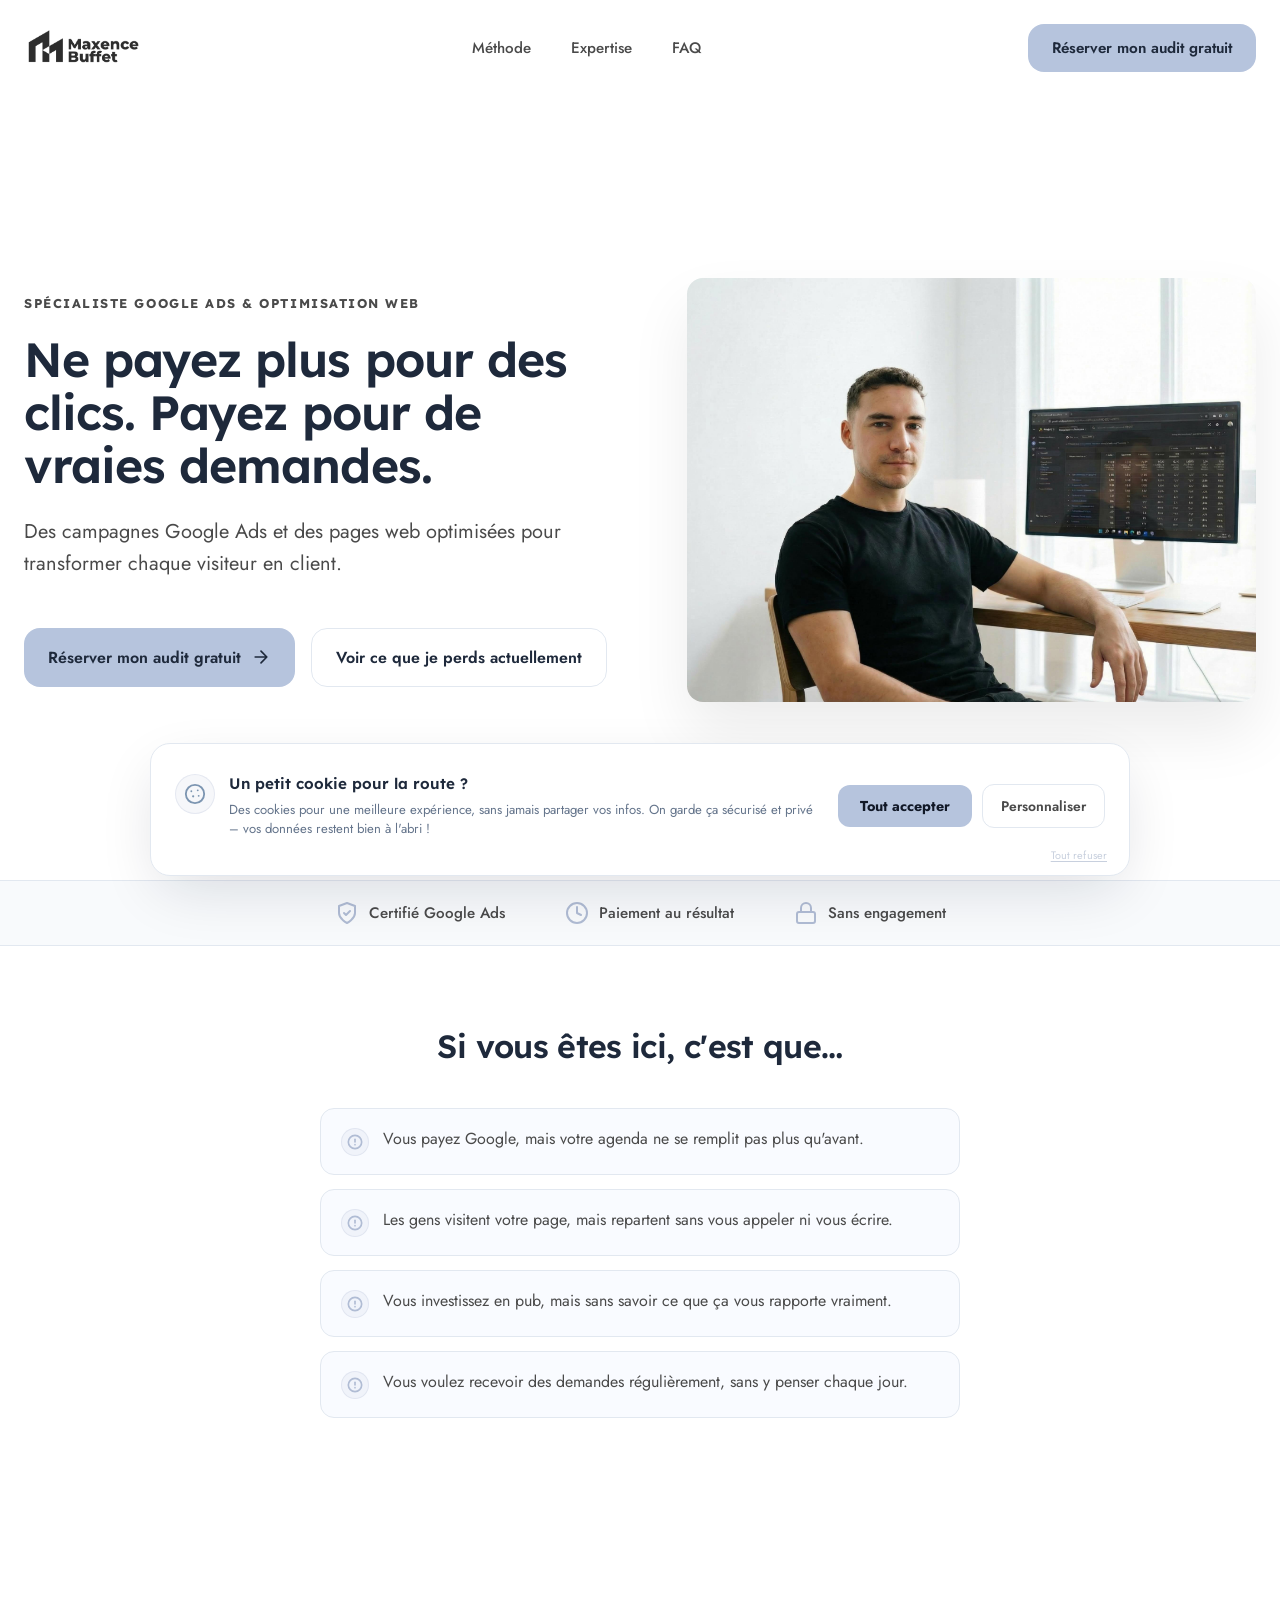
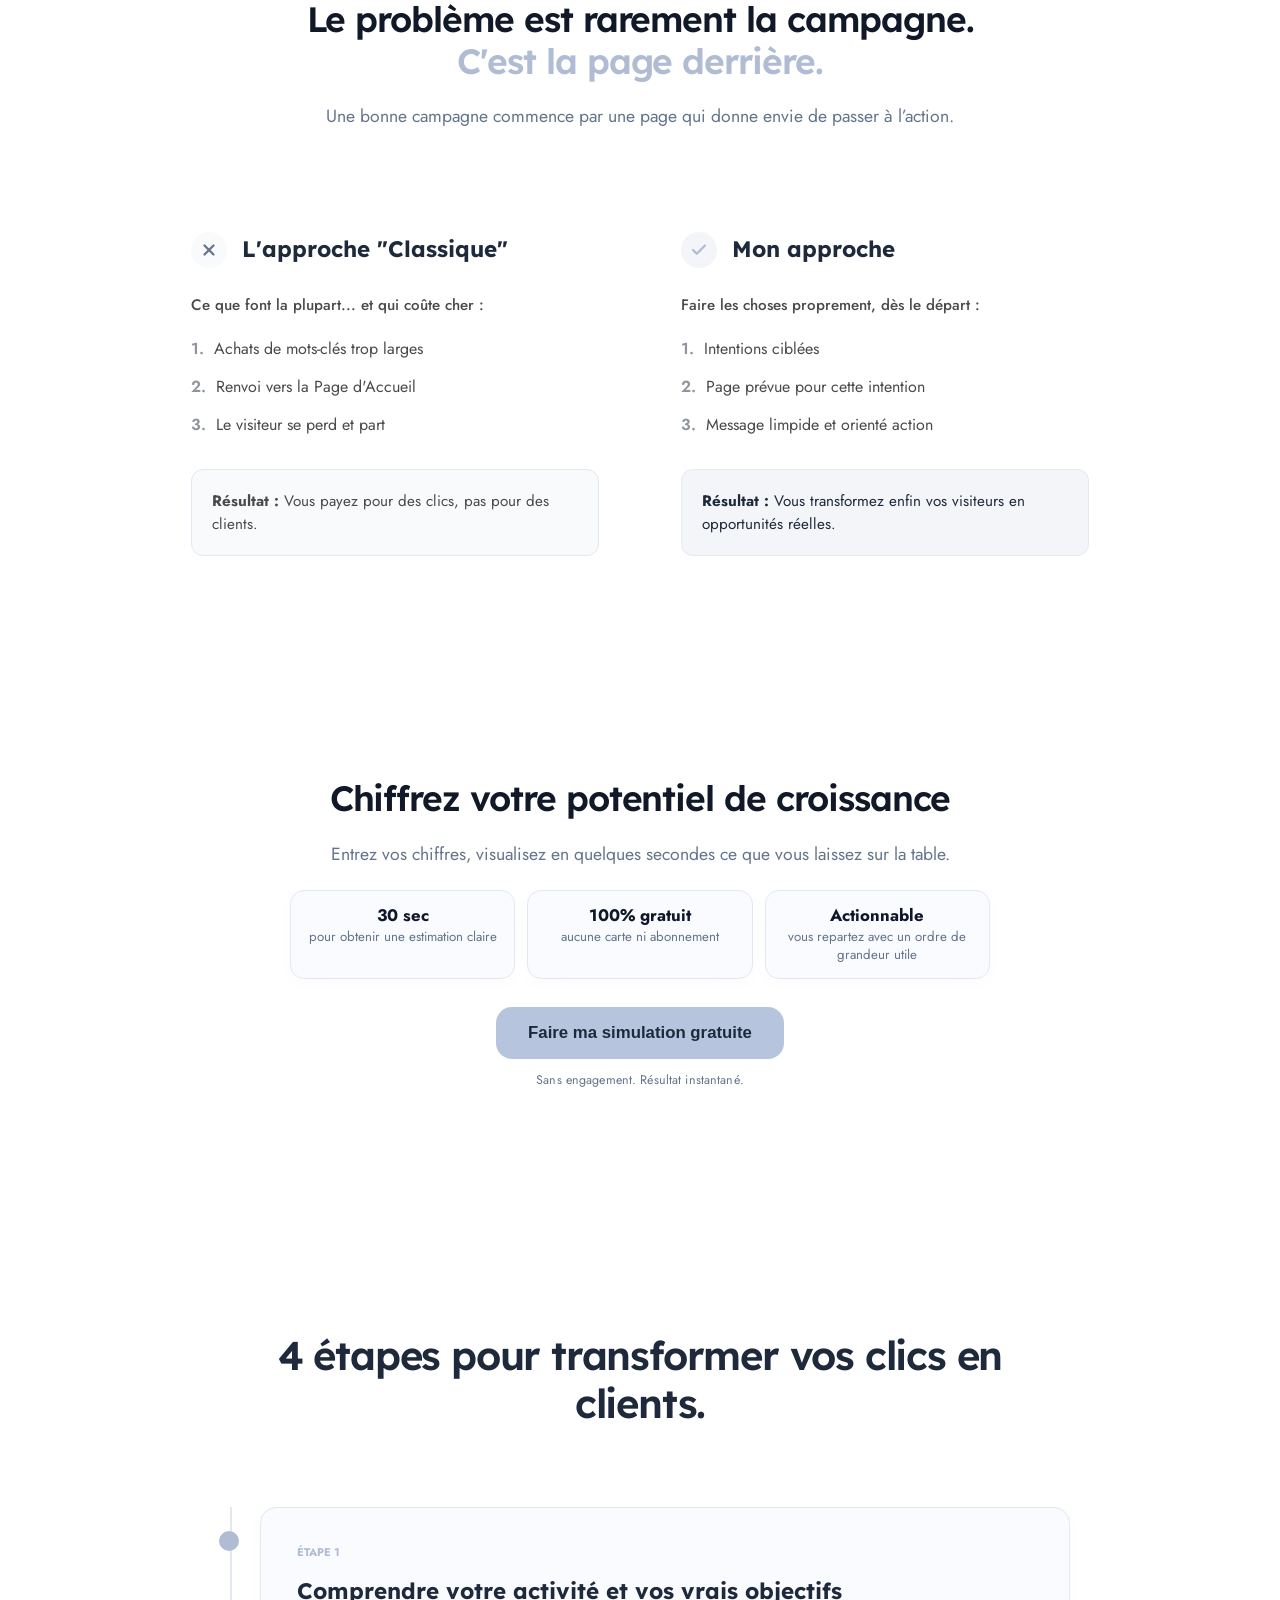
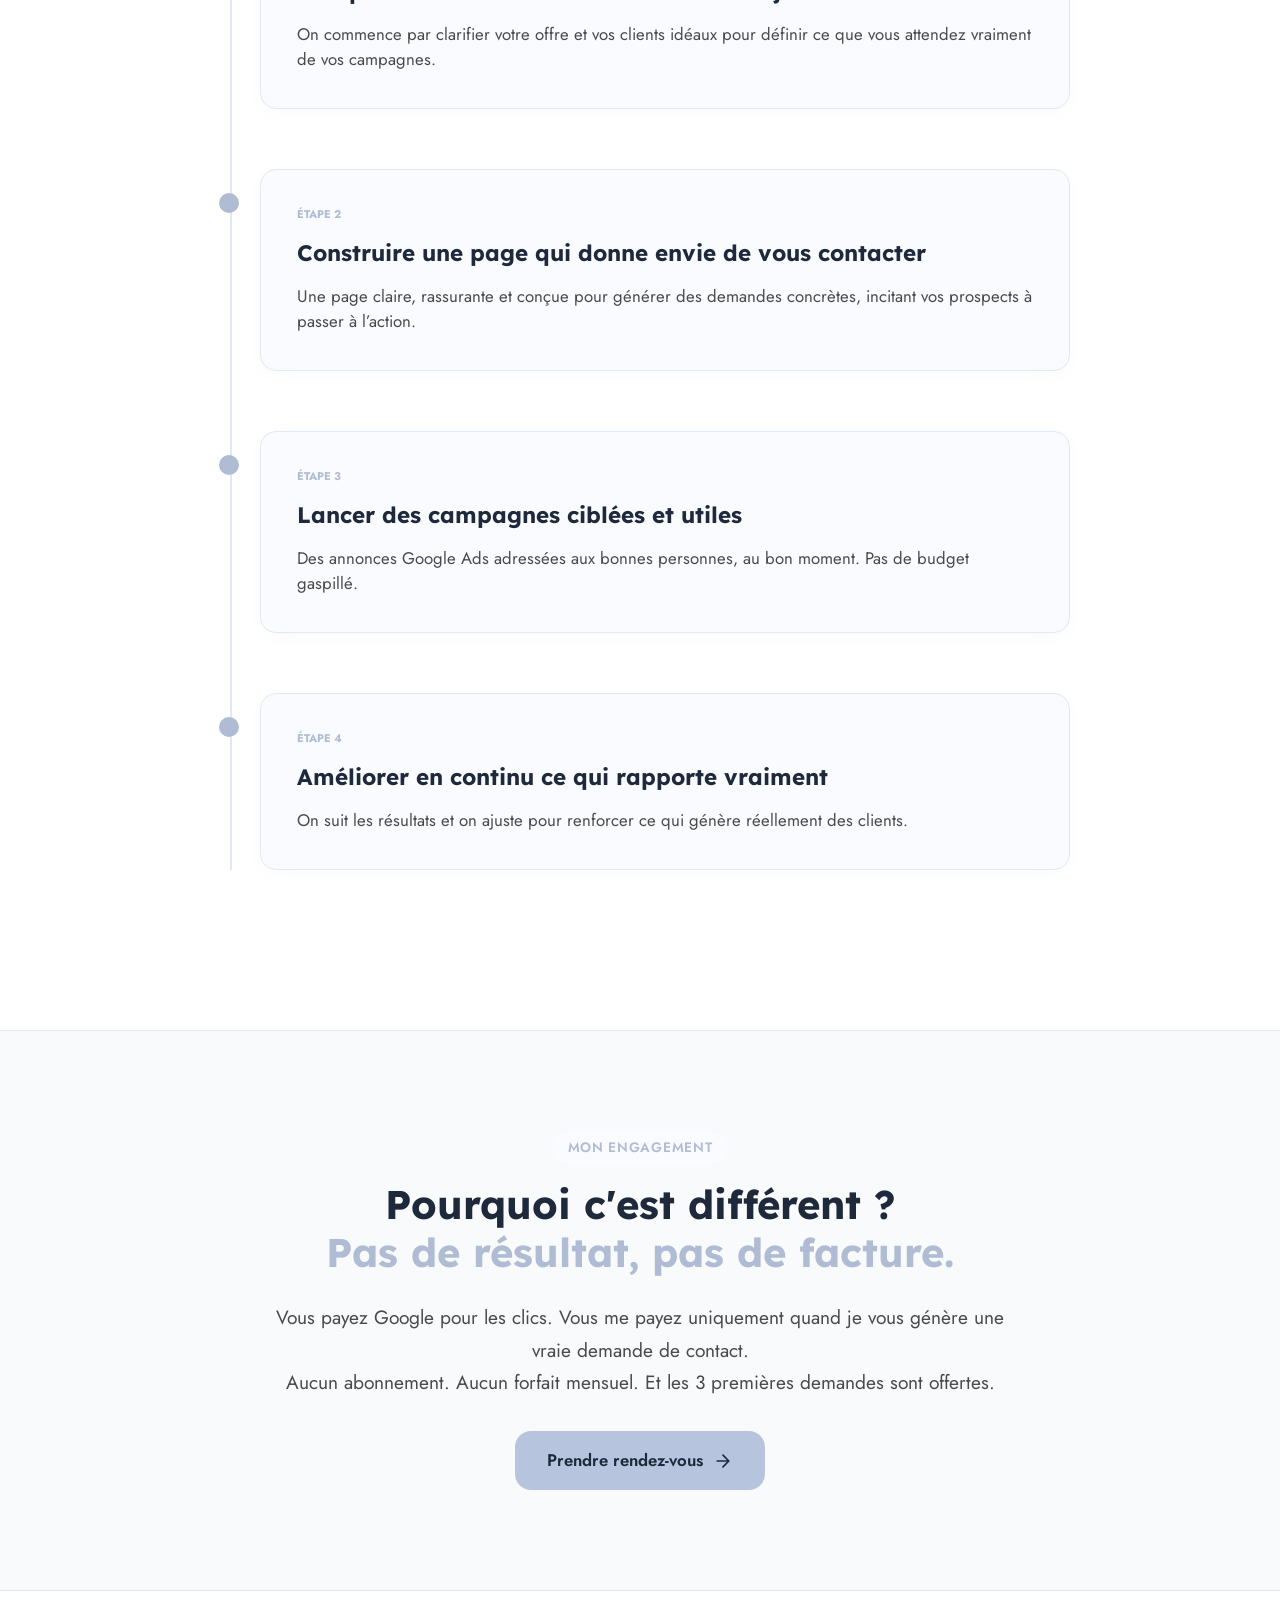
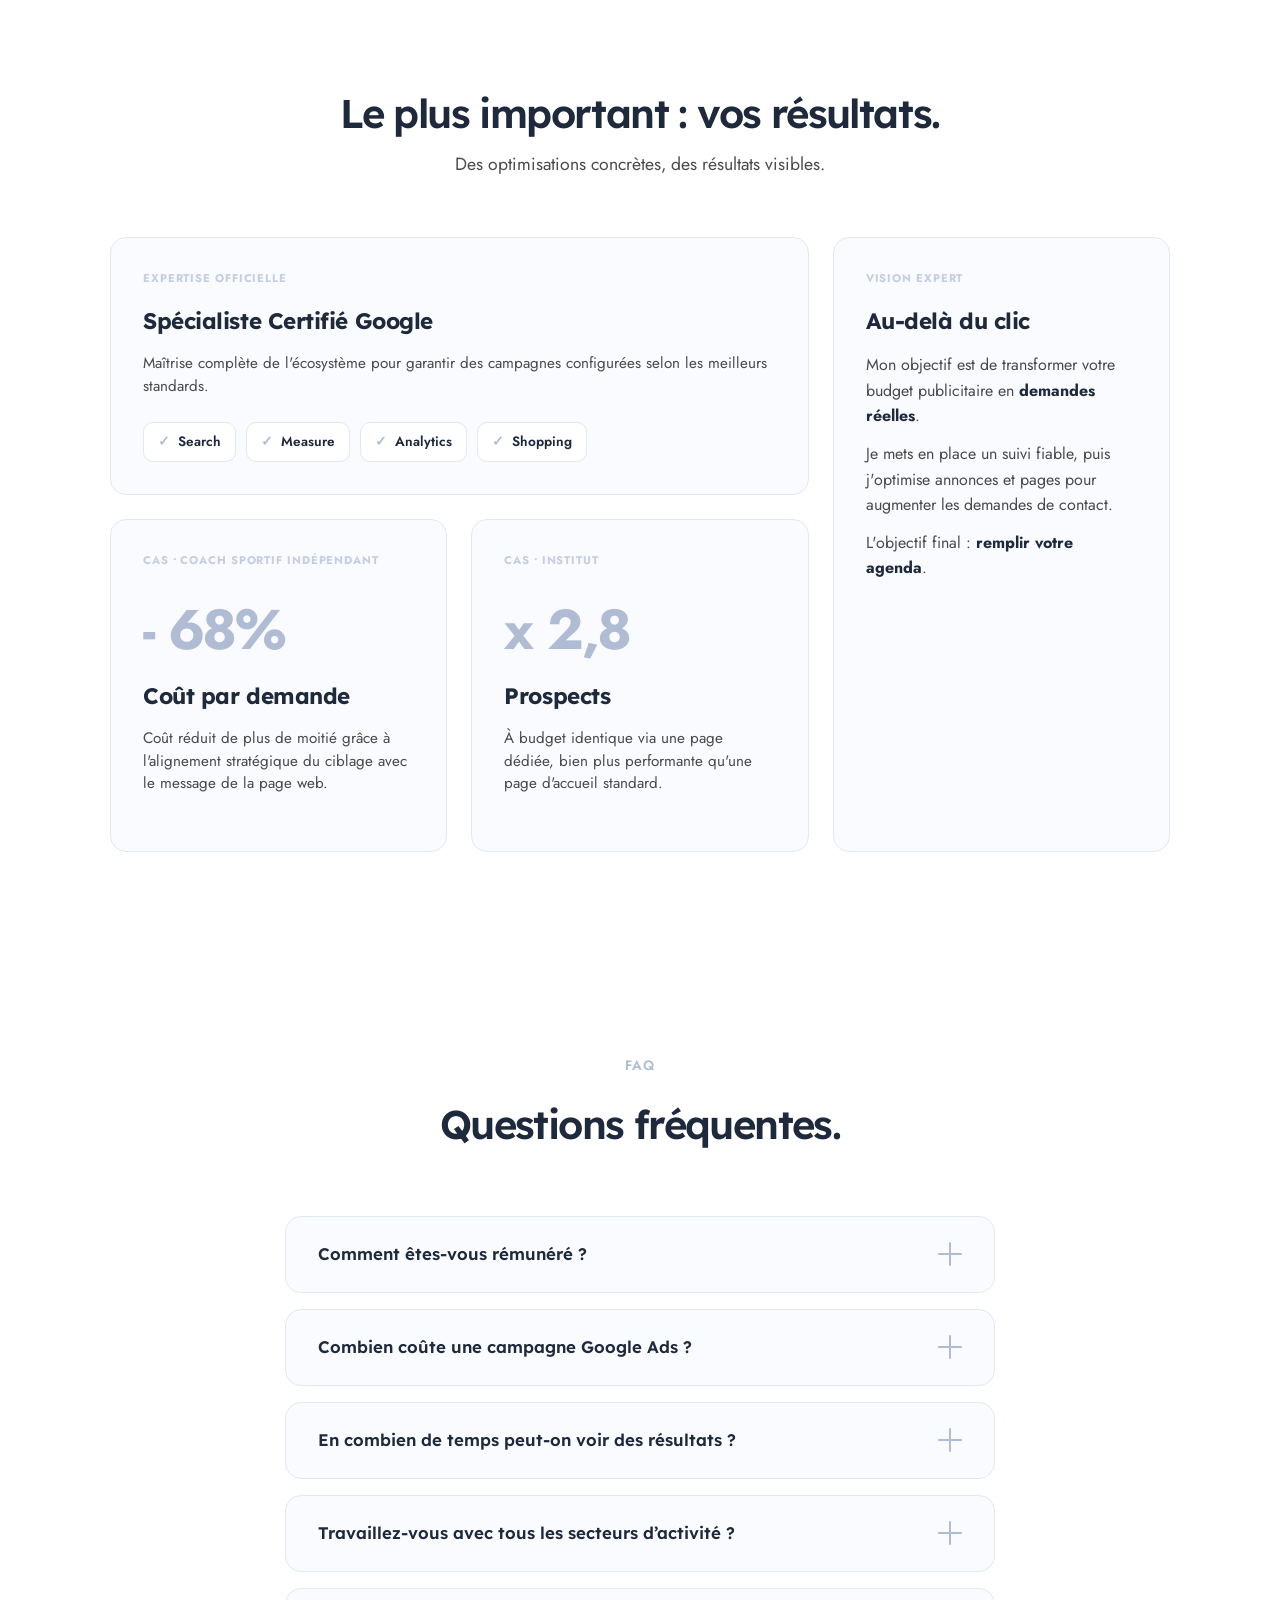
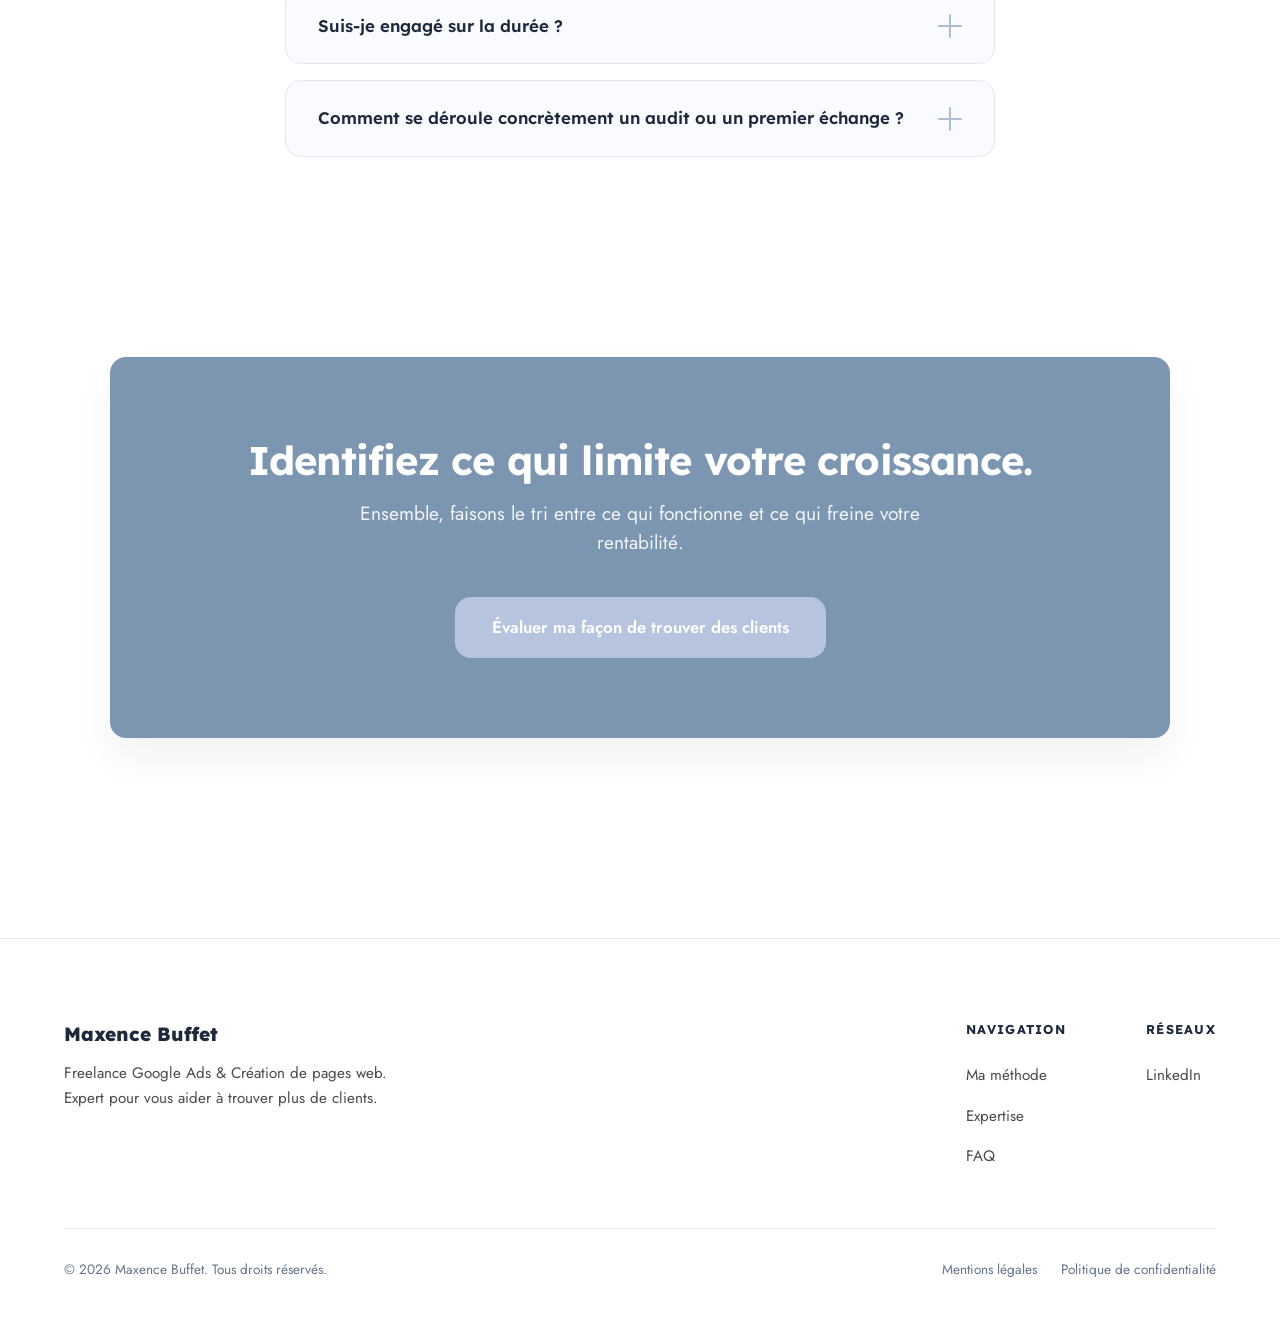
<file: index.html>
﻿<!DOCTYPE html>
<html lang="fr">

<head>
    <!-- Google Tag Manager -->
    <script>(function(w,d,s,l,i){w[l]=w[l]||[];w[l].push({'gtm.start':
    new Date().getTime(),event:'gtm.js'});var f=d.getElementsByTagName(s)[0],
    j=d.createElement(s),dl=l!='dataLayer'?'&l='+l:'';j.async=true;j.src=
    'https://www.googletagmanager.com/gtm.js?id='+i+dl;f.parentNode.insertBefore(j,f);
    })(window,document,'script','dataLayer','GTM-TQXKWZW6');</script>
    <!-- End Google Tag Manager -->
    <meta charset="UTF-8">
    <meta name="viewport" content="width=device-width, initial-scale=1.0">
    <title>Maxence Buffet - Spécialiste Google Ads & Site web</title>
    <link rel="preconnect" href="https://fonts.googleapis.com">
    <link rel="preconnect" href="https://fonts.gstatic.com" crossorigin>
    <link
        href="https://fonts.googleapis.com/css2?family=Jost:wght@400;500;600;700&family=Lexend+Deca:wght@400;500;600;700;800&display=swap"
        rel="stylesheet">
    <link rel="stylesheet" href="style.css">
    <style>
        :root {
            --primary-blue: #b0bcd4;
            /* Ton bleu signature */
            --primary-blue-light: rgba(176, 188, 212, 0.15);
            --text-main: #111111;
            --text-soft: #4a4a4a;
            --text-muted: #94a3b8;
            --bg-page: #ffffff;
            --bg-card: #f9fbff;
            --border-color: #eef2f8;
            --neutral-bg: #f8fafc;
            --radius-card: 16px;
        }

        .comparison-section {
            padding: clamp(45px, 10vw, 100px) 20px;
            max-width: 1000px;
            margin: 0 auto;
            font-family: var(--font-body);
        }

        .section-header {
            text-align: center;
            margin-bottom: clamp(40px, 8vw, 60px);
            /* FIX: Assure le centrage du bloc lui-même s'il est contraint */
            width: 100%;
            margin-left: auto;
            margin-right: auto;
        }

        .section-header h2 {
            font-size: clamp(1.8rem, 5vw, 2.5rem);
            font-weight: 600;
            letter-spacing: -0.03em;
            line-height: 1.2;
            margin-bottom: 20px;
            /* FIX: Force le centrage du texte */
            text-align: center;
            margin-left: auto;
            margin-right: auto;
        }

        /* FIX MOBILE 360px: Ajustement plus subtil */
        @media (max-width: 360px) {
            .section-header h2 .highlight-blue {
                font-size: 1.75rem;
                /* Réduction moins drastique (plus subtile) */
                white-space: nowrap;
                /* Maintient sur une ligne */
                letter-spacing: -0.02em;
                /* Aide légère à l'intégration */
            }
        }

        .highlight-blue {
            color: var(--primary-blue);
            position: relative;
            display: inline-block;
        }

        .section-intro {
            color: var(--text-soft);
            font-size: clamp(1rem, 2.5vw, 1.1rem);
            max-width: 700px;
            /* FIX: Maintient le centrage du bloc paragraphe */
            margin: 0 auto;
            line-height: 1.5;
            /* FIX: Force le centrage du texte à l'intérieur */
            text-align: center;
        }

        .comparison-container {
            display: flex;
            position: relative;
            gap: 20px;
            flex-direction: column;
            /* Mobile par défaut */
        }

        /* --- COLONNES STYLE MOBILE --- */
        .comparison-column {
            flex: 1;
            padding: 30px 20px;
            border-radius: var(--radius-card);
            border: 1px solid var(--border-color);
            position: relative;
            z-index: 2;
            transition: all 0.4s cubic-bezier(0.2, 0.8, 0.2, 1);
            background-color: var(--bg-card);
        }

        /* Mise en avant automatique du Premium sur Mobile */
        @media (max-width: 991px) {
            .comparison-column.premium {
                background-color: #ffffff;
                border-color: var(--primary-blue);
                box-shadow: 0 10px 30px rgba(176, 188, 212, 0.1);
                opacity: 1;
            }

            .comparison-column.classic {
                opacity: 0.8;
            }
        }

        /* --- LOGIQUE DESKTOP (DÈS 992px) --- */
        @media (min-width: 992px) {
            .comparison-container {
                flex-direction: row;
            }

            .comparison-divider {
                position: absolute;
                left: 50%;
                top: 40px;
                bottom: 40px;
                width: 1px;
                background-color: var(--border-color);
                transform: translateX(-50%);
                z-index: 1;
                display: block;
            }

            .comparison-column {
                background-color: transparent;
                border-color: transparent;
                opacity: 0.7;
                /* État neutre/éteint */
                padding: 40px 30px;
            }

            /* On annule le forçage premium du mobile pour le desktop */
            .comparison-column.premium {
                background-color: transparent;
                border-color: transparent;
                box-shadow: none;
            }

            /* L'effet Hover réactive le style premium au survol */
            .comparison-column:hover {
                opacity: 1;
                border-color: var(--primary-blue);
                background-color: var(--bg-page);
                transform: translateY(-8px);
                box-shadow: 0 20px 40px rgba(176, 188, 212, 0.15);
            }
        }

        /* --- ÉLÉMENTS INTERNES --- */
        .col-header {
            display: flex;
            align-items: center;
            gap: 15px;
            margin-bottom: 25px;
        }

        .icon-wrapper {
            width: 36px;
            height: 36px;
            border-radius: 50%;
            display: flex;
            align-items: center;
            justify-content: center;
            flex-shrink: 0;
        }

        .icon-bad {
            background-color: var(--neutral-bg);
            color: var(--text-muted);
        }

        .icon-good {
            background-color: var(--primary-blue-light);
            color: var(--primary-blue);
        }

        .col-title {
            font-size: clamp(1.2rem, 3vw, 1.4rem);
            font-weight: 700;
            margin: 0;
        }

        .col-subtitle {
            font-size: 0.95rem;
            color: var(--text-soft);
            margin-bottom: 20px;
            font-weight: 500;
        }

        .comparison-list {
            list-style: none;
            padding: 0;
            margin: 0 0 32px 0;
        }

        .comparison-list li {
            margin-bottom: 14px;
            color: var(--text-soft);
            display: flex;
            gap: 10px;
            font-size: 1rem;
            line-height: 1.5;
        }

        .list-number {
            font-weight: 600;
            color: var(--text-main);
            opacity: 0.5;
        }

        .result-box {
            padding: 20px;
            border-radius: 12px;
            font-size: 0.95rem;
            line-height: 1.5;
            border: 1px solid transparent;
        }

        .result-bad {
            background-color: var(--neutral-bg);
            color: var(--text-soft);
            border-color: var(--border-color);
        }

        .result-good {
            background-color: var(--primary-blue-light);
            color: var(--text-main);
            border-color: rgba(176, 188, 212, 0.2);
        }

        .animate-on-scroll {
            opacity: 0;
            transform: translateY(20px);
            transition: all 0.6s ease-out;
        }

        .is-visible {
            opacity: 1;
            transform: translateY(0);
        }
    </style>

    <style>
        /* --- VARIABLES & THÈME --- */
        :root {
            --accent-blue-brand: #a3b0c2;
            --accent-blue-vibrant: #7c95b1;
            --accent-blue-dark: #5a738f;
            --brand-cta-light: #B6C4DD;
            /* Votre couleur spécifique */
            --brand-cta-hover: #c8d4e8;
            --wa-green: #25D366;
            --text-main: #1e293b;
            --text-muted: #64748b;
            --bg-light: #f1f5f9;
            --border-color: #e2e8f0;
        }

        #section-simulation {
            background-color: transparent;
            padding: clamp(40px, 8vw, 80px) 20px;
            color: var(--text-main);
        }

        .sim-container {
            max-width: 1100px;
            margin: 0 auto;
            display: flex;
            flex-direction: column;
            align-items: center;
        }

        .sim-intro-card {
            width: 100%;
            max-width: 820px;
            background: linear-gradient(180deg, #ffffff 0%, #f8fbff 100%);
            border: 1px solid var(--border-color);
            border-radius: 24px;
            padding: clamp(24px, 4vw, 38px);
            box-shadow: 0 20px 50px -25px rgba(30, 41, 59, 0.2);
            text-align: center;
        }

        .sim-kicker {
            display: inline-block;
            font-size: 0.78rem;
            letter-spacing: 0.08em;
            text-transform: uppercase;
            color: var(--accent-blue-dark);
            background: rgba(124, 149, 177, 0.12);
            border: 1px solid rgba(124, 149, 177, 0.18);
            border-radius: 999px;
            padding: 6px 12px;
            margin-bottom: 14px;
            font-weight: 700;
        }

        .sim-proof-grid {
            display: grid;
            grid-template-columns: repeat(3, minmax(0, 1fr));
            gap: 12px;
            margin-top: 22px;
        }

        .sim-proof-item {
            background: var(--bg-card);
            border: 1px solid var(--border-color);
            border-radius: 14px;
            padding: 14px 14px;
            box-shadow: 0 4px 20px rgba(0, 0, 0, 0.02);
            transition: transform 0.25s ease, box-shadow 0.25s ease, border-color 0.25s ease;
        }

        .sim-proof-item:hover {
            transform: translateY(-2px);
            box-shadow: 0 8px 22px -6px rgba(124, 149, 177, 0.22);
            border-color: rgba(124, 149, 177, 0.5);
        }

        .sim-proof-item strong {
            display: block;
            font-size: 1.05rem;
            color: #0f172a;
            line-height: 1.2;
        }

        .sim-proof-item span {
            display: block;
            margin-top: 3px;
            font-size: 0.83rem;
            color: var(--text-muted);
            line-height: 1.35;
        }

        .sim-cta-wrap {
            margin-top: 28px;
            text-align: center;
        }

        .section-header .sim-note {
            margin-top: 12px;
            font-size: 0.78rem;
            color: var(--text-muted);
            letter-spacing: 0.01em;
        }

        /* --- EN-TÊTE --- */
        .section-header {
            text-align: center;
            max-width: 700px;
            margin-left: auto;
            margin-right: auto;
            margin-bottom: clamp(40px, 6vw, 60px);
        }

        .section-header h2 {
            font-size: clamp(1.8rem, 5vw, 2.2rem);
            font-weight: 600;
            color: #111827;
            margin-bottom: 20px;
            line-height: 1.2;
            margin-top: 0;
        }

        .section-header p {
            font-size: clamp(1rem, 3vw, 1.1rem);
            color: var(--text-muted);
            line-height: 1.6;
            margin: 0;
        }

        /* --- CARTE PRINCIPALE --- */
        .widget-wrapper {
            width: 100%;
            max-width: 680px;
            position: relative;
        }

        .calculator-card {
            background-color: #ffffff;
            border-radius: 24px;
            box-shadow: 0 20px 60px -15px rgba(0, 0, 0, 0.1);
            padding: 40px;
            border: 1px solid var(--border-color);
            overflow: hidden;
            /* Effet "Slow Motion" conservé */
            transition: transform 0.8s cubic-bezier(0.25, 0.8, 0.25, 1), box-shadow 0.8s ease;
        }

        @media (max-width: 480px) {
            .calculator-card {
                padding: 25px 20px;
            }
        }

        .calculator-card:hover {
            transform: translateY(-8px);
            box-shadow: 0 30px 80px -10px rgba(0, 0, 0, 0.15);
            border-color: #cbd5e1;
        }

        /* --- TYPO --- */
        .calc-h1 {
            font-size: clamp(1.3rem, 4vw, 1.5rem);
            font-weight: 600;
            text-align: center;
            margin-bottom: 15px;
            margin-top: 0;
        }

        .calc-sub {
            text-align: center;
            color: var(--text-muted);
            margin-bottom: 30px;
            font-size: 0.95rem;
            line-height: 1.6;
            margin-top: 0;
        }

        /* --- SLIDERS & INPUTS --- */
        .inp-group {
            margin-bottom: 20px;
            text-align: left;
        }

        .inp-label {
            display: block;
            font-size: 0.9rem;
            color: var(--text-main);
            margin-bottom: 8px;
            font-weight: 600;
        }

        .inp-field {
            width: 100%;
            padding: 14px;
            border-radius: 12px;
            border: 1px solid var(--border-color);
            font-size: 1rem;
            box-sizing: border-box;
            transition: all 0.3s ease;
        }

        .inp-field:focus {
            outline: none;
            border-color: var(--brand-cta-light);
            box-shadow: 0 0 0 4px rgba(182, 196, 221, 0.3);
        }

        .slider-box {
            background: #f8fafc;
            padding: 25px;
            border-radius: 15px;
            border: 1px solid var(--border-color);
            margin-bottom: 20px;
        }

        .flex-v-center {
            display: flex;
            align-items: center;
            gap: 15px;
        }

        @media (max-width: 400px) {
            .flex-v-center {
                flex-direction: column;
            }
        }

        input[type="range"] {
            flex-grow: 1;
            accent-color: var(--accent-blue-vibrant);
            cursor: pointer;
        }

        .adv-toggle {
            text-align: center;
            margin: 25px 0;
            cursor: pointer;
            background-color: #ffffff;
            border: 2px solid var(--border-color);
            color: #334155;
            padding: 14px 20px;
            border-radius: 12px;
            font-size: 0.95rem;
            font-weight: 600;
            display: flex;
            align-items: center;
            justify-content: center;
            gap: 10px;
            transition: all 0.2s ease;
        }

        .adv-toggle:hover {
            border-color: var(--accent-blue-vibrant);
            background-color: #f8fafc;
            transform: translateY(-2px);
        }

        .adv-content {
            display: none;
            background: #f1f5f9;
            padding: 20px;
            border-radius: 12px;
            margin-bottom: 20px;
            border: 1px solid var(--border-color);
        }

        .adv-content.open {
            display: block;
            animation: slideDown 0.3s ease;
        }

        .adv-grid {
            display: grid;
            grid-template-columns: 1fr 1fr;
            gap: 15px;
        }

        @media (max-width: 500px) {
            .adv-grid {
                grid-template-columns: 1fr;
            }

            .sim-proof-grid {
                display: flex;
                flex-wrap: wrap;
                justify-content: center;
                gap: 8px;
            }

            .sim-proof-item {
                background: rgba(124, 149, 177, 0.09);
                border: none;
                border-radius: 999px;
                padding: 7px 14px;
                display: flex;
                align-items: center;
                flex: 0 1 auto;
                text-align: left;
            }

            .sim-proof-item strong {
                display: inline;
                font-size: 0.85rem;
            }

            .sim-proof-item span {
                display: none;
            }
        }

        /* --- VISUALISATION --- */
        .visu-area {
            margin-top: 15px;
            padding: 20px 0;
            border-top: 1px solid var(--border-color);
        }

        .bar-row {
            display: flex;
            align-items: center;
            margin-bottom: 12px;
        }

        .bar-lbl {
            width: 100px;
            font-size: 0.8rem;
            color: var(--text-muted);
        }

        .bar-trk {
            flex-grow: 1;
            height: 8px;
            background: #e2e8f0;
            border-radius: 4px;
            overflow: hidden;
            margin-right: 15px;
        }

        .bar-fill {
            height: 100%;
            transition: width 0.8s ease;
        }

        .fil-cur {
            background-color: #cbd5e1;
        }

        .fil-pot {
            background-color: var(--accent-blue-vibrant);
        }

        .res-box {
            text-align: center;
            padding: 10px 0 30px 0;
            border-bottom: 2px solid var(--border-color);
        }

        .res-val {
            color: #111827;
            font-size: clamp(2rem, 8vw, 2.8rem);
            font-weight: 900;
            line-height: 1.2;
        }

        .persuasion {
            font-size: 1rem;
            line-height: 1.6;
            color: var(--text-main);
            margin: 30px 0;
            text-align: center;
        }

        /* --- CHOIX FINAUX --- */
        .choice-grid {
            display: grid;
            grid-template-columns: 1fr;
            gap: 20px;
            margin-top: 30px;
        }

        @media (min-width: 600px) {
            .choice-grid {
                grid-template-columns: 1fr 1fr;
            }
        }

        .choice-card {
            background: #fff;
            border: 1px solid var(--border-color);
            border-radius: 16px;
            padding: 25px 20px;
            text-align: center;
            display: flex;
            flex-direction: column;
            justify-content: space-between;
            transition: all 0.4s ease;
        }

        /* CONFIGURATION RESPONSIVE HOVER (Mis à jour à 430px) */

        /* Desktop (> 430px) : On garde l'animation au survol */
        @media (min-width: 431px) {
            .choice-card:hover {
                border-color: var(--accent-blue-vibrant);
                transform: translateY(-5px);
            }
        }

        /* Mobile (<= 430px) : État "activé" par défaut, sans mouvement */
        @media (max-width: 430px) {
            .choice-card {
                border-color: var(--accent-blue-vibrant);
                /* Bordure bleue active par défaut */
                box-shadow: 0 4px 15px rgba(0, 0, 0, 0.03);
                /* Légère ombre fixe */
                transform: none !important;
                /* Pas de mouvement */
            }
        }

        .btn-c-prm {
            background: var(--accent-blue-vibrant);
            color: white;
            border: none;
            padding: 14px;
            border-radius: 16px;
            font-weight: 700;
            cursor: pointer;
            display: block;
            transition: all 0.2s;
            font-size: 0.95rem;
            box-shadow: 0 4px 12px rgba(124, 149, 177, 0.3);
        }

        .btn-c-prm:hover {
            background: var(--accent-blue-dark);
            transform: scale(1.02);
        }

        .btn-c-wa {
            background: transparent;
            color: #475569;
            border: 2px solid var(--border-color);
            padding: 12px;
            border-radius: 16px;
            font-weight: 700;
            cursor: pointer;
            display: block;
            transition: all 0.2s;
            font-size: 0.9rem;
            text-decoration: none;
        }

        .btn-c-wa:hover {
            border-color: var(--wa-green);
            color: var(--wa-green);
            background: rgba(37, 211, 102, 0.05);
            transform: translateY(-1px);
        }

        /* --- MODALE DE CAPTURE --- */

        .modal-card {
            background: #fff;
            width: 100%;
            max-width: 480px;
            margin: 20px;
            border-radius: 24px;
            padding: 40px;
            position: relative;
            box-shadow: 0 25px 50px -12px rgba(0, 0, 0, 0.25);
            transform: translateY(20px);
            transition: transform 0.3s ease;
        }

        #calculator-modal {
            align-items: flex-start;
            padding: 20px 10px;
            overflow-y: auto;
        }

        #calculator-modal .calculator-modal-card {
            max-width: 620px;
            width: min(620px, 96vw);
            max-height: calc(100vh - 40px);
            overflow-y: auto;
            margin: 0 auto;
            padding: 28px 18px;
        }

        #calculator-modal .calculator-card:hover {
            transform: none;
            box-shadow: none;
            border-color: transparent;
        }

        #calculator-modal .close-modal {
            z-index: 2;
            background: #fff;
            border-radius: 999px;
            width: 36px;
            height: 36px;
            line-height: 1;
        }

        .modal-overlay.active .modal-card {
            transform: translateY(0);
        }

        .close-modal {
            position: absolute;
            top: 20px;
            right: 20px;
            background: none;
            border: none;
            font-size: 24px;
            color: var(--text-muted);
            cursor: pointer;
        }

        .btn-submit-final {
            background-color: var(--brand-cta-light);
            /* Ta couleur #B6C4DD */
            color: #111827;
            border: none;
            width: 100%;
            padding: 16px;
            border-radius: 16px;
            font-weight: 700;
            font-size: 1rem;
            cursor: pointer;
            transition: all 0.2s;
            margin-top: 10px;
        }

        .btn-submit-final:hover {
            background-color: var(--brand-cta-hover);
            transform: translateY(-2px);
        }

        /* --- ANIMATIONS --- */
        @keyframes slideDown {
            from {
                opacity: 0;
                transform: translateY(-5px);
            }

            to {
                opacity: 1;
                transform: translateY(0);
            }
        }

        /* --- TRUST BANNER --- */
        .trust-banner {
            background-color: var(--neutral-bg);
            border-top: 1px solid var(--border-color);
            border-bottom: 1px solid var(--border-color);
            padding: 20px 0;
            margin-top: -20px; /* Remonte légèrement sous le hero */
            overflow: hidden;
        }
        
        .trust-track {
            display: flex;
            justify-content: center;
            align-items: center;
            flex-wrap: wrap;
            gap: 60px; /* Augmenté de 30px à 60px pour plus d'espace sur desktop */
            max-width: 1200px;
            margin: 0 auto;
            padding: 0 20px;
        }

        .trust-item {
            display: flex;
            align-items: center;
            gap: 10px;
            font-size: 0.95rem;
            color: var(--text-soft);
            font-weight: 500;
            white-space: nowrap; /* Empêche le texte de se casser sur plusieurs lignes */
        }

        .trust-item svg {
            color: var(--primary-blue);
            flex-shrink: 0;
        }

        .duplicate-item {
            display: none; /* Cachés sur Desktop */
        }

        @keyframes marquee {
            0% { transform: translateX(0); }
            100% { transform: translateX(-50%); } /* Déplace la largeur exacte des 3 premiers éléments + gap */
        }

        @media (max-width: 768px) {
            .trust-banner {
                margin-top: 0;
                padding: 15px 0;
            }
            
            .trust-track {
                flex-wrap: nowrap;
                justify-content: flex-start;
                max-width: none;
                width: max-content; /* Permet à la piste de prendre la taille de son contenu défilant */
                margin: 0;
                padding: 0;
                gap: 40px; /* Conserve un bon espace régulier dans le défilement */
                animation: marquee 15s linear infinite;
            }
            
            .duplicate-item {
                display: flex; /* Active les doublons pour le défilement fluide */
            }

            #calculator-modal {
                padding: 12px 8px;
            }

            #calculator-modal .calculator-modal-card {
                max-height: calc(100vh - 24px);
                padding: 22px 14px;
            }
        }
    </style>
</head>

<body>
    <!-- Google Tag Manager (noscript) -->
    <noscript><iframe src="https://www.googletagmanager.com/ns.html?id=GTM-TQXKWZW6"
    height="0" width="0" style="display:none;visibility:hidden"></iframe></noscript>
    <!-- End Google Tag Manager (noscript) -->

    <!-- Navigation -->
    <header class="navbar">
        <div class="container nav-container">
            <a href="#" class="logo">
                <img src="assets/logo-maxence.png" alt="Logo Maxence Buffet" style="height: 48px; object-fit: contain;">
            </a>

            <nav class="nav-links">
                <a href="#methode">Méthode</a>
                <a href="#expertise">Expertise</a>
                <a href="#faq" class="nav-link-faq">FAQ</a>
            </nav>

            <div class="nav-actions">
                <a href="#" data-trigger="contact-modal" class="btn btn-primary btn-sm">Réserver mon audit gratuit</a>
            </div>

            <a href="#" data-trigger="contact-modal" class="btn btn-primary btn-sm mobile-cta">Mon audit gratuit</a>

            <button class="mobile-menu-btn">
                <svg width="24" height="24" viewBox="0 0 24 24" fill="none" stroke="currentColor" stroke-width="2">
                    <path d="M4 6h16M4 12h16M4 18h16" stroke-linecap="round" stroke-linejoin="round" />
                </svg>
            </button>
        </div>
    </header>

    <!-- Hero Section -->
    <section class="hero">
        <div class="container hero-container">
            <div class="hero-content">
                <span class="hero-tag">
                    <span class="desktop-only">SPÉCIALISTE GOOGLE ADS & OPTIMISATION WEB</span>
                    <span class="mobile-only">SPÉCIALISTE ADS & OPTIMISATION</span>
                </span>

                <h1 class="hero-title">
                    Ne payez plus pour des clics. Payez pour de vraies demandes.
                </h1>

                <p class="hero-description">
                    Des campagnes Google Ads et des pages web optimisées pour transformer chaque visiteur en client.
                </p>

                <div class="hero-buttons">
                    <a href="#" data-trigger="contact-modal" class="btn btn-primary">
                        Réserver mon audit gratuit
                        <svg width="20" height="20" viewBox="0 0 24 24" fill="none" stroke="currentColor"
                            stroke-width="2">
                            <path d="M5 12h14M12 5l7 7-7 7" stroke-linecap="round" stroke-linejoin="round" />
                        </svg>
                    </a>
                    <a href="#section-simulation" class="btn btn-outline">Voir ce que je perds actuellement</a>
                </div>
            </div>

            <div class="hero-image-wrapper">
                <img src="assets/hero-maxence.png" alt="Maxence à son bureau" class="main-image">
            </div>
        </div>
    </section>

    <!-- Trust Banner -->
    <div class="trust-banner">
        <div class="trust-track">
            <div class="trust-item">
                <svg width="24" height="24" viewBox="0 0 24 24" fill="none" stroke="currentColor" stroke-width="2" stroke-linecap="round" stroke-linejoin="round">
                    <path d="M12 22s8-4 8-10V5l-8-3-8 3v7c0 6 8 10 8 10z"></path>
                    <path d="M9 12l2 2 4-4"></path>
                </svg>
                <span>Certifié Google Ads</span>
            </div>
            <div class="trust-item">
                <svg width="24" height="24" viewBox="0 0 24 24" fill="none" stroke="currentColor" stroke-width="2" stroke-linecap="round" stroke-linejoin="round">
                    <circle cx="12" cy="12" r="10"></circle>
                    <polyline points="12 6 12 12 16 14"></polyline>
                </svg>
                <span>Paiement au résultat</span>
            </div>
            <div class="trust-item">
                <svg width="24" height="24" viewBox="0 0 24 24" fill="none" stroke="currentColor" stroke-width="2" stroke-linecap="round" stroke-linejoin="round">
                    <rect x="3" y="11" width="18" height="11" rx="2" ry="2"></rect>
                    <path d="M7 11V7a5 5 0 0 1 10 0v4"></path>
                </svg>
                <span>Sans engagement</span>
            </div>
            
            <!-- Copies pour le défilement infini sur mobile -->
            <div class="trust-item duplicate-item" aria-hidden="true">
                <svg width="24" height="24" viewBox="0 0 24 24" fill="none" stroke="currentColor" stroke-width="2" stroke-linecap="round" stroke-linejoin="round">
                    <path d="M12 22s8-4 8-10V5l-8-3-8 3v7c0 6 8 10 8 10z"></path>
                    <path d="M9 12l2 2 4-4"></path>
                </svg>
                <span>Certifié Google Ads</span>
            </div>
            <div class="trust-item duplicate-item" aria-hidden="true">
                <svg width="24" height="24" viewBox="0 0 24 24" fill="none" stroke="currentColor" stroke-width="2" stroke-linecap="round" stroke-linejoin="round">
                    <circle cx="12" cy="12" r="10"></circle>
                    <polyline points="12 6 12 12 16 14"></polyline>
                </svg>
                <span>Paiement au résultat</span>
            </div>
            <div class="trust-item duplicate-item" aria-hidden="true">
                <svg width="24" height="24" viewBox="0 0 24 24" fill="none" stroke="currentColor" stroke-width="2" stroke-linecap="round" stroke-linejoin="round">
                    <rect x="3" y="11" width="18" height="11" rx="2" ry="2"></rect>
                    <path d="M7 11V7a5 5 0 0 1 10 0v4"></path>
                </svg>
                <span>Sans engagement</span>
            </div>
        </div>
    </div>

    <!-- Section Problème -->
    <section class="problem-section animate-on-scroll">
        <div class="problem-container">
            <h2 class="problem-title">Si vous êtes ici, c'est que…</h2>
            <ul class="problem-list">
                <li class="problem-item">
                    <span class="problem-icon">
                        <svg width="16" height="16" viewBox="0 0 24 24" fill="none" stroke="currentColor" stroke-width="2.5" stroke-linecap="round" stroke-linejoin="round"><path d="M12 2C6.48 2 2 6.48 2 12s4.48 10 10 10 10-4.48 10-10S17.52 2 12 2z"/><line x1="12" y1="8" x2="12" y2="12"/><line x1="12" y1="16" x2="12.01" y2="16"/></svg>
                    </span>
                    <span>Vous payez Google, mais votre agenda ne se remplit pas plus qu'avant.</span>
                </li>
                <li class="problem-item">
                    <span class="problem-icon">
                        <svg width="16" height="16" viewBox="0 0 24 24" fill="none" stroke="currentColor" stroke-width="2.5" stroke-linecap="round" stroke-linejoin="round"><path d="M12 2C6.48 2 2 6.48 2 12s4.48 10 10 10 10-4.48 10-10S17.52 2 12 2z"/><line x1="12" y1="8" x2="12" y2="12"/><line x1="12" y1="16" x2="12.01" y2="16"/></svg>
                    </span>
                    <span>Les gens visitent votre page, mais repartent sans vous appeler ni vous écrire.</span>
                </li>
                <li class="problem-item">
                    <span class="problem-icon">
                        <svg width="16" height="16" viewBox="0 0 24 24" fill="none" stroke="currentColor" stroke-width="2.5" stroke-linecap="round" stroke-linejoin="round"><path d="M12 2C6.48 2 2 6.48 2 12s4.48 10 10 10 10-4.48 10-10S17.52 2 12 2z"/><line x1="12" y1="8" x2="12" y2="12"/><line x1="12" y1="16" x2="12.01" y2="16"/></svg>
                    </span>
                    <span>Vous investissez en pub, mais sans savoir ce que ça vous rapporte vraiment.</span>
                </li>
                <li class="problem-item">
                    <span class="problem-icon">
                        <svg width="16" height="16" viewBox="0 0 24 24" fill="none" stroke="currentColor" stroke-width="2.5" stroke-linecap="round" stroke-linejoin="round"><path d="M12 2C6.48 2 2 6.48 2 12s4.48 10 10 10 10-4.48 10-10S17.52 2 12 2z"/><line x1="12" y1="8" x2="12" y2="12"/><line x1="12" y1="16" x2="12.01" y2="16"/></svg>
                    </span>
                    <span class="problem-text-desktop">Vous voulez recevoir des demandes régulièrement, sans y penser chaque jour.</span><span class="problem-text-mobile">Vous voulez recevoir des demandes régulièrement, sans devoir y penser chaque jour.</span>
                </li>
            </ul>
        </div>
    </section>

    <section class="comparison-section">
        <div class="section-header animate-on-scroll">
            <h2>Le problème est rarement la campagne.<br />
                <span class="highlight-blue">C'est la page derrière.</span>
            </h2>
            <p class="section-intro">
                Une bonne campagne commence par une page qui donne envie de passer à l’action.
            </p>
        </div>

        <div class="comparison-container">
            <div class="comparison-column classic animate-on-scroll">
                <div class="col-header">
                    <div class="icon-wrapper icon-bad">
                        <svg xmlns="http://www.w3.org/2000/svg" width="18" height="18" viewBox="0 0 24 24" fill="none"
                            stroke="currentColor" stroke-width="3" stroke-linecap="round" stroke-linejoin="round">
                            <line x1="18" y1="6" x2="6" y2="18"></line>
                            <line x1="6" y1="6" x2="18" y2="18"></line>
                        </svg>
                    </div>
                    <h3 class="col-title">L'approche "Classique"</h3>
                </div>
                <p class="col-subtitle">Ce que font la plupart... et qui coûte cher :</p>
                <ul class="comparison-list">
                    <li><span class="list-number">1.</span> Achats de mots-clés trop larges</li>
                    <li><span class="list-number">2.</span> Renvoi vers la Page d'Accueil</li>
                    <li><span class="list-number">3.</span> Le visiteur se perd et part</li>
                </ul>
                <div class="result-box result-bad">
                    <strong>Résultat :</strong> Vous payez pour des clics, pas pour des clients.
                </div>
            </div>

            <div class="comparison-column premium animate-on-scroll" style="transition-delay: 0.1s;">
                <div class="col-header">
                    <div class="icon-wrapper icon-good">
                        <svg xmlns="http://www.w3.org/2000/svg" width="18" height="18" viewBox="0 0 24 24" fill="none"
                            stroke="currentColor" stroke-width="3" stroke-linecap="round" stroke-linejoin="round">
                            <polyline points="20 6 9 17 4 12"></polyline>
                        </svg>
                    </div>
                    <h3 class="col-title">Mon approche</h3>
                </div>
                <p class="col-subtitle">Faire les choses proprement, dès le départ :</p>
                <ul class="comparison-list">
                    <li><span class="list-number">1.</span> Intentions ciblées</li>
                    <li><span class="list-number">2.</span> Page prévue pour cette intention</li>
                    <li><span class="list-number">3.</span> Message limpide et orienté action</li>
                </ul>
                <div class="result-box result-good">
                    <strong>Résultat :</strong> Vous transformez enfin vos visiteurs en opportunités réelles.
                </div>
            </div>
        </div>
    </section>

    <section id="section-simulation" class="animate-on-scroll">
        <div class="sim-container">
            <div class="section-header">
                <h2>Chiffrez votre potentiel de croissance</h2>
                <p>Entrez vos chiffres, visualisez en quelques secondes ce que vous laissez sur la table.</p>
                <div class="sim-proof-grid">
                    <div class="sim-proof-item">
                        <strong>30 sec</strong>
                        <span>pour obtenir une estimation claire</span>
                    </div>
                    <div class="sim-proof-item">
                        <strong>100% gratuit</strong>
                        <span>aucune carte ni abonnement</span>
                    </div>
                    <div class="sim-proof-item">
                        <strong>Actionnable</strong>
                        <span>vous repartez avec un ordre de grandeur utile</span>
                    </div>
                </div>
                <div class="sim-cta-wrap">
                    <button class="btn btn-primary" onclick="openCalculatorModal()">Faire ma simulation gratuite</button>
                    <p class="sim-note">Sans engagement. Résultat instantané.</p>
                </div>
            </div>
        </div>

        <!-- MODALE CALCULATEUR -->
        <div id="calculator-modal" class="modal-overlay">
            <div class="modal-card calculator-modal-card">
                <button class="close-modal" onclick="closeCalculatorModal()">×</button>
                <div class="section-header" style="margin-bottom: 20px;">
                    <h2 style="font-size: 1.5rem;">Votre estimation de manque à gagner</h2>
                    <p style="font-size: 0.92rem; color: var(--text-muted);">Renseignez vos valeurs pour comparer votre revenu actuel et votre revenu potentiel.</p>
                </div>
                
                <div id="step-calculator" class="calculator-card" style="border: none; box-shadow: none; padding: 0;">
                    <div class="slider-box">
                        <label class="inp-label" style="display: flex; align-items: center; gap: 8px;">
                            <svg xmlns="http://www.w3.org/2000/svg" width="22" height="22" viewBox="0 0 24 24"
                                fill="none" stroke="currentColor" stroke-width="1.5" stroke-linecap="round"
                                stroke-linejoin="round"
                                style="color: var(--accent-blue-vibrant); filter: drop-shadow(0 2px 4px rgba(124, 149, 177, 0.15));">
                                <path d="M6 2L3 6v14a2 2 0 0 0 2 2h14a2 2 0 0 0 2-2V6l-3-4z"></path>
                                <line x1="3" y1="6" x2="21" y2="6"></line>
                                <path d="M16 10a4 4 0 0 1-8 0"></path>
                            </svg>
                            Votre panier moyen (ou LTV)
                        </label>
                        <div class="flex-v-center">
                            <input type="range" id="slider" min="10" max="2000" step="10" value="200">
                            <div style="position: relative; width: 110px;">
                                <input type="number" id="customerValue" class="inp-field" value="200"
                                    style="font-weight:700;">
                                <span
                                    style="position:absolute; right:12px; top:50%; transform:translateY(-50%); color:var(--text-muted);">€</span>
                            </div>
                        </div>
                    </div>

                    <div id="advanced-options" style="margin-top: 20px;">
                        <div class="inp-group"><label class="inp-label">Visiteurs mensuels qualifiés</label><input type="number"
                                id="traffic" class="inp-field" value="500"></div>
                        <div class="adv-grid">
                            <div class="inp-group"><label class="inp-label">Taux de conversion actuel (%)</label><input type="number"
                                    id="conversionCurrent" class="inp-field" value="1.0" step="0.1"></div>
                                <div class="inp-group"><label class="inp-label">Taux de conversion visé (%)</label><input type="number"
                                    id="conversionTarget" class="inp-field" value="4.0" step="0.1"></div>
                        </div>
                    </div>

                    <div class="visu-area">
                        <div class="bar-row">
                            <div class="bar-lbl">Revenu actuel</div>
                            <div class="bar-trk">
                                <div class="bar-fill fil-cur" id="barCurrent"></div>
                            </div>
                            <div id="valCurrent" style="font-weight:700">0€</div>
                        </div>
                        <div class="bar-row">
                            <div class="bar-lbl" style="font-weight:700">Revenu potentiel</div>
                            <div class="bar-trk">
                                <div class="bar-fill fil-pot" id="barPotential"></div>
                            </div>
                            <div id="valPotential" style="font-weight:700; color:var(--accent-blue-vibrant)">0€</div>
                        </div>
                    </div>

                    <div class="res-box">
                        <p class="calc-sub" style="margin-bottom:8px;">Manque à gagner mensuel :</p>
                        <div class="res-val" id="lossValue">0 €</div>
                    </div>

                    <div class="action-block">
                        <p class="persuasion">
                            Le trafic est là, mais une partie de vos efforts s'évapore.
                            Ces <strong id="dynamicAmount">...</strong> sont le carburant qui manque à votre croissance.
                        </p>

                        <div class="choice-grid">
                            <!-- C'est ici que ça change : Le bouton ouvre la modale -->
                            <div class="choice-card">
                                <div>
                                    <span
                                        style="display:block; margin-bottom:15px; position:relative; width:48px; height:48px; margin-left:auto; margin-right:auto; border-radius:12px; background:linear-gradient(135deg, var(--bg-light), var(--bg-card)); border:1px solid var(--border-color); display:flex; align-items:center; justify-content:center; box-shadow:0 8px 16px -4px rgba(124,149,177,0.15); color: var(--accent-blue-vibrant);">
                                        <svg xmlns="http://www.w3.org/2000/svg" width="24" height="24"
                                            viewBox="0 0 24 24" fill="none" stroke="currentColor" stroke-width="2"
                                            stroke-linecap="round" stroke-linejoin="round">
                                            <path
                                                d="M15 10l4.553-2.276A1 1 0 0121 8.618v6.764a1 1 0 01-1.447.894L15 14v-4z"
                                                fill="var(--primary-blue-light)" stroke="none"></path>
                                            <rect x="3" y="6" width="12" height="12" rx="2" ry="2"
                                                fill="var(--primary-blue-light)" stroke="none"></rect>
                                            <polygon points="23 7 16 12 23 17 23 7" stroke-width="2"></polygon>
                                            <rect x="1" y="5" width="15" height="14" rx="2" ry="2" stroke-width="2">
                                            </rect>
                                        </svg>
                                    </span>
                                    <span
                                        style="font-weight:700; color:#111827; display:block; margin-bottom:5px;">Diagnostic
                                        Vidéo</span>
                                    <p style="font-size:0.8rem; color:var(--text-muted); margin-bottom:15px;">Recevez
                                        une analyse de votre site et mes pistes d'optimisation sous 48h.</p>
                                </div>
                                <button class="btn-c-prm" onclick="openCaptureModal()">Recevoir (Offert)</button>
                            </div>

                            <!-- WhatsApp reste direct (sans capture) -->
                            <div class="choice-card">
                                <div>
                                    <span
                                        style="display:block; margin-bottom:15px; position:relative; width:48px; height:48px; margin-left:auto; margin-right:auto; border-radius:12px; background:linear-gradient(135deg, rgba(37,211,102,0.05), rgba(37,211,102,0.15)); border:1px solid rgba(37,211,102,0.2); display:flex; align-items:center; justify-content:center; box-shadow:0 8px 16px -4px rgba(37,211,102,0.2); color: var(--wa-green);">
                                        <svg xmlns="http://www.w3.org/2000/svg" width="24" height="24"
                                            viewBox="0 0 24 24" fill="none" stroke="currentColor" stroke-width="2"
                                            stroke-linecap="round" stroke-linejoin="round">
                                            <path
                                                d="M21 11.5a8.38 8.38 0 0 1-.9 3.8 8.5 8.5 0 0 1-7.6 4.7 8.38 8.38 0 0 1-3.8-.9L3 21l1.9-5.7a8.38 8.38 0 0 1-.9-3.8 8.5 8.5 0 0 1 4.7-7.6 8.38 8.38 0 0 1 3.8-.9h.5a8.48 8.48 0 0 1 8 8v.5z"
                                                fill="var(--bg-card)" stroke="none"></path>
                                            <path
                                                d="M21 11.5a8.38 8.38 0 0 1-.9 3.8 8.5 8.5 0 0 1-7.6 4.7 8.38 8.38 0 0 1-3.8-.9L3 21l1.9-5.7a8.38 8.38 0 0 1-.9-3.8 8.5 8.5 0 0 1 4.7-7.6 8.38 8.38 0 0 1 3.8-.9h.5a8.48 8.48 0 0 1 8 8v.5z"
                                                stroke-width="2"></path>
                                        </svg>
                                    </span>
                                    <span
                                        style="font-weight:700; color:#111827; display:block; margin-bottom:5px;">Contact
                                        Rapide</span>
                                    <p style="font-size:0.8rem; color:var(--text-muted); margin-bottom:15px;">Projet
                                        urgent ? Discutons directement de vos enjeux sur WhatsApp.</p>
                                </div>
                                <button class="btn-c-wa" onclick="handleWhatsApp()">Me contacter sur WhatsApp</button>
                            </div>
                        </div>
                    </div>
                </div>
            </div>
        </div>

        <!-- MODALE DE CAPTURE (Masquée par défaut) -->
        <div id="capture-modal" class="modal-overlay">
            <div class="modal-card">
                <button class="close-modal" onclick="closeCaptureModal()">×</button>
                <h3 class="calc-h1">Recevez votre diagnostic vidéo personnalisé</h3>
                <p class="calc-sub" style="margin-bottom: 20px;">Je vous envoie une analyse vidéo claire de votre page,
                    avec des pistes concrètes pour améliorer vos résultats.</p>

                <form onsubmit="handleFinalSubmit(event)">
                    <div class="inp-group">
                        <label class="inp-label">Votre Prénom</label>
                        <input type="text" id="finalName" class="inp-field" placeholder="Thomas" required>
                    </div>
                    <div class="inp-group">
                        <label class="inp-label">URL de votre page de destination</label>
                        <input type="text" id="finalWebsite" class="inp-field" placeholder="Ex: www.monsite.com"
                            required>
                    </div>
                    <div class="inp-group">
                        <label class="inp-label">Email Professionnel</label>
                        <input type="email" id="finalEmail" class="inp-field" placeholder="thomas@entreprise.com"
                            required>
                    </div>

                    <button type="submit" id="btn-final-send" class="btn-submit-final">Recevoir mon diagnostic
                        vidéo</button>
                    <p style="font-size:0.75rem; text-align:center; color:var(--text-muted); margin-top:10px;">🔒 100%
                        Confidentiel.</p>
                </form>
            </div>
        </div>
    </section>

    <!-- Timeline Section -->
    <section class="timeline-section" id="methode">
        <div class="timeline-header">
            <h2>4 étapes pour transformer vos clics en clients.</h2>
        </div>

        <div class="timeline-container" id="timeline">
            <div class="timeline-line-bg"></div>
            <div class="timeline-line-progress" id="progress-line"></div>

            <div class="timeline-item">
                <div class="timeline-dot"></div>
                <div class="timeline-card">
                    <span class="step-label">Étape 1</span>
                    <h3>Comprendre votre activité et vos vrais objectifs</h3>
                    <p>On commence par clarifier votre offre et vos clients idéaux pour définir ce que vous attendez
                        vraiment de vos campagnes.</p>
                </div>
            </div>

            <div class="timeline-item">
                <div class="timeline-dot"></div>
                <div class="timeline-card">
                    <span class="step-label">Étape 2</span>
                    <h3>Construire une page qui donne envie de vous contacter</h3>
                    <p>Une page claire, rassurante et conçue pour générer des demandes concrètes, incitant vos prospects à passer à
                        l’action.</p>
                </div>
            </div>

            <div class="timeline-item">
                <div class="timeline-dot"></div>
                <div class="timeline-card">
                    <span class="step-label">Étape 3</span>
                    <h3>Lancer des campagnes ciblées et utiles</h3>
                    <p>Des annonces Google Ads adressées aux bonnes personnes, au bon moment. Pas de budget gaspillé.
                    </p>
                </div>
            </div>

            <div class="timeline-item">
                <div class="timeline-dot"></div>
                <div class="timeline-card">
                    <span class="step-label">Étape 4</span>
                    <h3>Améliorer en continu ce qui rapporte vraiment</h3>
                    <p>On suit les résultats et on ajuste pour renforcer ce qui génère réellement des clients.</p>
                </div>
            </div>
        </div>
    </section>

    <!-- Engagement Section -->
    <section class="engagement-section animate-on-scroll" style="padding: clamp(60px, 8vw, 100px) 20px; background-color: var(--neutral-bg); text-align: center; border-top: 1px solid var(--border-color); border-bottom: 1px solid var(--border-color);">
        <div class="container" style="max-width: 800px; margin: 0 auto;">
            <span class="tag" style="display: inline-block; color: var(--primary-blue); font-weight: 600; font-size: 0.85rem; text-transform: uppercase; letter-spacing: 0.05em; margin-bottom: 15px;">Mon engagement</span>
            <h2 style="font-size: clamp(1.8rem, 4.5vw, 2.5rem); color: var(--text-main); font-weight: 700; margin-bottom: 25px; line-height: 1.2;">
                Pourquoi c'est <span style="white-space: nowrap">différent ?</span><br>
                <span class="highlight-blue">Pas de résultat, pas de facture.</span>
            </h2>
            <p class="engagement-text-desktop" style="font-size: clamp(1.05rem, 2vw, 1.2rem); color: var(--text-soft); line-height: 1.7;">
                Vous payez Google pour les clics. Vous me payez uniquement quand je vous génère une vraie demande de contact.<br>
                Aucun abonnement. Aucun forfait mensuel. Et les 3 premières demandes sont offertes.
            </p>
            <p class="engagement-text-mobile" style="font-size: 0.95rem; color: var(--text-soft); line-height: 1.7;">
                Je suis rémunéré uniquement sur les contacts générés. Pas de forfait, pas d'abonnement. Les 3 premières demandes sont offertes.
            </p>
            <a href="#" data-trigger="contact-modal" class="btn btn-primary" style="margin-top: 32px; display: inline-flex;">Prendre rendez-vous
                <svg width="20" height="20" viewBox="0 0 24 24" fill="none" stroke="currentColor" stroke-width="2">
                    <path d="M5 12h14M12 5l7 7-7 7" stroke-linecap="round" stroke-linejoin="round" />
                </svg>
            </a>
        </div>
    </section>

    <!-- Bento Grid Data Section -->
    <section class="data-section" id="expertise">
        <div class="data-header" id="data-header">
            <h2>Le plus important : vos résultats.</h2>
            <p>Des optimisations concrètes, des résultats visibles.</p>
        </div>

        <div class="bento-grid">
            <div class="bento-card card-large">
                <span class="label">Expertise Officielle</span>
                <h3>Spécialiste Certifié Google</h3>
                <p class="description">Maîtrise complète de l'écosystème pour garantir des campagnes configurées selon
                    les meilleurs standards.</p>
                <div class="cert-list">
                    <div class="cert-item"><span class="check-icon">✓</span> Search</div>
                    <div class="cert-item"><span class="check-icon">✓</span> Measure</div>
                    <div class="cert-item"><span class="check-icon">✓</span> Analytics</div>
                    <div class="cert-item"><span class="check-icon">✓</span> Shopping</div>
                </div>
            </div>

            <div class="bento-card card-tall">
                <span class="label">Vision Expert</span>
                <h3>Au-delà du clic</h3>
                <div class="vision-text">
                    <p>Mon objectif est de transformer votre budget publicitaire en <strong>demandes réelles</strong>.
                    </p>
                    <p>Je mets en place un suivi fiable, puis j'optimise annonces et pages pour augmenter les
                        demandes de contact.</p>
                    <p>L'objectif final : <strong>remplir votre agenda</strong>.</p>
                </div>
            </div>

            <div class="bento-card">
                <span class="label">Cas • Coach Sportif Indépendant</span>
                <div class="stat-value">- 68%</div>
                <h3>Coût par demande</h3>
                <p class="description">Coût réduit de plus de moitié grâce à l'alignement stratégique du ciblage avec le message de la page web.
                </p>
            </div>

            <div class="bento-card">
                <span class="label">Cas • Institut</span>
                <div class="stat-value">x 2,8</div>
                <h3>Prospects</h3>
                <p class="description">À budget identique via une page dédiée, bien plus performante qu'une page
                    d'accueil standard.</p>
            </div>
        </div>
    </section>

    <!-- FAQ Section -->
    <section class="faq-section" id="faq">
        <div class="faq-header" id="faq-header">
            <span class="tag" style="display: inline-block; color: var(--primary-blue); font-weight: 600; font-size: 0.85rem; text-transform: uppercase; letter-spacing: 0.05em; margin-bottom: 15px; background: transparent; padding: 0;">FAQ</span>
            <h2>Questions fréquentes.</h2>
        </div>

        <div class="faq-container">
            <div class="faq-item">
                <div class="faq-question">
                    <h3>Comment êtes-vous rémunéré ?</h3>
                    <div class="faq-icon"></div>
                </div>
                <div class="faq-answer">
                    Vous ne prenez aucun risque.<br><br>
                    Votre budget pub va directement à Google. Je ne suis payé que si je vous apporte des contacts concrets.<br><br>
                    Pas de résultat = pas de facture.<br><br>
                    Ça garantit que je travaille vraiment pour votre succès.
                </div>
            </div>

            <div class="faq-item">
                <div class="faq-question">
                    <h3>Combien coûte une campagne Google Ads ?</h3>
                    <div class="faq-icon"></div>
                </div>
                <div class="faq-answer">
                    Il faut distinguer le budget versé à Google et l’accompagnement.<br><br>
                    Selon votre secteur et votre zone, on démarre souvent avec quelques centaines d’euros par
                    mois.<br><br>
                    Mon rôle n’est pas de vous faire dépenser plus, mais de faire en sorte que <strong>chaque euro serve
                        à générer de vrais contacts</strong>.
                </div>
            </div>

            <div class="faq-item">
                <div class="faq-question">
                    <h3>En combien de temps peut-on voir des résultats ?</h3>
                    <div class="faq-icon"></div>
                </div>
                <div class="faq-answer">
                    Google Ads peut apporter des contacts assez rapidement, parfois en quelques jours.<br><br>
                    En revanche, pour avoir quelque chose de stable et rentable, il faut généralement quelques semaines
                    d’ajustements : on teste, on mesure, on améliore ce qui fonctionne.<br><br>
                    L’objectif n’est pas juste d’avoir des clics vite, mais d’avoir des <strong>demandes sérieuses et
                        régulières</strong>.
                </div>
            </div>

            <div class="faq-item">
                <div class="faq-question">
                    <h3>Travaillez-vous avec tous les secteurs d’activité ?</h3>
                    <div class="faq-icon"></div>
                </div>
                <div class="faq-answer">
                    Je travaille principalement avec des indépendants, coachs et TPE.<br><br>
                    Ce sont des activités que je connais bien et où Google Ads est particulièrement efficace.<br><br>
                    L’important n’est pas le secteur en soi, mais d’avoir une offre claire.<br><br>
                    Si je pense que Google Ads n’est pas adapté à votre activité, je le dis franchement. Mon but est de
                    travailler sur des projets où ça a du sens.
                </div>
            </div>

            <div class="faq-item">
                <div class="faq-question">
                    <h3>Suis-je engagé sur la durée ?</h3>
                    <div class="faq-icon"></div>
                </div>
                <div class="faq-answer">
                    <strong>Non.</strong> Vous n’êtes pas prisonnier d’un contrat.<br><br>
                    Vous pouvez arrêter si vous estimez que ça ne vous apporte pas ce que vous attendez. Je préfère que
                    mes clients restent parce qu’ils voient des résultats, pas parce qu’ils sont bloqués par une clause.
                </div>
            </div>

            <div class="faq-item">
                <div class="faq-question">
                    <h3>Comment se déroule concrètement un audit ou un premier échange ?</h3>
                    <div class="faq-icon"></div>
                </div>
                <div class="faq-answer">
                    On commence par un échange simple, sans engagement. Je regarde vos campagnes actuelles, votre site,
                    et surtout votre objectif : appels, devis, rendez-vous.<br><br>
                    Ensuite, je vous explique clairement : ce qui fonctionne, ce qui bloque, et ce qui peut être
                    amélioré.<br><br>
                    Pas de discours compliqué, juste une vision claire et des <strong>pistes concrètes</strong>.
                </div>
            </div>
        </div>
    </section>

    <!-- Final CTA Section -->
    <section class="final-cta-section" id="lastcta">
        <div class="final-cta-card">
            <h2>Identifiez ce qui limite votre croissance.</h2>
            <p>Ensemble, faisons le tri entre ce qui fonctionne et ce qui freine votre rentabilité.</p>
            <a href="#" class="btn-final" data-trigger="contact-modal">Évaluer ma façon de trouver des clients</a>
        </div>
    </section>

    <!-- Footer -->
    <footer class="site-footer">
        <div class="footer-top">
            <div class="footer-brand">
                <h3>Maxence Buffet</h3>
                <p>Freelance Google Ads &amp; Création de pages web.<br>Expert pour vous aider à trouver plus de clients.</p>
            </div>

            <div class="footer-links-group">
                <div class="footer-col">
                    <h4>Navigation</h4>
                    <a href="#methode">Ma méthode</a>
                    <a href="#expertise">Expertise</a>
                    <a href="#faq">FAQ</a>
                </div>

                <div class="footer-col">
                    <h4>Réseaux</h4>
                    <a href="https://linkedin.com/in/maxence-buffet" target="_blank"
                        rel="noopener noreferrer">LinkedIn</a>
                </div>
            </div>
        </div>

        <div class="footer-bottom">
            <div class="footer-copyright">
                © 2026 Maxence Buffet. Tous droits réservés.
            </div>
            <div class="footer-legal-links">
                <a href="#">Mentions légales</a>
                <a href="#">Politique de confidentialité</a>
            </div>
        </div>
    </footer>

    <!-- Modal Vue -->
    <div id="contactModal" class="modal-overlay">
        <div class="modal-content">
            <h3
                style="margin-bottom: 24px; font-size: 1.5rem; font-family: var(--font-heading); color: var(--text-main);">
                Prendre rendez-vous</h3>
            <p style="margin-bottom: 32px; color: var(--text-soft); font-size: 1rem;">Choisissez la méthode qui vous
                convient le mieux pour échanger sur votre projet.</p>
            <a href="https://tidycal.com/maxencebft/appel-diagnostic" target="_blank" class="option-btn option-calendly"
                onclick="document.getElementById('contactModal').classList.remove('active')">
                <svg width="20" height="20" viewBox="0 0 24 24" fill="none" stroke="currentColor" stroke-width="2"
                    style="margin-right: 8px;">
                    <rect x="3" y="4" width="18" height="18" rx="2" ry="2" stroke-linecap="round"
                        stroke-linejoin="round" />
                    <line x1="16" y1="2" x2="16" y2="6" stroke-linecap="round" stroke-linejoin="round" />
                    <line x1="8" y1="2" x2="8" y2="6" stroke-linecap="round" stroke-linejoin="round" />
                    <line x1="3" y1="10" x2="21" y2="10" stroke-linecap="round" stroke-linejoin="round" />
                </svg>
                Réserver mon audit
            </a>
            <a href="#" class="option-btn option-whatsapp"
                onclick="event.preventDefault(); document.getElementById('contactModal').classList.remove('active'); handleWhatsApp();">
                <svg width="20" height="20" viewBox="0 0 24 24" fill="none" stroke="currentColor" stroke-width="2"
                    style="margin-right: 8px;">
                    <path
                        d="M21 11.5a8.38 8.38 0 0 1-.9 3.8 8.5 8.5 0 0 1-7.6 4.7 8.38 8.38 0 0 1-3.8-.9L3 21l1.9-5.7a8.38 8.38 0 0 1-.9-3.8 8.5 8.5 0 0 1 4.7-7.6 8.38 8.38 0 0 1 3.8-.9h.5a8.48 8.48 0 0 1 8 8v.5z"
                        stroke-linecap="round" stroke-linejoin="round" />
                </svg>
                Contact via WhatsApp
            </a>
            <button id="closeModal"
                style="margin-top: 24px; background: none; border: none; font-size: 0.95rem; cursor: pointer; color: var(--text-muted); text-decoration: underline;">Annuler</button>
        </div>
    </div>

    <script src="script.js"></script>
    <script>
        const observer = new IntersectionObserver((entries) => {
            entries.forEach(entry => {
                if (entry.isIntersecting) {
                    entry.target.classList.add('is-visible');
                }
            });
        }, { threshold: 0.15 });
        document.querySelectorAll('.animate-on-scroll').forEach(el => observer.observe(el));
    </script>
    <script>
        const WEBHOOK_URL = "https://hook.eu1.make.com/xqaa7kvnck94ex0ewl2s89ptzmi13icq";

        /* GESTION DE LA MODALE */
        function openCalculatorModal() {
            const modal = document.getElementById('calculator-modal');
            if (!modal) return;
            modal.classList.add('active');
        }

        function closeCalculatorModal() {
            const modal = document.getElementById('calculator-modal');
            if (!modal) return;
            modal.classList.remove('active');
        }

        function openCaptureModal() {
            closeCalculatorModal(); // On ferme le calculateur pour laisser la place
            document.getElementById('capture-modal').classList.add('active');
        }

        function closeCaptureModal() {
            document.getElementById('capture-modal').classList.remove('active');
        }

        /* ENVOI FORMULAIRE FINAL (Pour la vidéo) */
        async function handleFinalSubmit(e) {
            e.preventDefault();
            const btn = document.getElementById('btn-final-send');
            btn.innerText = "Envoi en cours...";
            btn.style.opacity = "0.7";

            // 1. Récupérer les infos du formulaire
            const contactData = {
                firstname: document.getElementById('finalName').value,
                website: document.getElementById('finalWebsite').value,
                email: document.getElementById('finalEmail').value,
                date: new Date().toLocaleString('fr-FR')
            };

            // 2. Récupérer les infos du calculateur (qui sont en arrière-plan)
            const calcData = getCalculatorData();

            // 3. Tout envoyer à Make
            const fullPayload = {
                ...contactData,
                ...calcData,
                action_finale: "Video",
                statut_etape: "Simulation-Complete" // Déclenche ton filtre Make
            };

            await sendToWebhook(fullPayload);

            // 4. Feedback utilisateur
            btn.innerText = "Envoyé !";
            setTimeout(() => {
                closeCaptureModal();
                alert("Merci " + contactData.firstname + " ! Votre demande est bien reçue.");
                btn.innerText = "Recevoir mon diagnostic vidéo";
                btn.style.opacity = "1";
            }, 500);
        }

        /* CLIC WHATSAPP DIRECT */
        function handleWhatsApp() {
            const phone = "33664891643";
            const loss = document.getElementById('lossValue').innerText;
            const msg = encodeURIComponent("Hello Maxence, je viens de faire la simulation (Perte estimée : " + loss + "). J'aimerais en discuter.");

            // On envoie quand même une "trace" à Make (optionnel, sans email)
            const calcData = getCalculatorData();
            sendToWebhook({
                ...calcData,
                action_finale: "WhatsApp",
                statut_etape: "Click-WhatsApp-Anonyme" // Tu peux filtrer ça dans Make si tu veux juste des stats
            });

            window.open(`https://wa.me/${phone}?text=${msg}`, '_blank');
        }

        /* FONCTIONS UTILITAIRES */
        function getCalculatorData() {
            return {
                panier_moyen: el('customerValue').value + "€",
                visiteurs_mensuels: el('traffic').value,
                taux_conversion_actuel: el('conversionCurrent').value + "%",
                taux_conversion_cible: el('conversionTarget').value + "%",
                perte_mensuelle_euros: el('lossValue').innerText
            };
        }

        async function sendToWebhook(data) {
            try {
                await fetch(WEBHOOK_URL, {
                    method: 'POST',
                    headers: { 'Content-Type': 'application/json' },
                    body: JSON.stringify(data)
                });
            } catch (err) { console.error("Webhook Error:", err); }
        }

        const el = (id) => document.getElementById(id);

        function updateCalculator() {
            const val = parseFloat(el('customerValue').value) || 0;
            const traffic = parseFloat(el('traffic').value) || 0;
            const cur = (parseFloat(el('conversionCurrent').value) || 0) / 100;
            const tar = (parseFloat(el('conversionTarget').value) || 0) / 100;
            const revCur = traffic * cur * val;
            const revPot = traffic * Math.max(cur, tar) * val;
            const loss = revPot - revCur;
            const fmt = (n) => new Intl.NumberFormat('fr-FR', { style: 'currency', currency: 'EUR', maximumFractionDigits: 0 }).format(n);
            el('valCurrent').innerText = fmt(revCur);
            el('valPotential').innerText = fmt(revPot);
            el('lossValue').innerText = fmt(loss);
            if (el('dynamicAmount')) el('dynamicAmount').innerText = fmt(loss);
            el('barPotential').style.width = "100%";
            el('barCurrent').style.width = revPot > 0 ? (revCur / revPot * 100) + "%" : "0%";
        }

        el('slider').oninput = () => { el('customerValue').value = el('slider').value; updateCalculator(); };
        el('customerValue').oninput = () => { el('slider').value = el('customerValue').value; updateCalculator(); };
        ['traffic', 'conversionCurrent', 'conversionTarget'].forEach(id => el(id).oninput = updateCalculator);

        window.addEventListener('click', (e) => {
            const calculatorModal = document.getElementById('calculator-modal');
            const captureModal = document.getElementById('capture-modal');
            if (calculatorModal && e.target === calculatorModal) closeCalculatorModal();
            if (captureModal && e.target === captureModal) closeCaptureModal();
        });

        document.addEventListener('keydown', (e) => {
            if (e.key === 'Escape') {
                closeCalculatorModal();
                closeCaptureModal();
            }
        });

        updateCalculator();
    </script>

    <!-- ===================== BANNIÈRE COOKIES ===================== -->
    <div id="cookie-banner" class="ck-banner" role="dialog" aria-label="Préférences de cookies">

        <!-- VUE PRINCIPALE -->
        <div id="ck-view-main" class="ck-view">
            <div class="ck-inner">
                <div class="ck-left">
                    <div class="ck-icon-wrap">
                        <svg width="22" height="22" viewBox="0 0 24 24" fill="none" stroke="currentColor" stroke-width="2" stroke-linecap="round" stroke-linejoin="round"><circle cx="12" cy="12" r="10"/><circle cx="8" cy="9" r="1" fill="currentColor" stroke="none"/><circle cx="15" cy="8" r="1" fill="currentColor" stroke="none"/><circle cx="16" cy="14" r="1" fill="currentColor" stroke="none"/><circle cx="10" cy="14.5" r="1.2" fill="currentColor" stroke="none"/></svg>
                    </div>
                    <div class="ck-text">
                        <p class="ck-title">Un petit cookie pour la route ?</p>
                        <p class="ck-desc"><span class="ck-desc-desktop">Des cookies pour une meilleure expérience, sans jamais partager vos infos. On garde ça sécurisé et privé – vos données restent bien à l'abri !</span><span class="ck-desc-mobile">Des cookies pour une meilleure expérience, sans jamais partager vos infos. On garde ça sécurisé et privé !</span></p>
                    </div>
                </div>
                <div class="ck-actions">
                    <button class="ck-btn-accept" onclick="ckAcceptAll()">Tout accepter</button>
                    <button class="ck-btn-secondary" onclick="ckOpenPrefs()">Personnaliser</button>
                </div>
            </div>
            <button class="ck-reject-corner" onclick="ckRejectAll()">Tout refuser</button>
        </div>

        <!-- VUE PRÉFÉRENCES (dans la même bannière) -->
        <div id="ck-view-prefs" class="ck-view" style="display:none;">
            <div class="ck-prefs-inline">
                <p class="ck-prefs-title">Personnaliser mes choix</p>
                <div class="ck-prefs-list">
                    <div class="ck-prefs-item">
                        <div class="ck-prefs-info">
                            <span class="ck-prefs-name">Essentiels</span>
                            <span class="ck-prefs-desc">Nécessaires au fonctionnement. Toujours actifs.</span>
                        </div>
                        <div class="ck-toggle ck-toggle-disabled"><span class="ck-toggle-knob"></span></div>
                    </div>
                    <div class="ck-prefs-item">
                        <div class="ck-prefs-info">
                            <span class="ck-prefs-name">Analytiques</span>
                            <span class="ck-prefs-desc">Mesure d'audience via Google Analytics.</span>
                        </div>
                        <label class="ck-toggle" aria-label="Activer les cookies analytiques">
                            <input type="checkbox" id="ck-analytics-toggle" checked />
                            <span class="ck-toggle-knob"></span>
                        </label>
                    </div>
                    <div class="ck-prefs-item">
                        <div class="ck-prefs-info">
                            <span class="ck-prefs-name">Marketing</span>
                            <span class="ck-prefs-desc">Publicités personnalisées (Google Ads).</span>
                        </div>
                        <label class="ck-toggle" aria-label="Activer les cookies marketing">
                            <input type="checkbox" id="ck-marketing-toggle" checked />
                            <span class="ck-toggle-knob"></span>
                        </label>
                    </div>
                </div>
                <div class="ck-prefs-actions">
                    <button class="ck-btn-accept" onclick="ckSavePrefs()">Enregistrer mes choix</button>
                </div>
            </div>
            <button class="ck-reject-corner" onclick="ckRejectAll()">Tout refuser</button>
        </div>

    </div>

    <style>
        .ck-banner {
            position: fixed;
            bottom: 24px;
            left: 50%;
            transform: translateX(-50%) translateY(120%);
            width: min(980px, calc(100vw - 32px));
            background: #ffffff;
            border: 1px solid var(--border-color);
            border-radius: 20px;
            box-shadow: 0 20px 60px -10px rgba(15, 23, 42, 0.14);
            padding: 28px 24px 36px;
            z-index: 9999;
            transition: transform 0.45s cubic-bezier(0.16, 1, 0.3, 1);
        }
        .ck-banner.ck-visible { transform: translateX(-50%) translateY(0); }
        .ck-view { width: 100%; }

        /* --- VUE PRINCIPALE --- */
        .ck-inner { display: flex; align-items: center; gap: 24px; flex-wrap: wrap; }
        .ck-left { display: flex; align-items: flex-start; gap: 14px; flex: 1 1 300px; }
        .ck-icon-wrap {
            flex-shrink: 0; width: 40px; height: 40px; border-radius: 50%;
            background: rgba(176, 188, 212, 0.12); border: 1px solid rgba(176, 188, 212, 0.25);
            display: flex; align-items: center; justify-content: center; color: #7c95b1; margin-top: 2px;
        }
        .ck-title { font-family: var(--font-heading); font-weight: 600; font-size: 0.95rem; color: var(--text-main); margin: 0 0 3px; }
        .ck-desc { font-size: 0.82rem; color: var(--text-muted); margin: 0; line-height: 1.5; }
        .ck-actions { display: flex; align-items: center; gap: 10px; flex-shrink: 0; flex-wrap: wrap; }

        /* Bouton principal */
        .ck-btn-accept {
            background: #B6C4DD; color: #111827; border: none; padding: 11px 22px;
            border-radius: 12px; font-weight: 700; font-size: 0.9rem; cursor: pointer;
            transition: background 0.2s, transform 0.2s; white-space: nowrap; font-family: var(--font-body);
        }
        .ck-btn-accept:hover { background: #c8d4e8; transform: translateY(-1px); }

        /* Bouton secondaire (Personnaliser) */
        .ck-btn-secondary {
            background: transparent; color: var(--text-soft);
            border: 1px solid var(--border-color);
            padding: 11px 18px; border-radius: 12px; font-weight: 600; font-size: 0.87rem;
            cursor: pointer; transition: border-color 0.2s, color 0.2s;
            white-space: nowrap; font-family: var(--font-body);
        }
        .ck-btn-secondary:hover { border-color: #94a3b8; color: var(--text-main); }

        /* Tout refuser — coin bas droite */
        .ck-reject-corner {
            position: absolute;
            bottom: 10px;
            right: 20px;
            background: none; border: none;
            color: #c8d0de;
            font-size: 0.68rem;
            cursor: pointer;
            text-decoration: underline;
            text-underline-offset: 2px;
            padding: 2px;
            font-family: var(--font-body);
            white-space: nowrap;
            letter-spacing: 0.01em;
        }
        .ck-reject-corner:hover { color: var(--text-muted); }

        .ck-desc-mobile { display: none; }
        @media (max-width: 600px) {
            .ck-desc-desktop { display: none; }
            .ck-desc-mobile { display: inline; }
        }

        /* --- VUE PRÉFÉRENCES INLINE --- */
        .ck-prefs-inline { width: 100%; }
        .ck-prefs-title { font-family: var(--font-heading); font-size: 0.95rem; font-weight: 700; color: var(--text-main); margin: 0 0 14px; }
        .ck-prefs-list { display: flex; gap: 10px; flex-wrap: wrap; margin-bottom: 16px; }
        .ck-prefs-item {
            display: flex; align-items: center; justify-content: space-between; gap: 12px;
            padding: 12px 14px; border: 1px solid var(--border-color);
            border-radius: 12px; background: var(--bg-card);
            flex: 1 1 180px;
        }
        .ck-prefs-name { display: block; font-weight: 600; font-size: 0.85rem; color: var(--text-main); margin-bottom: 2px; }
        .ck-prefs-desc { display: block; font-size: 0.75rem; color: var(--text-muted); line-height: 1.35; }
        .ck-prefs-actions { display: flex; align-items: center; gap: 12px; }

        /* Toggle */
        .ck-toggle {
            position: relative; display: inline-flex; align-items: center;
            width: 44px; height: 24px; flex-shrink: 0; cursor: pointer;
        }
        .ck-toggle input { opacity: 0; width: 0; height: 0; position: absolute; }
        .ck-toggle-knob {
            position: absolute; inset: 0; background: #e2e8f0;
            border-radius: 999px; transition: background 0.25s;
        }
        .ck-toggle-knob::after {
            content: ''; position: absolute; left: 3px; top: 3px;
            width: 18px; height: 18px; border-radius: 50%;
            background: #fff; box-shadow: 0 1px 4px rgba(0,0,0,0.15); transition: transform 0.25s;
        }
        .ck-toggle input:checked ~ .ck-toggle-knob { background: #7c95b1; }
        .ck-toggle input:checked ~ .ck-toggle-knob::after { transform: translateX(20px); }
        .ck-toggle-disabled .ck-toggle-knob { background: #B6C4DD; cursor: not-allowed; }
        .ck-toggle-disabled .ck-toggle-knob::after { transform: translateX(20px); }

        @media (max-width: 600px) {
            .ck-banner { bottom: 12px; padding: 16px 16px 34px; }
            .ck-inner { gap: 12px; }
            .ck-actions { width: 100%; flex-direction: column; align-items: stretch; }
            .ck-btn-accept, .ck-btn-secondary { text-align: center; }
            .ck-reject-corner { bottom: 8px; right: 14px; }
            .ck-prefs-list { flex-direction: column; }
            .ck-prefs-item { flex: 1 1 auto; }
        }
    </style>

    <script>
        (function () {
            var STORAGE_KEY = 'mb_cookie_consent';

            function ckGetConsent() {
                try { return JSON.parse(localStorage.getItem(STORAGE_KEY)); } catch (e) { return null; }
            }

            function ckSetConsent(analytics, marketing) {
                localStorage.setItem(STORAGE_KEY, JSON.stringify({ analytics: analytics, marketing: marketing, date: new Date().toISOString() }));
                ckApplyConsent(analytics, marketing);
                document.getElementById('cookie-banner').classList.remove('ck-visible');
            }

            function ckApplyConsent(analytics, marketing) {
                window.dataLayer = window.dataLayer || [];
                window.dataLayer.push({
                    event: 'cookie_consent_update',
                    analytics_storage: analytics ? 'granted' : 'denied',
                    ad_storage: marketing ? 'granted' : 'denied',
                    ad_user_data: marketing ? 'granted' : 'denied',
                    ad_personalization: marketing ? 'granted' : 'denied'
                });
            }

            window.ckAcceptAll = function () { ckSetConsent(true, true); };
            window.ckRejectAll = function () { ckSetConsent(false, false); };

            window.ckOpenPrefs = function () {
                document.getElementById('ck-view-main').style.display = 'none';
                document.getElementById('ck-view-prefs').style.display = 'block';
            };

            window.ckSavePrefs = function () {
                ckSetConsent(
                    document.getElementById('ck-analytics-toggle').checked,
                    document.getElementById('ck-marketing-toggle').checked
                );
            };

            var existing = ckGetConsent();
            if (existing) {
                ckApplyConsent(existing.analytics, existing.marketing);
            } else {
                window.dataLayer = window.dataLayer || [];
                window.dataLayer.push({
                    event: 'cookie_consent_update',
                    analytics_storage: 'denied',
                    ad_storage: 'denied',
                    ad_user_data: 'denied',
                    ad_personalization: 'denied'
                });
                setTimeout(function () {
                    document.getElementById('cookie-banner').classList.add('ck-visible');
                }, 800);
            }
        })();
    </script>
    <!-- ============================================================ -->
</body>

</html>
</file>
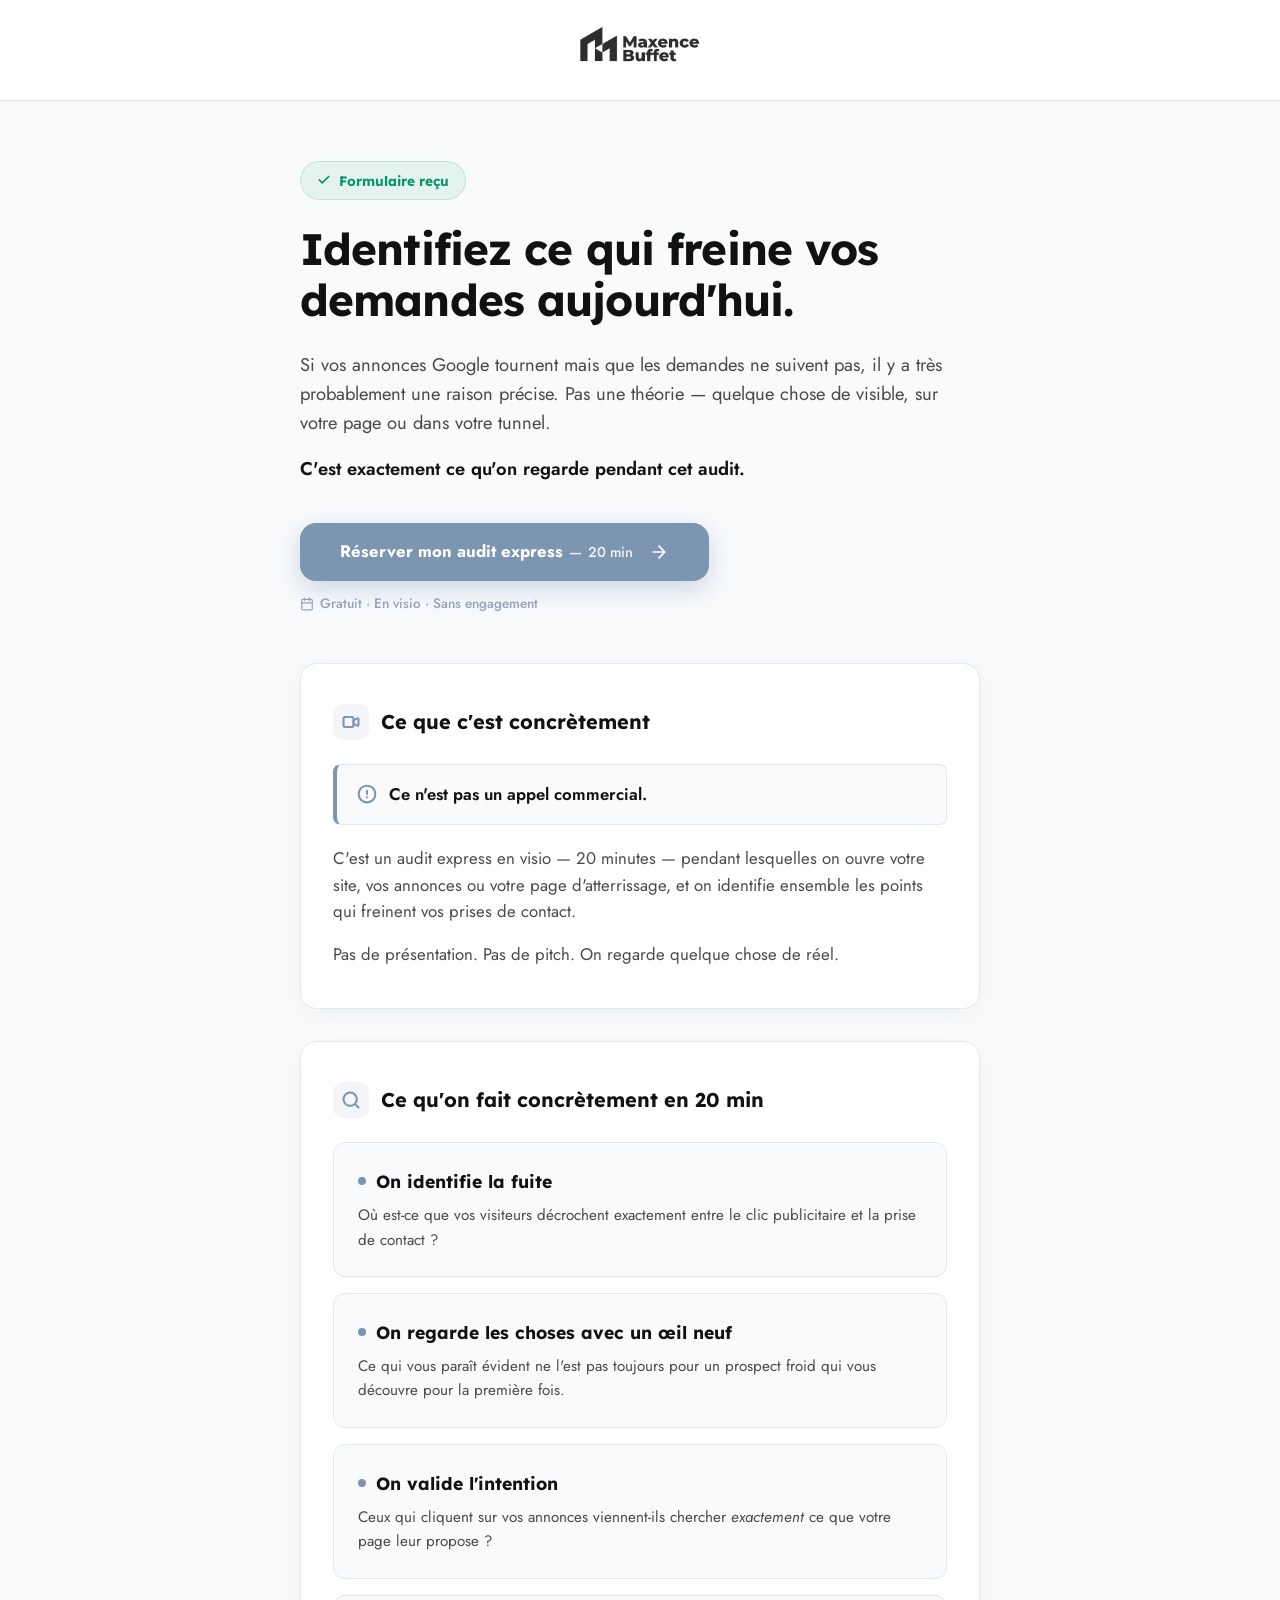
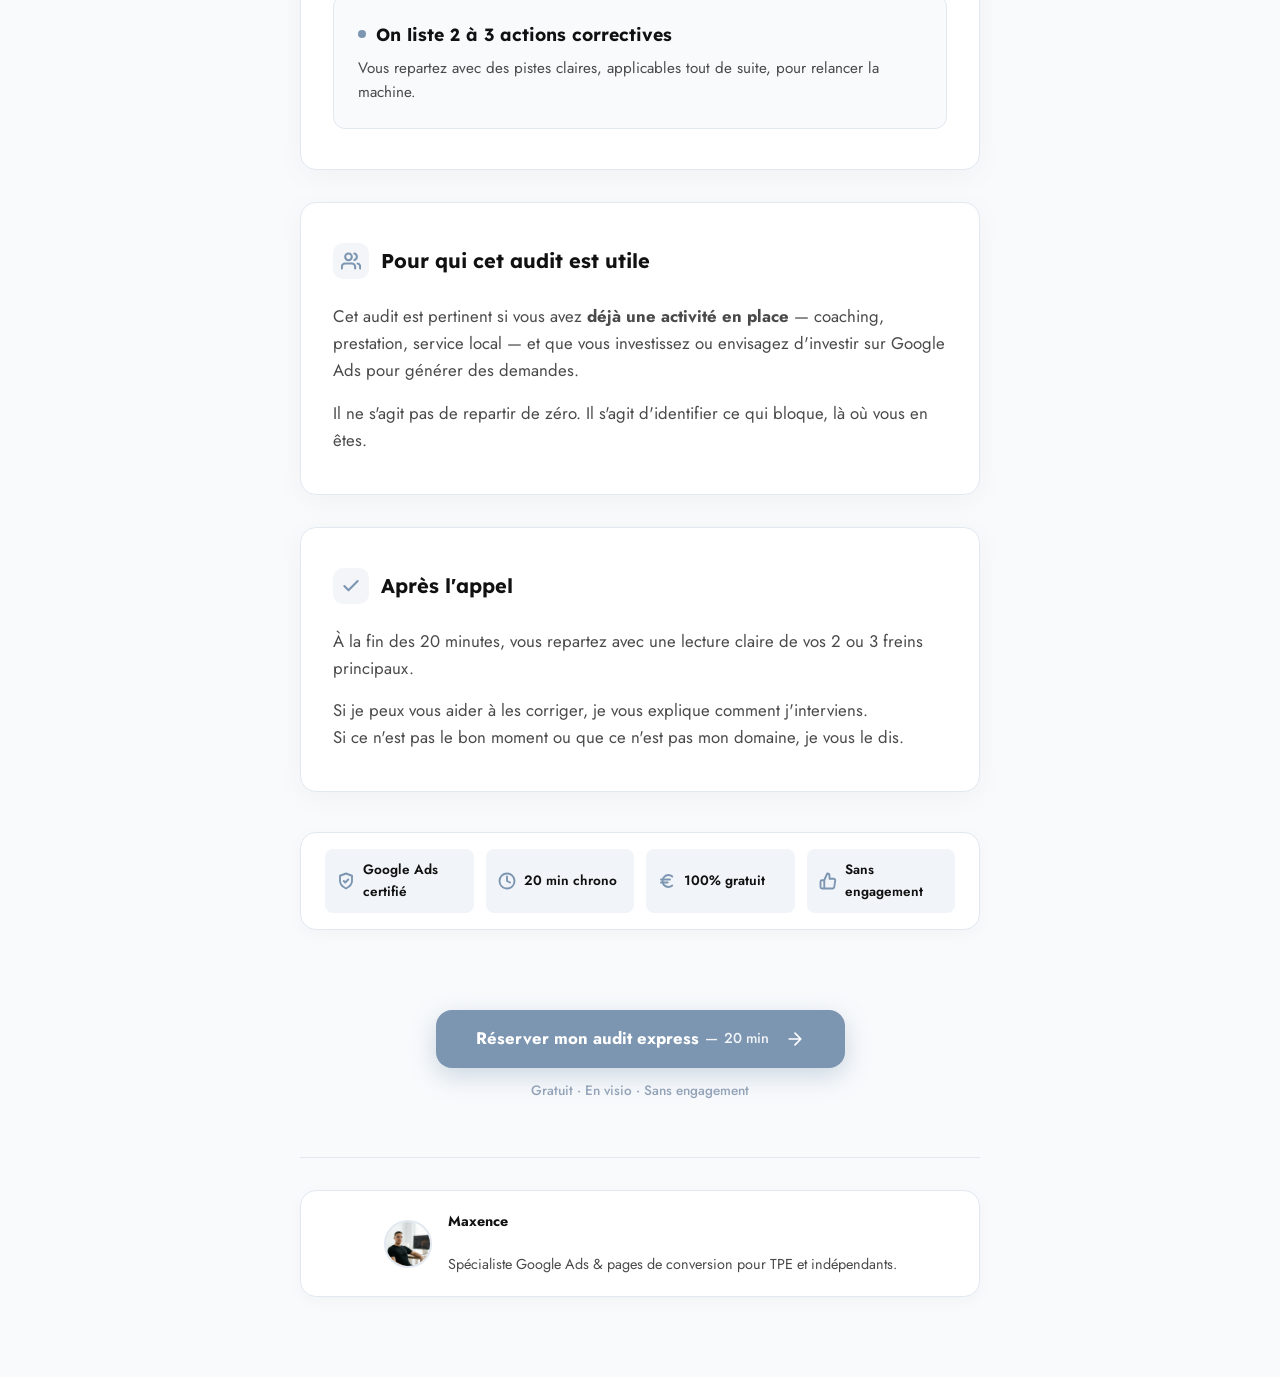
<file: audit/index.html>
<!DOCTYPE html>
<html lang="fr">

<head>
    <!-- Google Tag Manager -->
    <script>(function(w,d,s,l,i){w[l]=w[l]||[];w[l].push({'gtm.start':
    new Date().getTime(),event:'gtm.js'});var f=d.getElementsByTagName(s)[0],
    j=d.createElement(s),dl=l!='dataLayer'?'&l='+l:'';j.async=true;j.src=
    'https://www.googletagmanager.com/gtm.js?id='+i+dl;f.parentNode.insertBefore(j,f);
    })(window,document,'script','dataLayer','GTM-TQXKWZW6');</script>
    <!-- End Google Tag Manager -->
    <meta charset="UTF-8">
    <meta name="viewport" content="width=device-width, initial-scale=1.0">
    <title>Audit Express Google Ads — Maxence Buffet</title>
    <meta name="description" content="Réservez un audit express de 20 minutes en visio. Identifiez ce qui freine vos conversions Google Ads. Gratuit, sans engagement.">
    <link rel="preconnect" href="https://fonts.googleapis.com">
    <link rel="preconnect" href="https://fonts.gstatic.com" crossorigin>
    <link href="https://fonts.googleapis.com/css2?family=Jost:wght@400;500;600;700&family=Lexend+Deca:wght@400;500;600;700;800&display=swap" rel="stylesheet">
    <style>
        /* ========== RESET & VARIABLES ========== */
        :root {
            --primary-blue: #b0bcd4;
            --primary-blue-light: rgba(176, 188, 212, 0.15);
            --accent-blue-vibrant: #7c95b1;
            --accent-blue-dark: #5a738f;
            --brand-cta-light: #B6C4DD;
            --brand-cta-hover: #c8d4e8;
            --text-main: #111111;
            --text-soft: #4a4a4a;
            --text-muted: #94a3b8;
            --bg-page: #f8fafc; /* Rendu légèrement gris pour faire ressortir les cartes blanches */
            --bg-card: #ffffff; /* Cartes vraiment blanches pour le contraste */
            --border-color: #e2e8f0;
            --neutral-bg: #f1f5f9; /* Plus distinct pour les sous-cartes */
            --radius-card: 16px;
            --font-heading: 'Lexend Deca', sans-serif;
            --font-body: 'Jost', sans-serif;
        }

        * { margin: 0; padding: 0; box-sizing: border-box; }
        html { scroll-behavior: smooth; }

        body {
            font-family: var(--font-body);
            color: var(--text-main);
            background-color: var(--bg-page);
            line-height: 1.6;
            overflow-x: hidden;
            -webkit-font-smoothing: antialiased;
        }

        h1, h2, h3, h4, h5, h6 {
            font-family: var(--font-heading);
        }

        /* ========== LOGO HEADER ========== */
        .audit-header {
            padding: 20px 24px;
            display: flex;
            align-items: center;
            justify-content: center;
            background-color: #ffffff;
            border-bottom: 1px solid var(--border-color);
            box-shadow: 0 2px 10px rgba(0,0,0,0.02);
        }

        .audit-header img {
            height: 52px; /* Logo agrandi d'environ +30% */
            object-fit: contain;
        }

        /* ========== PAGE LAYOUT ========== */
        .audit-page {
            padding: 40px 20px 120px 20px; /* padding footer pour le CTA fixe */
        }

        .audit-container {
            max-width: 680px;
            width: 100%;
            margin: 0 auto;
        }

        /* ========== BADGE ========== */
        .audit-badge {
            display: inline-flex;
            align-items: center;
            gap: 8px;
            font-family: var(--font-heading);
            font-size: 0.85rem;
            font-weight: 700;
            color: #059669;
            background-color: rgba(5, 150, 105, 0.08);
            padding: 8px 16px;
            border-radius: 100px;
            margin-bottom: 24px;
            animation: fadeUp 0.5s ease forwards;
            border: 1px solid rgba(5, 150, 105, 0.15);
        }

        .audit-badge svg {
            flex-shrink: 0;
        }

        /* ========== TITLE ========== */
        .audit-title {
            font-size: clamp(1.8rem, 5vw, 2.75rem);
            font-weight: 700;
            line-height: 1.15;
            margin-bottom: 24px;
            letter-spacing: -0.02em;
            color: var(--text-main);
            animation: fadeUp 0.5s 0.05s ease both;
        }

        /* ========== SUBTITLE ========== */
        .audit-subtitle {
            font-size: clamp(1.05rem, 2.5vw, 1.15rem);
            color: var(--text-soft);
            margin-bottom: 40px;
            line-height: 1.6;
            animation: fadeUp 0.5s 0.1s ease both;
        }

        .audit-subtitle p {
            margin-bottom: 16px;
        }

        .audit-subtitle p:last-child {
            margin-bottom: 0;
            font-weight: 600;
            color: var(--text-main);
        }

        /* ========== CTA ELEMENTS ========== */
        .audit-cta-inline {
            margin-bottom: 48px;
            animation: fadeUp 0.5s 0.15s ease both;
        }

        .btn-cta-main {
            display: flex;
            align-items: center;
            justify-content: center;
            gap: 16px;
            width: 100%;
            padding: 16px 20px;
            background-color: var(--accent-blue-vibrant);
            color: #ffffff;
            font-family: var(--font-body);
            font-weight: 700;
            border: none;
            border-radius: var(--radius-card);
            text-decoration: none;
            cursor: pointer;
            transition: all 0.3s cubic-bezier(0.4, 0, 0.2, 1);
            box-shadow: 0 8px 24px rgba(124, 149, 177, 0.35);
        }

        .btn-cta-main:hover {
            background-color: var(--accent-blue-dark);
            transform: translateY(-2px);
            box-shadow: 0 12px 32px rgba(124, 149, 177, 0.45);
        }

        /* Flex wrap CTA Text to avoid clumsy line breaks on small devices */
        .cta-txt {
            display: flex;
            flex-direction: column;
            align-items: center; /* En mobile, toujours centré */
            line-height: 1.3;
        }

        .cta-txt .main-txt {
            font-size: 1.05rem;
            white-space: nowrap;
        }

        .cta-txt .sub-txt {
            font-size: 0.9rem;
            opacity: 0.9;
            font-weight: 500;
            white-space: nowrap;
        }

        .btn-cta-main svg {
            flex-shrink: 0;
            transition: transform 0.3s ease;
        }

        .btn-cta-main:hover svg {
            transform: translateX(4px);
        }

        .cta-sub-text {
            text-align: center;
            font-size: 0.85rem;
            color: var(--text-muted);
            margin-top: 12px;
            font-weight: 500;
            display: flex;
            align-items: center;
            justify-content: center;
            gap: 6px;
        }

        /* ========== CONTENT SECTIONS & CONTRAST ========== */
        .audit-section {
            background: var(--bg-card); /* Vraiment blanc */
            border: 1px solid var(--border-color);
            border-radius: var(--radius-card);
            padding: clamp(28px, 5vw, 40px) clamp(20px, 4vw, 32px);
            margin-bottom: 32px;
            box-shadow: 0 6px 30px rgba(0, 0, 0, 0.04); /* Ombre douce permanente */
            transition: all 0.3s ease;
        }

        .audit-section:hover {
            border-color: var(--accent-blue-vibrant);
            box-shadow: 0 10px 40px rgba(124, 149, 177, 0.15);
        }

        .audit-section h3 {
            font-size: 1.25rem;
            font-weight: 700;
            margin-bottom: 24px;
            color: var(--text-main);
            display: flex;
            align-items: center;
            gap: 12px;
            line-height: 1.3;
        }

        .section-icon {
            width: 36px;
            height: 36px;
            border-radius: 10px;
            display: flex;
            align-items: center;
            justify-content: center;
            flex-shrink: 0;
            background: var(--primary-blue-light);
            color: var(--accent-blue-vibrant);
        }

        .audit-section p {
            color: var(--text-soft);
            margin-bottom: 16px;
            line-height: 1.6;
            font-size: 1.05rem;
        }

        .audit-section p:last-child {
            margin-bottom: 0;
        }

        /* Un bloc visible pour casser la densité */
        .alert-box {
            background-color: var(--bg-page);
            border: 1px solid var(--border-color);
            border-left: 4px solid var(--accent-blue-vibrant);
            padding: 16px 20px;
            border-radius: 8px;
            margin-bottom: 20px;
            color: var(--text-main);
            font-weight: 600;
            font-size: 1.05rem;
            display: flex;
            align-items: center;
            gap: 12px;
        }

        .alert-box svg {
            color: var(--accent-blue-vibrant);
            flex-shrink: 0;
        }

        /* ========== AUDIT ANALYSIS LIST ========== */
        .audit-list {
            list-style: none;
            padding: 0;
            display: flex;
            flex-direction: column;
            gap: 16px; /* Plus d'espace entre les éléments */
        }

        .audit-list li {
            background-color: var(--bg-page); /* Gris très léger pour contraster dans le conteneur blanc */
            padding: 24px;
            border-radius: 12px;
            border: 1px solid var(--border-color);
            transition: all 0.2s ease;
        }

        .audit-list li:hover {
            border-color: var(--primary-blue);
            background-color: #ffffff;
        }

        .audit-list h4 {
            font-family: var(--font-heading);
            font-size: 1.1rem;
            font-weight: 700;
            color: var(--text-main);
            margin-bottom: 8px;
            display: flex;
            align-items: center;
            gap: 10px;
        }

        .audit-list h4::before {
            content: '';
            display: block;
            width: 8px;
            height: 8px;
            border-radius: 50%;
            background-color: var(--accent-blue-vibrant);
            flex-shrink: 0;
        }

        .audit-list p {
            color: var(--text-soft);
            margin: 0;
            font-size: 0.95rem;
            line-height: 1.6;
        }

        /* ========== TRUST STRIP ========== */
        .trust-strip {
            margin: 40px 0;
            padding: 24px;
            background: #ffffff;
            border-radius: var(--radius-card);
            border: 1px solid var(--border-color);
            box-shadow: 0 4px 16px rgba(0,0,0,0.03);
            display: grid;
            grid-template-columns: 1fr 1fr;
            gap: 16px 12px; /* Espacement ajusté vertical/horizontal en mobile */
        }

        .trust-item {
            display: flex;
            align-items: center;
            gap: 8px;
            font-size: 0.85rem;
            color: var(--text-main);
            font-weight: 600;
            background: var(--neutral-bg);
            padding: 10px 12px;
            border-radius: 8px;
        }

        .trust-item svg {
            flex-shrink: 0;
            color: var(--accent-blue-vibrant);
        }

        /* ========== BOTTOM CTA BOX ========== */
        .audit-cta-bottom {
            text-align: center;
            padding: 40px 0;
            margin-top: 16px;
        }

        .audit-cta-bottom .btn-cta-main {
            max-width: 420px;
            margin: 0 auto;
        }

        /* ========== SIGNATURE / FOOTER ========== */
        .audit-footer {
            padding-top: 32px;
            border-top: 1px solid var(--border-color);
            margin-top: 16px;
        }

        .audit-footer-inner {
            display: flex;
            align-items: center;
            justify-content: center;
            gap: 16px;
            padding: 20px;
            background: #ffffff;
            border-radius: var(--radius-card);
            box-shadow: 0 4px 16px rgba(0,0,0,0.03);
            border: 1px solid var(--border-color);
        }

        .audit-footer img {
            width: 48px;
            height: 48px;
            border-radius: 50%;
            object-fit: cover;
            border: 2px solid var(--border-color);
            flex-shrink: 0;
        }

        .audit-footer p {
            color: var(--text-soft);
            font-size: 0.9rem;
            line-height: 1.5;
            text-align: left;
            margin: 0;
        }

        .audit-footer strong {
            color: var(--text-main);
            display: block;
        }

        /* ========== STICKY CTA (MOBILE) ========== */
        .sticky-cta {
            display: none;
        }

        @media (max-width: 768px) {
            .sticky-cta {
                position: fixed;
                bottom: 0;
                left: 0;
                right: 0;
                z-index: 999;
                display: block;
                padding: 16px 20px;
                background: rgba(255, 255, 255, 0.95);
                backdrop-filter: blur(12px);
                -webkit-backdrop-filter: blur(12px);
                border-top: 1px solid var(--border-color);
                box-shadow: 0 -4px 20px rgba(0, 0, 0, 0.08);
            }

            .sticky-cta .btn-cta-main {
                padding: 16px;
                gap: 12px;
            }
            .sticky-cta .cta-txt {
                flex-direction: row;
                gap: 8px;
                align-items: center;
            }
        }

        @media (max-width: 400px) {
            /* Très petits écrans: le texte sub est ramené en dessous pour éviter d'écraser */
            .sticky-cta .cta-txt {
                flex-direction: column;
                gap: 2px;
                align-items: center;
            }
        }

        /* ========== ANIMATIONS ========== */
        @keyframes fadeUp {
            from { opacity: 0; transform: translateY(16px); }
            to { opacity: 1; transform: translateY(0); }
        }

        .fade-in {
            opacity: 0;
            transform: translateY(16px);
            transition: all 0.5s ease;
        }

        .fade-in.visible {
            opacity: 1;
            transform: translateY(0);
        }

        /* ========== RESPONSIVE TWEAKS FOR DESKTOP ========== */
        @media (min-width: 600px) {
            .audit-page {
                padding: 60px 24px 80px;
            }

            .btn-cta-main {
                width: auto;
                padding: 18px 40px;
                display: inline-flex;
            }

            .cta-txt {
                flex-direction: row;
                align-items: center;
                gap: 6px;
            }

            .cta-txt .sub-txt::before {
                content: "—";
                margin-right: 6px;
                display: inline-block;
            }
            .cta-txt .sub-txt {
                margin-top: 0;
            }

            .audit-cta-inline {
                display: flex;
                flex-direction: column;
                align-items: flex-start; /* Aligné à gauche sur grand écran */
            }

            .trust-strip {
                grid-template-columns: 1fr 1fr 1fr 1fr;
                padding: 16px 24px;
            }
        }
    </style>
</head>

<body>
    <!-- Google Tag Manager (noscript) -->
    <noscript><iframe src="https://www.googletagmanager.com/ns.html?id=GTM-TQXKWZW6"
    height="0" width="0" style="display:none;visibility:hidden"></iframe></noscript>

    <!-- Logo Header -->
    <header class="audit-header">
        <a href="/">
            <img src="../assets/logo-maxence.png" alt="Maxence Buffet — Spécialiste Google Ads">
        </a>
    </header>

    <main class="audit-page">
        <div class="audit-container">

            <!-- Badge -->
            <div class="audit-badge">
                <svg width="14" height="14" viewBox="0 0 24 24" fill="none" stroke="currentColor" stroke-width="3" stroke-linecap="round" stroke-linejoin="round"><polyline points="20 6 9 17 4 12"></polyline></svg>
                Formulaire reçu
            </div>

            <!-- Title -->
            <h1 class="audit-title">Identifiez ce qui freine vos demandes aujourd'hui.</h1>

            <!-- Subtitle -->
            <div class="audit-subtitle">
                <p>Si vos annonces Google tournent mais que les demandes ne suivent pas, il y a très probablement une raison précise. Pas une théorie — quelque chose de visible, sur votre page ou dans votre tunnel.</p>
                <p>C'est exactement ce qu'on regarde pendant cet audit.</p>
            </div>

            <!-- Primary CTA (inline) -->
            <div class="audit-cta-inline">
                <a href="https://tidycal.com/maxencebft/audit-express" target="_blank" class="btn-cta-main" id="cta-top">
                    <span class="cta-txt">
                        <span class="main-txt">Réserver mon audit express</span>
                        <span class="sub-txt">20 min</span>
                    </span>
                    <svg width="20" height="20" viewBox="0 0 24 24" fill="none" stroke="currentColor" stroke-width="2"><path d="M5 12h14M12 5l7 7-7 7" stroke-linecap="round" stroke-linejoin="round"/></svg>
                </a>
                <div class="cta-sub-text">
                    <svg width="14" height="14" viewBox="0 0 24 24" fill="none" stroke="currentColor" stroke-width="2"><rect x="3" y="4" width="18" height="18" rx="2" ry="2" stroke-linecap="round" stroke-linejoin="round"/><line x1="16" y1="2" x2="16" y2="6" stroke-linecap="round" stroke-linejoin="round"/><line x1="8" y1="2" x2="8" y2="6" stroke-linecap="round" stroke-linejoin="round"/><line x1="3" y1="10" x2="21" y2="10" stroke-linecap="round" stroke-linejoin="round"/></svg>
                    Gratuit · En visio · Sans engagement
                </div>
            </div>

            <!-- Section: Ce que c'est concrètement -->
            <div class="audit-section fade-in">
                <h3>
                    <span class="section-icon">
                        <svg width="20" height="20" viewBox="0 0 24 24" fill="none" stroke="currentColor" stroke-width="2.5" stroke-linecap="round" stroke-linejoin="round"><path d="M15 10l4.553-2.276A1 1 0 0121 8.618v6.764a1 1 0 01-1.447.894L15 14v-4z"/><rect x="3" y="6" width="12" height="12" rx="2" ry="2"/></svg>
                    </span>
                    Ce que c'est concrètement
                </h3>
                
                <div class="alert-box">
                    <svg width="20" height="20" viewBox="0 0 24 24" fill="none" stroke="currentColor" stroke-width="2.5" stroke-linecap="round" stroke-linejoin="round"><circle cx="12" cy="12" r="10"/><line x1="12" y1="8" x2="12" y2="12"/><line x1="12" y1="16" x2="12.01" y2="16"/></svg>
                    Ce n'est pas un appel commercial.
                </div>
                
                <p>C'est un audit express en visio — 20 minutes — pendant lesquelles on ouvre votre site, vos annonces ou votre page d'atterrissage, et on identifie ensemble les points qui freinent vos prises de contact.</p>
                <p>Pas de présentation. Pas de pitch. On regarde quelque chose de réel.</p>
            </div>

            <!-- Section: Ce qu'on fait -->
            <div class="audit-section fade-in">
                <h3>
                    <span class="section-icon">
                        <svg width="20" height="20" viewBox="0 0 24 24" fill="none" stroke="currentColor" stroke-width="2.5" stroke-linecap="round" stroke-linejoin="round"><circle cx="11" cy="11" r="8"/><line x1="21" y1="21" x2="16.65" y2="16.65"/></svg>
                    </span>
                    Ce qu'on fait concrètement en 20 min
                </h3>
                <ul class="audit-list">
                    <li>
                        <h4>On identifie la fuite</h4>
                        <p>Où est-ce que vos visiteurs décrochent exactement entre le clic publicitaire et la prise de contact ?</p>
                    </li>
                    <li>
                        <h4>On regarde les choses avec un œil neuf</h4>
                        <p>Ce qui vous paraît évident ne l'est pas toujours pour un prospect froid qui vous découvre pour la première fois.</p>
                    </li>
                    <li>
                        <h4>On valide l'intention</h4>
                        <p>Ceux qui cliquent sur vos annonces viennent-ils chercher <em>exactement</em> ce que votre page leur propose ?</p>
                    </li>
                    <li>
                        <h4>On liste 2 à 3 actions correctives</h4>
                        <p>Vous repartez avec des pistes claires, applicables tout de suite, pour relancer la machine.</p>
                    </li>
                </ul>
            </div>

            <!-- Section: Pour qui -->
            <div class="audit-section fade-in">
                <h3>
                    <span class="section-icon">
                        <svg width="20" height="20" viewBox="0 0 24 24" fill="none" stroke="currentColor" stroke-width="2.5" stroke-linecap="round" stroke-linejoin="round"><path d="M17 21v-2a4 4 0 00-4-4H5a4 4 0 00-4 4v2"/><circle cx="9" cy="7" r="4"/><path d="M23 21v-2a4 4 0 00-3-3.87"/><path d="M16 3.13a4 4 0 010 7.75"/></svg>
                    </span>
                    Pour qui cet audit est utile
                </h3>
                <p>Cet audit est pertinent si vous avez <strong>déjà une activité en place</strong> — coaching, prestation, service local — et que vous investissez ou envisagez d'investir sur Google Ads pour générer des demandes.</p>
                <p>Il ne s'agit pas de repartir de zéro. Il s'agit d'identifier ce qui bloque, là où vous en êtes.</p>
            </div>

            <!-- Section: Après l'appel -->
            <div class="audit-section fade-in">
                <h3>
                    <span class="section-icon">
                        <svg width="20" height="20" viewBox="0 0 24 24" fill="none" stroke="currentColor" stroke-width="2.5" stroke-linecap="round" stroke-linejoin="round"><polyline points="20 6 9 17 4 12"/></svg>
                    </span>
                    Après l'appel
                </h3>
                <p>À la fin des 20 minutes, vous repartez avec une lecture claire de vos 2 ou 3 freins principaux.</p>
                <p>Si je peux vous aider à les corriger, je vous explique comment j'interviens.<br>Si ce n'est pas le bon moment ou que ce n'est pas mon domaine, je vous le dis.</p>
            </div>

            <!-- Trust Strip -->
            <div class="trust-strip fade-in">
                <div class="trust-item">
                    <svg width="18" height="18" viewBox="0 0 24 24" fill="none" stroke="currentColor" stroke-width="2.5" stroke-linecap="round" stroke-linejoin="round"><path d="M12 22s8-4 8-10V5l-8-3-8 3v7c0 6 8 10 8 10z"/><polyline points="9 12 11 14 15 10"/></svg>
                    Google Ads certifié
                </div>
                <div class="trust-item">
                    <svg width="18" height="18" viewBox="0 0 24 24" fill="none" stroke="currentColor" stroke-width="2.5" stroke-linecap="round" stroke-linejoin="round"><circle cx="12" cy="12" r="10"/><polyline points="12 6 12 12 16 14"/></svg>
                    20 min chrono
                </div>
                <div class="trust-item">
                    <!-- Euro Icon -->
                    <svg width="18" height="18" viewBox="0 0 24 24" fill="none" stroke="currentColor" stroke-width="2.5" stroke-linecap="round" stroke-linejoin="round"><path d="M4 10h12"/><path d="M4 14h9"/><path d="M19 6a7.7 7.7 0 0 0-5.2-2A7.9 7.9 0 0 0 6 12c0 4.4 3.5 8 7.8 8 2 0 3.8-.8 5.2-2"/></svg>
                    100% gratuit
                </div>
                <div class="trust-item">
                    <svg width="18" height="18" viewBox="0 0 24 24" fill="none" stroke="currentColor" stroke-width="2.5" stroke-linecap="round" stroke-linejoin="round"><path d="M14 9V5a3 3 0 0 0-3-3l-4 9v11h11.28a2 2 0 0 0 2-1.7l1.38-9a2 2 0 0 0-2-2.3zM7 22H4a2 2 0 0 1-2-2v-7a2 2 0 0 1 2-2h3"/></svg>
                    Sans engagement
                </div>
            </div>

            <!-- Bottom CTA -->
            <div class="audit-cta-bottom fade-in">
                <a href="https://tidycal.com/maxencebft/audit-express" target="_blank" class="btn-cta-main" id="cta-bottom">
                    <span class="cta-txt">
                        <span class="main-txt">Réserver mon audit express</span>
                        <span class="sub-txt">20 min</span>
                    </span>
                    <svg width="20" height="20" viewBox="0 0 24 24" fill="none" stroke="currentColor" stroke-width="2"><path d="M5 12h14M12 5l7 7-7 7" stroke-linecap="round" stroke-linejoin="round"/></svg>
                </a>
                <div class="cta-sub-text" style="margin-top: 12px;">
                    Gratuit · En visio · Sans engagement
                </div>
            </div>

            <!-- Signature -->
            <div class="audit-footer fade-in">
                <div class="audit-footer-inner">
                    <img src="../assets/hero-maxence.png" alt="Maxence Buffet">
                    <p><strong>Maxence</strong><br>Spécialiste Google Ads &amp; pages de conversion pour TPE et indépendants.</p>
                </div>
            </div>
        </div>
    </main>

    <!-- Sticky CTA Mobile -->
    <div class="sticky-cta" id="sticky-cta">
        <a href="https://tidycal.com/maxencebft/audit-express" target="_blank" class="btn-cta-main">
            <span class="cta-txt">
                <span class="main-txt">Réserver mon audit</span>
                <span class="sub-txt">20 min</span>
            </span>
            <svg width="20" height="20" viewBox="0 0 24 24" fill="none" stroke="currentColor" stroke-width="2.5"><path d="M5 12h14M12 5l7 7-7 7" stroke-linecap="round" stroke-linejoin="round"/></svg>
        </a>
    </div>

    <script>
        // Scroll reveal for sections
        const observer = new IntersectionObserver((entries) => {
            entries.forEach(entry => {
                if (entry.isIntersecting) {
                    entry.target.classList.add('visible');
                }
            });
        }, { threshold: 0.1 });

        document.querySelectorAll('.fade-in').forEach(el => observer.observe(el));

        // Show sticky CTA after scrolling past the inline CTA and hide it when reaching the bottom CTA
        const ctaTop = document.getElementById('cta-top');
        const ctaBottom = document.getElementById('cta-bottom');
        const stickyCta = document.getElementById('sticky-cta');

        if (ctaTop && ctaBottom && stickyCta) {
            let isTopVisible = true;
            let isBottomVisible = false;

            const updateStickyVisibility = () => {
                if (!isTopVisible && !isBottomVisible) {
                    stickyCta.style.transform = 'translateY(0)';
                    stickyCta.style.opacity = '1';
                } else {
                    stickyCta.style.transform = 'translateY(100%)';
                    stickyCta.style.opacity = '0';
                }
            };

            const stickyObserver = new IntersectionObserver((entries) => {
                entries.forEach(entry => {
                    if (entry.target.id === 'cta-top') {
                        isTopVisible = entry.isIntersecting;
                    } else if (entry.target.id === 'cta-bottom') {
                        isBottomVisible = entry.isIntersecting;
                    }
                });
                updateStickyVisibility();
            }, { threshold: 0 });

            stickyObserver.observe(ctaTop);
            stickyObserver.observe(ctaBottom);

            // Initialize hidden
            stickyCta.style.transform = 'translateY(100%)';
            stickyCta.style.opacity = '0';
            stickyCta.style.transition = 'all 0.3s ease';
        }
    </script>
</body>

</html>
</file>
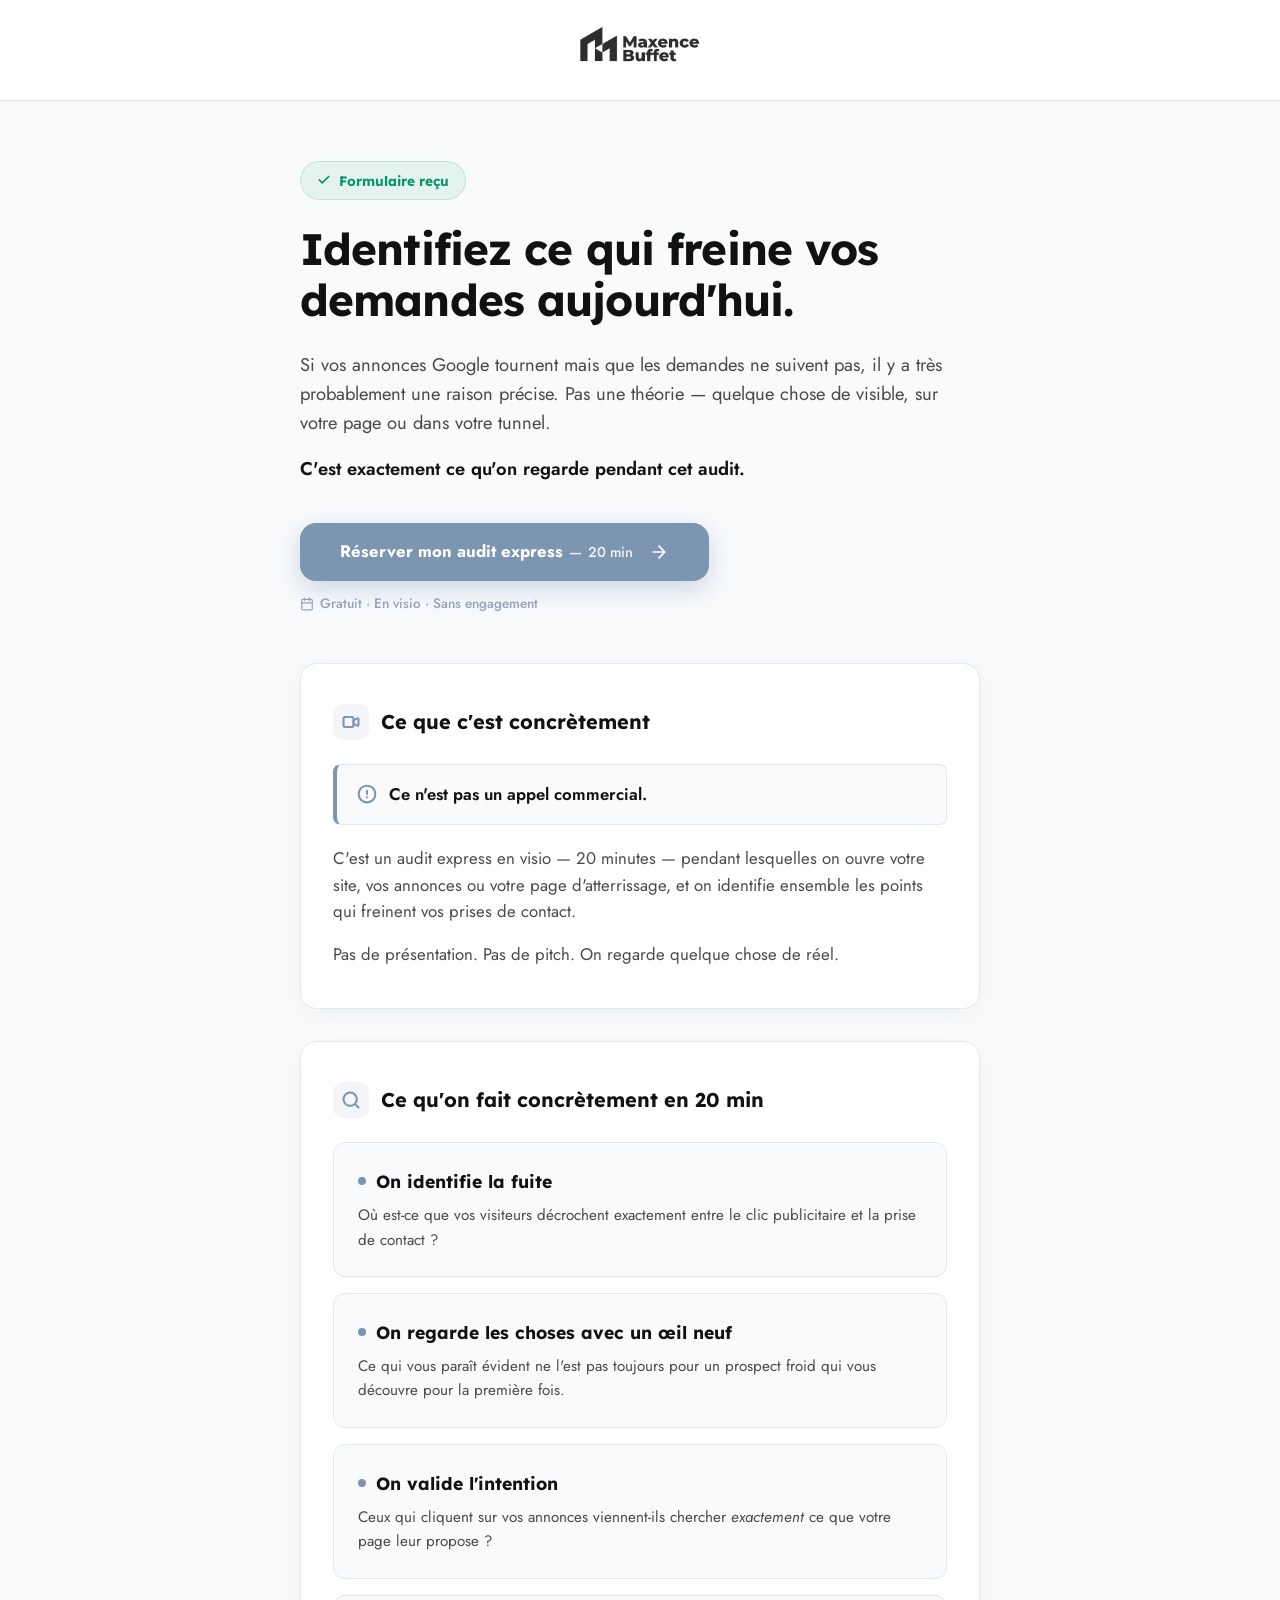
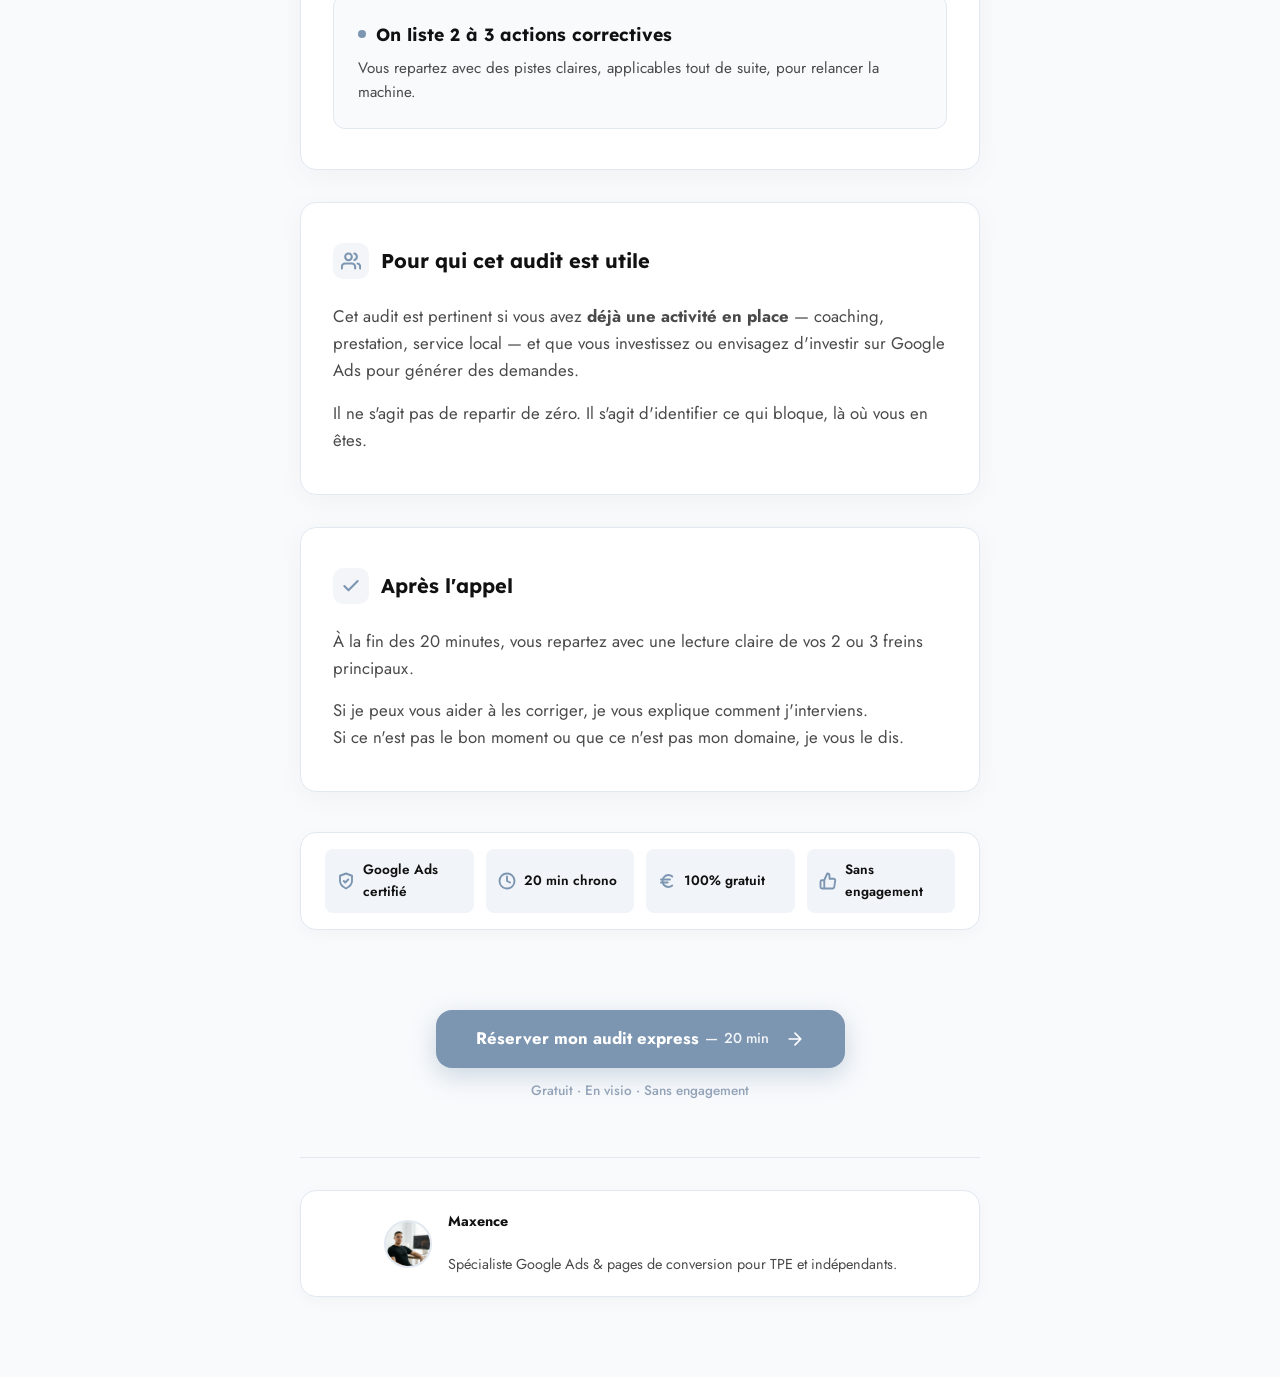
<file: audit.html>
<!DOCTYPE html>
<html lang="fr">

<head>
    <!-- Google Tag Manager -->
    <script>(function(w,d,s,l,i){w[l]=w[l]||[];w[l].push({'gtm.start':
    new Date().getTime(),event:'gtm.js'});var f=d.getElementsByTagName(s)[0],
    j=d.createElement(s),dl=l!='dataLayer'?'&l='+l:'';j.async=true;j.src=
    'https://www.googletagmanager.com/gtm.js?id='+i+dl;f.parentNode.insertBefore(j,f);
    })(window,document,'script','dataLayer','GTM-TQXKWZW6');</script>
    <!-- End Google Tag Manager -->
    <meta charset="UTF-8">
    <meta name="viewport" content="width=device-width, initial-scale=1.0">
    <title>Audit Express Google Ads — Maxence Buffet</title>
    <meta name="description" content="Réservez un audit express de 20 minutes en visio. Identifiez ce qui freine vos conversions Google Ads. Gratuit, sans engagement.">
    <link rel="preconnect" href="https://fonts.googleapis.com">
    <link rel="preconnect" href="https://fonts.gstatic.com" crossorigin>
    <link href="https://fonts.googleapis.com/css2?family=Jost:wght@400;500;600;700&family=Lexend+Deca:wght@400;500;600;700;800&display=swap" rel="stylesheet">
    <style>
        /* ========== RESET & VARIABLES ========== */
        :root {
            --primary-blue: #b0bcd4;
            --primary-blue-light: rgba(176, 188, 212, 0.15);
            --accent-blue-vibrant: #7c95b1;
            --accent-blue-dark: #5a738f;
            --brand-cta-light: #B6C4DD;
            --brand-cta-hover: #c8d4e8;
            --text-main: #111111;
            --text-soft: #4a4a4a;
            --text-muted: #94a3b8;
            --bg-page: #f8fafc; /* Rendu légèrement gris pour faire ressortir les cartes blanches */
            --bg-card: #ffffff; /* Cartes vraiment blanches pour le contraste */
            --border-color: #e2e8f0;
            --neutral-bg: #f1f5f9; /* Plus distinct pour les sous-cartes */
            --radius-card: 16px;
            --font-heading: 'Lexend Deca', sans-serif;
            --font-body: 'Jost', sans-serif;
        }

        * { margin: 0; padding: 0; box-sizing: border-box; }
        html { scroll-behavior: smooth; }

        body {
            font-family: var(--font-body);
            color: var(--text-main);
            background-color: var(--bg-page);
            line-height: 1.6;
            overflow-x: hidden;
            -webkit-font-smoothing: antialiased;
        }

        h1, h2, h3, h4, h5, h6 {
            font-family: var(--font-heading);
        }

        /* ========== LOGO HEADER ========== */
        .audit-header {
            padding: 20px 24px;
            display: flex;
            align-items: center;
            justify-content: center;
            background-color: #ffffff;
            border-bottom: 1px solid var(--border-color);
            box-shadow: 0 2px 10px rgba(0,0,0,0.02);
        }

        .audit-header img {
            height: 52px; /* Logo agrandi d'environ +30% */
            object-fit: contain;
        }

        /* ========== PAGE LAYOUT ========== */
        .audit-page {
            padding: 40px 20px 120px 20px; /* padding footer pour le CTA fixe */
        }

        .audit-container {
            max-width: 680px;
            width: 100%;
            margin: 0 auto;
        }

        /* ========== BADGE ========== */
        .audit-badge {
            display: inline-flex;
            align-items: center;
            gap: 8px;
            font-family: var(--font-heading);
            font-size: 0.85rem;
            font-weight: 700;
            color: #059669;
            background-color: rgba(5, 150, 105, 0.08);
            padding: 8px 16px;
            border-radius: 100px;
            margin-bottom: 24px;
            animation: fadeUp 0.5s ease forwards;
            border: 1px solid rgba(5, 150, 105, 0.15);
        }

        .audit-badge svg {
            flex-shrink: 0;
        }

        /* ========== TITLE ========== */
        .audit-title {
            font-size: clamp(1.8rem, 5vw, 2.75rem);
            font-weight: 700;
            line-height: 1.15;
            margin-bottom: 24px;
            letter-spacing: -0.02em;
            color: var(--text-main);
            animation: fadeUp 0.5s 0.05s ease both;
        }

        /* ========== SUBTITLE ========== */
        .audit-subtitle {
            font-size: clamp(1.05rem, 2.5vw, 1.15rem);
            color: var(--text-soft);
            margin-bottom: 40px;
            line-height: 1.6;
            animation: fadeUp 0.5s 0.1s ease both;
        }

        .audit-subtitle p {
            margin-bottom: 16px;
        }

        .audit-subtitle p:last-child {
            margin-bottom: 0;
            font-weight: 600;
            color: var(--text-main);
        }

        /* ========== CTA ELEMENTS ========== */
        .audit-cta-inline {
            margin-bottom: 48px;
            animation: fadeUp 0.5s 0.15s ease both;
        }

        .btn-cta-main {
            display: flex;
            align-items: center;
            justify-content: center;
            gap: 16px;
            width: 100%;
            padding: 16px 20px;
            background-color: var(--accent-blue-vibrant);
            color: #ffffff;
            font-family: var(--font-body);
            font-weight: 700;
            border: none;
            border-radius: var(--radius-card);
            text-decoration: none;
            cursor: pointer;
            transition: all 0.3s cubic-bezier(0.4, 0, 0.2, 1);
            box-shadow: 0 8px 24px rgba(124, 149, 177, 0.35);
        }

        .btn-cta-main:hover {
            background-color: var(--accent-blue-dark);
            transform: translateY(-2px);
            box-shadow: 0 12px 32px rgba(124, 149, 177, 0.45);
        }

        /* Flex wrap CTA Text to avoid clumsy line breaks on small devices */
        .cta-txt {
            display: flex;
            flex-direction: column;
            align-items: center; /* En mobile, toujours centré */
            line-height: 1.3;
        }

        .cta-txt .main-txt {
            font-size: 1.05rem;
            white-space: nowrap;
        }

        .cta-txt .sub-txt {
            font-size: 0.9rem;
            opacity: 0.9;
            font-weight: 500;
            white-space: nowrap;
        }

        .btn-cta-main svg {
            flex-shrink: 0;
            transition: transform 0.3s ease;
        }

        .btn-cta-main:hover svg {
            transform: translateX(4px);
        }

        .cta-sub-text {
            text-align: center;
            font-size: 0.85rem;
            color: var(--text-muted);
            margin-top: 12px;
            font-weight: 500;
            display: flex;
            align-items: center;
            justify-content: center;
            gap: 6px;
        }

        /* ========== CONTENT SECTIONS & CONTRAST ========== */
        .audit-section {
            background: var(--bg-card); /* Vraiment blanc */
            border: 1px solid var(--border-color);
            border-radius: var(--radius-card);
            padding: clamp(28px, 5vw, 40px) clamp(20px, 4vw, 32px);
            margin-bottom: 32px;
            box-shadow: 0 6px 30px rgba(0, 0, 0, 0.04); /* Ombre douce permanente */
            transition: all 0.3s ease;
        }

        .audit-section:hover {
            border-color: var(--accent-blue-vibrant);
            box-shadow: 0 10px 40px rgba(124, 149, 177, 0.15);
        }

        .audit-section h3 {
            font-size: 1.25rem;
            font-weight: 700;
            margin-bottom: 24px;
            color: var(--text-main);
            display: flex;
            align-items: center;
            gap: 12px;
            line-height: 1.3;
        }

        .section-icon {
            width: 36px;
            height: 36px;
            border-radius: 10px;
            display: flex;
            align-items: center;
            justify-content: center;
            flex-shrink: 0;
            background: var(--primary-blue-light);
            color: var(--accent-blue-vibrant);
        }

        .audit-section p {
            color: var(--text-soft);
            margin-bottom: 16px;
            line-height: 1.6;
            font-size: 1.05rem;
        }

        .audit-section p:last-child {
            margin-bottom: 0;
        }

        /* Un bloc visible pour casser la densité */
        .alert-box {
            background-color: var(--bg-page);
            border: 1px solid var(--border-color);
            border-left: 4px solid var(--accent-blue-vibrant);
            padding: 16px 20px;
            border-radius: 8px;
            margin-bottom: 20px;
            color: var(--text-main);
            font-weight: 600;
            font-size: 1.05rem;
            display: flex;
            align-items: center;
            gap: 12px;
        }

        .alert-box svg {
            color: var(--accent-blue-vibrant);
            flex-shrink: 0;
        }

        /* ========== AUDIT ANALYSIS LIST ========== */
        .audit-list {
            list-style: none;
            padding: 0;
            display: flex;
            flex-direction: column;
            gap: 16px; /* Plus d'espace entre les éléments */
        }

        .audit-list li {
            background-color: var(--bg-page); /* Gris très léger pour contraster dans le conteneur blanc */
            padding: 24px;
            border-radius: 12px;
            border: 1px solid var(--border-color);
            transition: all 0.2s ease;
        }

        .audit-list li:hover {
            border-color: var(--primary-blue);
            background-color: #ffffff;
        }

        .audit-list h4 {
            font-family: var(--font-heading);
            font-size: 1.1rem;
            font-weight: 700;
            color: var(--text-main);
            margin-bottom: 8px;
            display: flex;
            align-items: center;
            gap: 10px;
        }

        .audit-list h4::before {
            content: '';
            display: block;
            width: 8px;
            height: 8px;
            border-radius: 50%;
            background-color: var(--accent-blue-vibrant);
            flex-shrink: 0;
        }

        .audit-list p {
            color: var(--text-soft);
            margin: 0;
            font-size: 0.95rem;
            line-height: 1.6;
        }

        /* ========== TRUST STRIP ========== */
        .trust-strip {
            margin: 40px 0;
            padding: 24px;
            background: #ffffff;
            border-radius: var(--radius-card);
            border: 1px solid var(--border-color);
            box-shadow: 0 4px 16px rgba(0,0,0,0.03);
            display: grid;
            grid-template-columns: 1fr 1fr;
            gap: 16px 12px; /* Espacement ajusté vertical/horizontal en mobile */
        }

        .trust-item {
            display: flex;
            align-items: center;
            gap: 8px;
            font-size: 0.85rem;
            color: var(--text-main);
            font-weight: 600;
            background: var(--neutral-bg);
            padding: 10px 12px;
            border-radius: 8px;
        }

        .trust-item svg {
            flex-shrink: 0;
            color: var(--accent-blue-vibrant);
        }

        /* ========== BOTTOM CTA BOX ========== */
        .audit-cta-bottom {
            text-align: center;
            padding: 40px 0;
            margin-top: 16px;
        }

        .audit-cta-bottom .btn-cta-main {
            max-width: 420px;
            margin: 0 auto;
        }

        /* ========== SIGNATURE / FOOTER ========== */
        .audit-footer {
            padding-top: 32px;
            border-top: 1px solid var(--border-color);
            margin-top: 16px;
        }

        .audit-footer-inner {
            display: flex;
            align-items: center;
            justify-content: center;
            gap: 16px;
            padding: 20px;
            background: #ffffff;
            border-radius: var(--radius-card);
            box-shadow: 0 4px 16px rgba(0,0,0,0.03);
            border: 1px solid var(--border-color);
        }

        .audit-footer img {
            width: 48px;
            height: 48px;
            border-radius: 50%;
            object-fit: cover;
            border: 2px solid var(--border-color);
            flex-shrink: 0;
        }

        .audit-footer p {
            color: var(--text-soft);
            font-size: 0.9rem;
            line-height: 1.5;
            text-align: left;
            margin: 0;
        }

        .audit-footer strong {
            color: var(--text-main);
            display: block;
        }

        /* ========== STICKY CTA (MOBILE) ========== */
        .sticky-cta {
            display: none;
        }

        @media (max-width: 768px) {
            .sticky-cta {
                position: fixed;
                bottom: 0;
                left: 0;
                right: 0;
                z-index: 999;
                display: block;
                padding: 16px 20px;
                background: rgba(255, 255, 255, 0.95);
                backdrop-filter: blur(12px);
                -webkit-backdrop-filter: blur(12px);
                border-top: 1px solid var(--border-color);
                box-shadow: 0 -4px 20px rgba(0, 0, 0, 0.08);
            }

            .sticky-cta .btn-cta-main {
                padding: 16px;
                gap: 12px;
            }
            .sticky-cta .cta-txt {
                flex-direction: row;
                gap: 8px;
                align-items: center;
            }
        }

        @media (max-width: 400px) {
            /* Très petits écrans: le texte sub est ramené en dessous pour éviter d'écraser */
            .sticky-cta .cta-txt {
                flex-direction: column;
                gap: 2px;
                align-items: center;
            }
        }

        /* ========== ANIMATIONS ========== */
        @keyframes fadeUp {
            from { opacity: 0; transform: translateY(16px); }
            to { opacity: 1; transform: translateY(0); }
        }

        .fade-in {
            opacity: 0;
            transform: translateY(16px);
            transition: all 0.5s ease;
        }

        .fade-in.visible {
            opacity: 1;
            transform: translateY(0);
        }

        /* ========== RESPONSIVE TWEAKS FOR DESKTOP ========== */
        @media (min-width: 600px) {
            .audit-page {
                padding: 60px 24px 80px;
            }

            .btn-cta-main {
                width: auto;
                padding: 18px 40px;
                display: inline-flex;
            }

            .cta-txt {
                flex-direction: row;
                align-items: center;
                gap: 6px;
            }

            .cta-txt .sub-txt::before {
                content: "—";
                margin-right: 6px;
                display: inline-block;
            }
            .cta-txt .sub-txt {
                margin-top: 0;
            }

            .audit-cta-inline {
                display: flex;
                flex-direction: column;
                align-items: flex-start; /* Aligné à gauche sur grand écran */
            }

            .trust-strip {
                grid-template-columns: 1fr 1fr 1fr 1fr;
                padding: 16px 24px;
            }
        }
    </style>
</head>

<body>
    <!-- Google Tag Manager (noscript) -->
    <noscript><iframe src="https://www.googletagmanager.com/ns.html?id=GTM-TQXKWZW6"
    height="0" width="0" style="display:none;visibility:hidden"></iframe></noscript>

    <!-- Logo Header -->
    <header class="audit-header">
        <a href="/">
            <img src="assets/logo-maxence.png" alt="Maxence Buffet — Spécialiste Google Ads">
        </a>
    </header>

    <main class="audit-page">
        <div class="audit-container">

            <!-- Badge -->
            <div class="audit-badge">
                <svg width="14" height="14" viewBox="0 0 24 24" fill="none" stroke="currentColor" stroke-width="3" stroke-linecap="round" stroke-linejoin="round"><polyline points="20 6 9 17 4 12"></polyline></svg>
                Formulaire reçu
            </div>

            <!-- Title -->
            <h1 class="audit-title">Identifiez ce qui freine vos demandes aujourd'hui.</h1>

            <!-- Subtitle -->
            <div class="audit-subtitle">
                <p>Si vos annonces Google tournent mais que les demandes ne suivent pas, il y a très probablement une raison précise. Pas une théorie — quelque chose de visible, sur votre page ou dans votre tunnel.</p>
                <p>C'est exactement ce qu'on regarde pendant cet audit.</p>
            </div>

            <!-- Primary CTA (inline) -->
            <div class="audit-cta-inline">
                <a href="https://tidycal.com/maxencebft/audit-express" target="_blank" class="btn-cta-main" id="cta-top">
                    <span class="cta-txt">
                        <span class="main-txt">Réserver mon audit express</span>
                        <span class="sub-txt">20 min</span>
                    </span>
                    <svg width="20" height="20" viewBox="0 0 24 24" fill="none" stroke="currentColor" stroke-width="2"><path d="M5 12h14M12 5l7 7-7 7" stroke-linecap="round" stroke-linejoin="round"/></svg>
                </a>
                <div class="cta-sub-text">
                    <svg width="14" height="14" viewBox="0 0 24 24" fill="none" stroke="currentColor" stroke-width="2"><rect x="3" y="4" width="18" height="18" rx="2" ry="2" stroke-linecap="round" stroke-linejoin="round"/><line x1="16" y1="2" x2="16" y2="6" stroke-linecap="round" stroke-linejoin="round"/><line x1="8" y1="2" x2="8" y2="6" stroke-linecap="round" stroke-linejoin="round"/><line x1="3" y1="10" x2="21" y2="10" stroke-linecap="round" stroke-linejoin="round"/></svg>
                    Gratuit · En visio · Sans engagement
                </div>
            </div>

            <!-- Section: Ce que c'est concrètement -->
            <div class="audit-section fade-in">
                <h3>
                    <span class="section-icon">
                        <svg width="20" height="20" viewBox="0 0 24 24" fill="none" stroke="currentColor" stroke-width="2.5" stroke-linecap="round" stroke-linejoin="round"><path d="M15 10l4.553-2.276A1 1 0 0121 8.618v6.764a1 1 0 01-1.447.894L15 14v-4z"/><rect x="3" y="6" width="12" height="12" rx="2" ry="2"/></svg>
                    </span>
                    Ce que c'est concrètement
                </h3>
                
                <div class="alert-box">
                    <svg width="20" height="20" viewBox="0 0 24 24" fill="none" stroke="currentColor" stroke-width="2.5" stroke-linecap="round" stroke-linejoin="round"><circle cx="12" cy="12" r="10"/><line x1="12" y1="8" x2="12" y2="12"/><line x1="12" y1="16" x2="12.01" y2="16"/></svg>
                    Ce n'est pas un appel commercial.
                </div>
                
                <p>C'est un audit express en visio — 20 minutes — pendant lesquelles on ouvre votre site, vos annonces ou votre page d'atterrissage, et on identifie ensemble les points qui freinent vos prises de contact.</p>
                <p>Pas de présentation. Pas de pitch. On regarde quelque chose de réel.</p>
            </div>

            <!-- Section: Ce qu'on fait -->
            <div class="audit-section fade-in">
                <h3>
                    <span class="section-icon">
                        <svg width="20" height="20" viewBox="0 0 24 24" fill="none" stroke="currentColor" stroke-width="2.5" stroke-linecap="round" stroke-linejoin="round"><circle cx="11" cy="11" r="8"/><line x1="21" y1="21" x2="16.65" y2="16.65"/></svg>
                    </span>
                    Ce qu'on fait concrètement en 20 min
                </h3>
                <ul class="audit-list">
                    <li>
                        <h4>On identifie la fuite</h4>
                        <p>Où est-ce que vos visiteurs décrochent exactement entre le clic publicitaire et la prise de contact ?</p>
                    </li>
                    <li>
                        <h4>On regarde les choses avec un œil neuf</h4>
                        <p>Ce qui vous paraît évident ne l'est pas toujours pour un prospect froid qui vous découvre pour la première fois.</p>
                    </li>
                    <li>
                        <h4>On valide l'intention</h4>
                        <p>Ceux qui cliquent sur vos annonces viennent-ils chercher <em>exactement</em> ce que votre page leur propose ?</p>
                    </li>
                    <li>
                        <h4>On liste 2 à 3 actions correctives</h4>
                        <p>Vous repartez avec des pistes claires, applicables tout de suite, pour relancer la machine.</p>
                    </li>
                </ul>
            </div>

            <!-- Section: Pour qui -->
            <div class="audit-section fade-in">
                <h3>
                    <span class="section-icon">
                        <svg width="20" height="20" viewBox="0 0 24 24" fill="none" stroke="currentColor" stroke-width="2.5" stroke-linecap="round" stroke-linejoin="round"><path d="M17 21v-2a4 4 0 00-4-4H5a4 4 0 00-4 4v2"/><circle cx="9" cy="7" r="4"/><path d="M23 21v-2a4 4 0 00-3-3.87"/><path d="M16 3.13a4 4 0 010 7.75"/></svg>
                    </span>
                    Pour qui cet audit est utile
                </h3>
                <p>Cet audit est pertinent si vous avez <strong>déjà une activité en place</strong> — coaching, prestation, service local — et que vous investissez ou envisagez d'investir sur Google Ads pour générer des demandes.</p>
                <p>Il ne s'agit pas de repartir de zéro. Il s'agit d'identifier ce qui bloque, là où vous en êtes.</p>
            </div>

            <!-- Section: Après l'appel -->
            <div class="audit-section fade-in">
                <h3>
                    <span class="section-icon">
                        <svg width="20" height="20" viewBox="0 0 24 24" fill="none" stroke="currentColor" stroke-width="2.5" stroke-linecap="round" stroke-linejoin="round"><polyline points="20 6 9 17 4 12"/></svg>
                    </span>
                    Après l'appel
                </h3>
                <p>À la fin des 20 minutes, vous repartez avec une lecture claire de vos 2 ou 3 freins principaux.</p>
                <p>Si je peux vous aider à les corriger, je vous explique comment j'interviens.<br>Si ce n'est pas le bon moment ou que ce n'est pas mon domaine, je vous le dis.</p>
            </div>

            <!-- Trust Strip -->
            <div class="trust-strip fade-in">
                <div class="trust-item">
                    <svg width="18" height="18" viewBox="0 0 24 24" fill="none" stroke="currentColor" stroke-width="2.5" stroke-linecap="round" stroke-linejoin="round"><path d="M12 22s8-4 8-10V5l-8-3-8 3v7c0 6 8 10 8 10z"/><polyline points="9 12 11 14 15 10"/></svg>
                    Google Ads certifié
                </div>
                <div class="trust-item">
                    <svg width="18" height="18" viewBox="0 0 24 24" fill="none" stroke="currentColor" stroke-width="2.5" stroke-linecap="round" stroke-linejoin="round"><circle cx="12" cy="12" r="10"/><polyline points="12 6 12 12 16 14"/></svg>
                    20 min chrono
                </div>
                <div class="trust-item">
                    <!-- Euro Icon -->
                    <svg width="18" height="18" viewBox="0 0 24 24" fill="none" stroke="currentColor" stroke-width="2.5" stroke-linecap="round" stroke-linejoin="round"><path d="M4 10h12"/><path d="M4 14h9"/><path d="M19 6a7.7 7.7 0 0 0-5.2-2A7.9 7.9 0 0 0 6 12c0 4.4 3.5 8 7.8 8 2 0 3.8-.8 5.2-2"/></svg>
                    100% gratuit
                </div>
                <div class="trust-item">
                    <svg width="18" height="18" viewBox="0 0 24 24" fill="none" stroke="currentColor" stroke-width="2.5" stroke-linecap="round" stroke-linejoin="round"><path d="M14 9V5a3 3 0 0 0-3-3l-4 9v11h11.28a2 2 0 0 0 2-1.7l1.38-9a2 2 0 0 0-2-2.3zM7 22H4a2 2 0 0 1-2-2v-7a2 2 0 0 1 2-2h3"/></svg>
                    Sans engagement
                </div>
            </div>

            <!-- Bottom CTA -->
            <div class="audit-cta-bottom fade-in">
                <a href="https://tidycal.com/maxencebft/audit-express" target="_blank" class="btn-cta-main" id="cta-bottom">
                    <span class="cta-txt">
                        <span class="main-txt">Réserver mon audit express</span>
                        <span class="sub-txt">20 min</span>
                    </span>
                    <svg width="20" height="20" viewBox="0 0 24 24" fill="none" stroke="currentColor" stroke-width="2"><path d="M5 12h14M12 5l7 7-7 7" stroke-linecap="round" stroke-linejoin="round"/></svg>
                </a>
                <div class="cta-sub-text" style="margin-top: 12px;">
                    Gratuit · En visio · Sans engagement
                </div>
            </div>

            <!-- Signature -->
            <div class="audit-footer fade-in">
                <div class="audit-footer-inner">
                    <img src="assets/hero-maxence.png" alt="Maxence Buffet">
                    <p><strong>Maxence</strong><br>Spécialiste Google Ads &amp; pages de conversion pour TPE et indépendants.</p>
                </div>
            </div>
        </div>
    </main>

    <!-- Sticky CTA Mobile -->
    <div class="sticky-cta" id="sticky-cta">
        <a href="https://tidycal.com/maxencebft/audit-express" target="_blank" class="btn-cta-main">
            <span class="cta-txt">
                <span class="main-txt">Réserver mon audit</span>
                <span class="sub-txt">20 min</span>
            </span>
            <svg width="20" height="20" viewBox="0 0 24 24" fill="none" stroke="currentColor" stroke-width="2.5"><path d="M5 12h14M12 5l7 7-7 7" stroke-linecap="round" stroke-linejoin="round"/></svg>
        </a>
    </div>

    <script>
        // Scroll reveal for sections
        const observer = new IntersectionObserver((entries) => {
            entries.forEach(entry => {
                if (entry.isIntersecting) {
                    entry.target.classList.add('visible');
                }
            });
        }, { threshold: 0.1 });

        document.querySelectorAll('.fade-in').forEach(el => observer.observe(el));

        // Show sticky CTA after scrolling past the inline CTA and hide it when reaching the bottom CTA
        const ctaTop = document.getElementById('cta-top');
        const ctaBottom = document.getElementById('cta-bottom');
        const stickyCta = document.getElementById('sticky-cta');

        if (ctaTop && ctaBottom && stickyCta) {
            let isTopVisible = true;
            let isBottomVisible = false;

            const updateStickyVisibility = () => {
                if (!isTopVisible && !isBottomVisible) {
                    stickyCta.style.transform = 'translateY(0)';
                    stickyCta.style.opacity = '1';
                } else {
                    stickyCta.style.transform = 'translateY(100%)';
                    stickyCta.style.opacity = '0';
                }
            };

            const stickyObserver = new IntersectionObserver((entries) => {
                entries.forEach(entry => {
                    if (entry.target.id === 'cta-top') {
                        isTopVisible = entry.isIntersecting;
                    } else if (entry.target.id === 'cta-bottom') {
                        isBottomVisible = entry.isIntersecting;
                    }
                });
                updateStickyVisibility();
            }, { threshold: 0 });

            stickyObserver.observe(ctaTop);
            stickyObserver.observe(ctaBottom);

            // Initialize hidden
            stickyCta.style.transform = 'translateY(100%)';
            stickyCta.style.opacity = '0';
            stickyCta.style.transition = 'all 0.3s ease';
        }
    </script>
</body>

</html>
</file>
<file: style.css>
:root {
    /* --- VARIABLES UNIFIÉES --- */
    --primary-blue: #b0bcd4;
    --primary-blue-light: rgba(176, 188, 212, 0.15);
    --accent-blue: #0f172a;
    --text-main: #111111;
    --text-soft: #4a4a4a;
    --text-muted: #94a3b8;
    --border-color: #eef2f8;
    --bg-page: #ffffff;
    --bg-card: #f9fbff;
    --neutral-bg: #f8fafc;
    --radius-card: 16px;
    --radius-signature: 16px;
    --overlay: rgba(15, 23, 42, 0.4);

    --font-heading: 'Lexend Deca', sans-serif;
    --font-body: 'Jost', sans-serif;
}

* {
    margin: 0;
    padding: 0;
    box-sizing: border-box;
}

html {
    scroll-behavior: smooth;
}

body {
    font-family: var(--font-body);
    color: var(--text-main);
    background-color: #ffffff !important;
    line-height: 1.6;
    overflow-x: hidden;
}

h1,
h2,
h3,
h4,
h5,
h6 {
    font-family: var(--font-heading);
}

.container {
    max-width: 1280px;
    margin: 0 auto;
    padding: 0 24px;
}

/* Navbar */
.navbar {
    position: absolute;
    top: 0;
    left: 0;
    width: 100%;
    padding: 24px 0;
    z-index: 100;
    transition: all 0.3s ease;
    background: #ffffff;
    border-bottom: 1px solid transparent;
}

.navbar.scrolled {
    padding: 16px 0;
    border-bottom: 1px solid var(--border-color);
    box-shadow: 0 4px 20px rgba(0, 0, 0, 0.03);
}

.nav-container {
    display: flex;
    justify-content: space-between;
    align-items: center;
}

.logo {
    display: flex;
    align-items: center;
    gap: 12px;
    text-decoration: none;
    color: var(--text-main);
    font-weight: 800;
    font-size: 1.1rem;
    font-family: var(--font-heading);
    letter-spacing: 0.5px;
}

.logo-icon {
    width: 32px;
    height: 32px;
    background-color: var(--text-main);
    color: #ffffff;
    border-radius: 8px;
    display: flex;
    align-items: center;
    justify-content: center;
    font-size: 1.2rem;
    font-weight: 700;
}

.nav-links {
    display: flex;
    gap: 40px;
}

.nav-links a {
    text-decoration: none;
    color: var(--text-soft);
    font-weight: 500;
    font-size: 0.95rem;
    transition: color 0.2s ease;
}

.nav-links a:hover {
    color: var(--text-main);
}

/* Buttons */
.btn {
    display: inline-flex;
    align-items: center;
    justify-content: center;
    gap: 10px;
    padding: 16px 32px;
    border-radius: 16px;
    font-weight: 600;
    text-decoration: none;
    transition: all 0.3s cubic-bezier(0.4, 0, 0.2, 1);
    font-size: 1.05rem;
    cursor: pointer;
    border: none;
}

.btn-sm {
    padding: 12px 24px;
    font-size: 0.95rem;
}

.btn-primary {
    background-color: var(--brand-cta-light);
    color: var(--text-main);
}

.btn-primary:hover {
    background-color: var(--brand-cta-hover);
    transform: translateY(-2px);
    box-shadow: 0 8px 20px rgba(182, 196, 221, 0.4);
}

.btn-outline {
    background-color: transparent;
    color: var(--text-main);
    border: 1px solid var(--border-color);
}

.btn-outline:hover {
    border-color: var(--text-main);
    background-color: var(--bg-card);
    transform: translateY(-2px);
}

.mobile-menu-btn {
    display: none;
    background: none;
    border: none;
    cursor: pointer;
    color: var(--text-main);
}

.mobile-cta {
    display: none;
}

/* Hero Section */
.hero {
    padding: 180px 0 100px;
    min-height: 100vh;
    display: flex;
    align-items: center;
}

.hero-container {
    display: grid;
    grid-template-columns: 1fr 1fr;
    gap: 80px;
    align-items: center;
}

.hero-content {
    max-width: 680px;
}

.hero-tag {
    display: block;
    font-family: var(--font-heading);
    font-size: 0.8rem;
    font-weight: 700;
    letter-spacing: 0.12em;
    color: var(--text-soft);
    margin-bottom: 20px;
    opacity: 0;
    transform: translateY(20px);
    animation: fadeUp 0.6s cubic-bezier(0.16, 1, 0.3, 1) forwards;
}

.hero-tag .mobile-only {
    display: none;
}

@media (max-width: 480px) {
    .hero-tag .desktop-only {
        display: none;
    }

    .hero-tag .mobile-only {
        display: inline;
    }

    .hero-title {
        font-size: 2.25rem;
        line-height: 1.05;
        margin-bottom: 20px;
    }

    .hero-tag {
        margin-bottom: 20px;
    }

    .hero-buttons {
        gap: 12px;
    }

    .container {
        padding: 0 20px;
    }
}

.hero-title {
    font-family: var(--font-heading);
    font-size: 3rem;
    font-weight: 600;
    line-height: 1.1;
    margin-bottom: 24px;
    letter-spacing: -0.02em;
    color: var(--text-main);
    opacity: 0;
    transform: translateY(20px);
    animation: fadeUp 0.6s cubic-bezier(0.16, 1, 0.3, 1) 0.1s forwards;
}

.hero-description {
    font-size: 1.25rem;
    color: var(--text-soft);
    margin-bottom: 48px;
    line-height: 1.6;
    opacity: 0;
    transform: translateY(20px);
    animation: fadeUp 0.6s cubic-bezier(0.16, 1, 0.3, 1) 0.2s forwards;
}

.hero-buttons {
    display: flex;
    gap: 16px;
    opacity: 0;
    transform: translateY(20px);
    animation: fadeUp 0.6s cubic-bezier(0.16, 1, 0.3, 1) 0.3s forwards;
}

.hero-buttons .btn {
    padding: 16px 24px;
    font-size: 1rem;
    white-space: nowrap;
}

.btn svg {
    transition: transform 0.3s ease;
}

.btn:hover svg {
    transform: translateX(4px);
}

/* Hero Image */
.hero-image-wrapper {
    position: relative;
    opacity: 0;
    transform: translateX(30px);
    animation: fadeLeft 0.8s cubic-bezier(0.16, 1, 0.3, 1) 0.2s forwards;
    width: 100%;
    height: 100%;
}

.main-image {
    width: 100%;
    height: auto;
    object-fit: cover;
    border-radius: var(--radius-card);
    box-shadow: 0 30px 60px rgba(0, 0, 0, 0.08);
    display: block;
}

/* Animations */
@keyframes fadeUp {
    from {
        opacity: 0;
        transform: translateY(20px);
    }

    to {
        opacity: 1;
        transform: translateY(0);
    }
}

@keyframes fadeLeft {
    from {
        opacity: 0;
        transform: translateX(30px);
    }

    to {
        opacity: 1;
        transform: translateX(0);
    }
}

/* Responsive */
@media (max-width: 1200px) {
    .hero-title {
        font-size: 2.85rem;
    }

    .hero-container {
        gap: 40px;
    }
}

@media (max-width: 992px) {

    .nav-links,
    .nav-actions {
        display: none;
    }

    .mobile-menu-btn {
        display: none;
    }

    .navbar {
        background-color: var(--brand-cta-light) !important;
        border-bottom: none !important;
        box-shadow: 0 4px 15px rgba(0, 0, 0, 0.1) !important;
        padding: 16px 0 !important;
    }

    /* Force mobile logo to white to contrast with blue background */
    .navbar .logo img {
        filter: brightness(0) invert(1) !important;
    }

    .mobile-cta {
        display: inline-flex;
        padding: 10px 20px !important;
        font-size: 0.8rem;
        white-space: nowrap;
        width: auto !important;
        max-width: none !important;
        background-color: #ffffff !important;
        color: var(--brand-cta-light) !important;
        border-radius: 999px !important;
        /* Pill shape for app feel */
        box-shadow: 0 4px 10px rgba(0, 0, 0, 0.1) !important;
        transition: transform 0.2s ease;
    }

    .mobile-cta:active {
        transform: scale(0.96);
    }

    .hero {
        padding: 130px 0 60px;
        text-align: center;
        min-height: auto;
    }

    .hero-container {
        grid-template-columns: 1fr;
        gap: 24px;
    }

    .hero-image-wrapper {
        order: -1;
    }

    .hero-content {
        order: 1;
    }

    .hero-title {
        font-size: 2rem;
        line-height: 1.1;
    }

    .hero-description {
        font-size: 1.05rem;
        margin-bottom: 24px;
    }

    .hero-content {
        margin: 0 auto;
    }

    .main-image {
        max-height: 220px;
        object-position: top;
    }

    .hero-buttons {
        flex-direction: column;
        justify-content: center;
        align-items: center;
    }

    .hero-buttons .btn {
        width: 100%;
        max-width: 100%;
        padding: 14px 20px;
        font-size: 0.95rem;
    }
}

/* =========================================
   1. POP-UP (MODAL) - CORRECTIF VISIBILITÉ
   ========================================= */
.modal-overlay {
    position: fixed !important;
    top: 0 !important;
    left: 0 !important;
    width: 100vw !important;
    height: 100vh !important;
    background: rgba(15, 23, 42, 0.7) !important;
    backdrop-filter: blur(5px) !important;
    display: none;
    align-items: center;
    justify-content: center;
    z-index: 999999 !important;
    opacity: 0;
    transition: opacity 0.3s ease;
}

.modal-overlay.active {
    display: flex;
    opacity: 1;
}

.modal-content {
    background: #ffffff !important;
    width: 90%;
    max-width: 500px;
    padding: 40px;
    border-radius: var(--radius-signature);
    text-align: center;
    box-shadow: 0 30px 60px rgba(0, 0, 0, 0.3) !important;
    position: relative;
    z-index: 1000000 !important;
    transform: scale(1);
    animation: modalAppear 0.3s ease-out;
}

@keyframes modalAppear {
    from {
        opacity: 0;
        transform: scale(0.95);
    }

    to {
        opacity: 1;
        transform: scale(1);
    }
}

.option-btn {
    padding: 16px 28px;
    border-radius: var(--radius-signature);
    font-weight: 600;
    text-decoration: none;
    display: flex;
    justify-content: center;
    margin-bottom: 12px;
    transition: all 0.3s ease;
}

.option-calendly {
    background: var(--primary-blue);
    color: var(--bg-page);
}

.option-whatsapp {
    background: var(--bg-page);
    color: var(--text-main);
    border: 1px solid var(--border-color);
}

.option-btn:hover {
    transform: translateY(-2px);
}

/* =========================================
   2. SECTION COMPARATIVE
   ========================================= */
.comparison-column {
    flex: 1;
    padding: clamp(24px, 4vw, 40px) clamp(20px, 3vw, 30px);
    border-radius: var(--radius-signature);
    border: 1px solid var(--border-color);
    background-color: var(--bg-card);
    transition: all 0.4s cubic-bezier(0.2, 0.8, 0.2, 1);
}

@media (max-width: 991px) {
    .comparison-column.premium {
        background-color: var(--bg-page) !important;
        border-color: var(--primary-blue) !important;
        box-shadow: 0 10px 30px rgba(176, 188, 212, 0.1) !important;
        opacity: 1 !important;
    }
}

@media (min-width: 992px) {
    .comparison-column {
        background-color: transparent;
        border-color: transparent;
        opacity: 0.7;
    }

    .comparison-column:hover {
        opacity: 1;
        border-color: var(--primary-blue);
        background-color: var(--bg-page);
        transform: translateY(-8px);
        box-shadow: 0 20px 40px rgba(176, 188, 212, 0.15);
    }
}

/* =========================================
   3. SECTION FAQ (AJUSTÉE 750px)
   ========================================= */
.faq-section {
    padding: 100px 20px;
    width: 100%;
    max-width: 750px !important;
    margin: 0 auto;
}

.faq-section {
    padding: clamp(45px, 10vw, 100px) 20px;
    max-width: 750px;
    margin: 0 auto;
    font-family: var(--font-body);
}

.faq-header {
    text-align: center;
    margin-bottom: 60px;
    opacity: 0;
    transform: translateY(20px);
    transition: all 0.8s ease-out;
}

.faq-header.reveal {
    opacity: 1;
    transform: translateY(0);
}

.tag {
    font-size: 0.75rem;
    font-weight: 700;
    text-transform: uppercase;
    letter-spacing: 0.1em;
    color: var(--primary-blue);
    background: var(--bg-card);
    padding: 6px 16px;
    border-radius: 100px;
    display: inline-block;
    margin-bottom: 20px;
}

.faq-header h2 {
    font-size: clamp(1.8rem, 5vw, 2.5rem);
    font-weight: 600;
    letter-spacing: -0.04em;
    color: var(--text-main);
    margin: 0;
}

.faq-container {
    display: flex;
    flex-direction: column;
    gap: 16px;
}

.faq-item {
    background: var(--bg-card);
    border: 1px solid var(--border-color);
    border-radius: var(--radius-signature);
    overflow: hidden;
    transition: all 0.3s ease;
    opacity: 0;
    transform: translateY(20px);
}

.faq-item.reveal {
    opacity: 1;
    transform: translateY(0);
}

.faq-item:hover {
    border-color: var(--primary-blue);
    box-shadow: 0 10px 30px rgba(176, 188, 212, 0.1);
}

.faq-question {
    padding: 24px 32px;
    display: flex;
    justify-content: space-between;
    align-items: center;
    cursor: pointer;
    user-select: none;
}

.faq-question h3 {
    margin: 0;
    font-size: 1.05rem;
    font-weight: 600;
    color: var(--text-main);
    padding-right: 20px;
}

.faq-icon {
    width: 24px;
    height: 24px;
    position: relative;
    flex-shrink: 0;
    transition: transform 0.4s cubic-bezier(0.4, 0, 0.2, 1);
}

.faq-icon::before,
.faq-icon::after {
    content: '';
    position: absolute;
    background: var(--primary-blue);
    border-radius: 2px;
}

.faq-icon::before {
    width: 100%;
    height: 2px;
    top: 50%;
    left: 0;
    transform: translateY(-50%);
}

.faq-icon::after {
    width: 2px;
    height: 100%;
    left: 50%;
    top: 0;
    transform: translateX(-50%);
}

.faq-item.open .faq-icon {
    transform: rotate(45deg);
}

.faq-answer {
    max-height: 0;
    overflow: hidden;
    transition: max-height 0.4s ease, padding 0.3s ease;
    padding: 0 32px;
    color: var(--text-soft);
    line-height: 1.6;
    font-size: 1.05rem;
}

.faq-item.open .faq-answer {
    max-height: 500px;
    padding-bottom: 32px;
    padding-top: 8px;
}

/* =========================================
   4. DATA (BENTO GRID) SECTION
   ========================================= */
.data-section {
    padding: clamp(45px, 10vw, 100px) 20px;
    max-width: 1100px;
    margin: 0 auto;
    font-family: var(--font-body);
}

.data-header {
    text-align: center;
    margin-bottom: 60px;
    opacity: 0;
    transform: translateY(20px);
    transition: all 0.8s ease-out;
}

.data-header.reveal {
    opacity: 1;
    transform: translateY(0);
}

.data-header h2 {
    font-size: clamp(1.8rem, 5vw, 2.5rem);
    font-weight: 600;
    letter-spacing: -0.04em;
    margin-bottom: 16px;
    line-height: 1.1;
    color: var(--text-main);
}

.data-header p {
    color: var(--text-soft);
    font-size: clamp(1rem, 2.5vw, 1.1rem);
    max-width: 650px;
    margin: 0 auto;
    line-height: 1.5;
}

/* Bento Grid */
.bento-grid {
    display: grid;
    grid-template-columns: repeat(3, 1fr);
    gap: 24px;
}

.bento-card {
    background: var(--bg-card);
    border: 1px solid var(--border-color);
    border-radius: var(--radius-card);
    padding: clamp(24px, 4vw, 32px);
    display: flex;
    flex-direction: column;
    opacity: 0;
    transform: translateY(30px);
    transition: all 0.8s cubic-bezier(0.2, 0.8, 0.2, 1);
}

.bento-card.reveal {
    opacity: 1;
    transform: translateY(0);
}

.bento-card:hover {
    transform: translateY(-5px);
    border-color: var(--primary-blue);
    box-shadow: 0 20px 40px rgba(176, 188, 212, 0.15);
    background: var(--bg-page);
}

.card-large {
    grid-column: span 2;
}

.card-tall {
    grid-row: span 2;
}

.label {
    font-size: 0.7rem;
    font-weight: 700;
    text-transform: uppercase;
    letter-spacing: 0.08em;
    color: var(--primary-blue);
    margin-bottom: 16px;
    display: block;
    opacity: 0.7;
}

.bento-card h3 {
    font-size: clamp(1.2rem, 3vw, 1.4rem);
    font-weight: 700;
    margin: 0 0 12px 0;
    color: var(--text-main);
    letter-spacing: -0.02em;
}

.bento-card .description {
    font-size: 0.95rem;
    color: var(--text-soft);
    line-height: 1.5;
    margin-bottom: 24px;
}

.stat-value {
    font-size: clamp(2.5rem, 8vw, 3.5rem);
    font-weight: 700;
    color: var(--primary-blue);
    margin-bottom: 4px;
    letter-spacing: -0.04em;
}

.vision-text p {
    font-size: clamp(0.9rem, 2vw, 1rem);
    color: var(--text-soft);
    line-height: 1.6;
    margin-bottom: 12px;
}

.vision-text strong {
    color: var(--text-main);
}

/* Responsive Grid */
@media (max-width: 991px) {
    .bento-grid {
        grid-template-columns: repeat(2, 1fr);
    }

    .card-large {
        grid-column: span 2;
    }

    .card-tall {
        grid-row: span 1;
    }
}

@media (max-width: 767px) {
    .bento-grid {
        grid-template-columns: 1fr;
    }

    .card-large {
        grid-column: span 1;
    }

    .data-header {
        margin-bottom: 40px;
    }
}

@media (max-width: 479px) {
    .cert-list {
        display: grid;
        grid-template-columns: 1fr 1fr;
        gap: 8px;
    }

    .cert-item {
        font-size: 0.75rem;
        padding: 8px;
    }
}

.cert-list {
    display: flex;
    flex-wrap: wrap;
    gap: 10px;
}

.cert-item {
    background: var(--bg-page);
    border: 1px solid var(--border-color);
    padding: 8px 14px;
    border-radius: 10px;
    font-size: 0.85rem;
    font-weight: 600;
    display: flex;
    align-items: center;
    gap: 8px;
}

.check-icon {
    color: var(--primary-blue);
    font-weight: bold;
}

/* =========================================
   4b. SECTION PROBLÈME
   ========================================= */
.problem-section {
    background-color: var(--bg-page);
    padding: clamp(64px, 8vw, 80px) 24px;
}

.problem-container {
    max-width: 640px;
    margin: 0 auto;
}

.problem-title {
    font-size: clamp(1.7rem, 4.5vw, 2rem);
    font-weight: 600;
    color: var(--text-main);
    line-height: 1.3;
    letter-spacing: -0.02em;
    margin-bottom: clamp(28px, 5vw, 40px);
    text-align: center;
}

.problem-list {
    list-style: none;
    padding: 0;
    margin: 0;
    display: flex;
    flex-direction: column;
    gap: 14px;
}

.problem-item {
    display: flex;
    align-items: flex-start;
    gap: 14px;
    background: var(--bg-card);
    border: 1px solid var(--border-color);
    border-radius: 14px;
    padding: 18px 20px;
    font-size: 1rem;
    color: var(--text-soft);
    line-height: 1.5;
    transition: border-color 0.25s ease, box-shadow 0.25s ease;
}

.problem-item:hover {
    border-color: var(--primary-blue);
    box-shadow: 0 4px 18px -4px rgba(176, 188, 212, 0.2);
}

.problem-icon {
    flex-shrink: 0;
    width: 28px;
    height: 28px;
    border-radius: 50%;
    background: rgba(176, 188, 212, 0.12);
    border: 1px solid rgba(176, 188, 212, 0.25);
    display: flex;
    align-items: center;
    justify-content: center;
    color: var(--primary-blue);
    margin-top: 1px;
}

.problem-text-mobile { display: none; }

@media (max-width: 768px) {
    .problem-text-desktop { display: none; }
    .problem-text-mobile { display: inline; }
}

/* =========================================
   5. TIMELINE SECTION
   ========================================= */
.timeline-section {
    padding: clamp(45px, 10vw, 100px) 20px;
    max-width: 900px;
    margin: 0 auto;
    position: relative;
    font-family: var(--font-body);
}

.timeline-header {
    text-align: center;
    margin-bottom: clamp(40px, 8vw, 80px);
}

.timeline-header h2 {
    font-size: clamp(1.8rem, 5vw, 2.5rem);
    font-weight: 600;
    letter-spacing: -0.03em;
    line-height: 1.2;
}

.timeline-container {
    position: relative;
    padding-left: clamp(30px, 6vw, 50px);
    margin-bottom: 60px;
}

/* LIGNE VERTICALE */
.timeline-line-bg {
    position: absolute;
    left: 10px;
    top: 0;
    bottom: 0;
    width: 2px;
    background-color: var(--border-color);
    z-index: 1;
}

.timeline-line-progress {
    position: absolute;
    left: 10px;
    top: 0;
    width: 2px;
    height: 0%;
    background: linear-gradient(to bottom, var(--primary-blue), var(--primary-blue-light));
    z-index: 2;
    transition: height 0.1s ease-out;
}

/* ITEMS */
.timeline-item {
    position: relative;
    margin-bottom: clamp(40px, 6vw, 60px);
    opacity: 0.3;
    transform: translateY(20px);
    transition: all 0.6s ease-out;
    z-index: 5;
}

.timeline-item.is-active {
    opacity: 1;
    transform: translateY(0);
}

/* POINTS */
.timeline-dot {
    position: absolute;
    left: -31px;
    top: 24px;
    width: 20px;
    height: 20px;
    background-color: var(--bg-page);
    border: 3px solid var(--border-color);
    border-radius: 50%;
    z-index: 3;
    transition: all 0.4s ease;
}

.timeline-item.is-active .timeline-dot {
    border-color: var(--primary-blue);
    background-color: var(--primary-blue);
}

/* CARTES */
.timeline-card {
    background: var(--bg-card);
    border: 1px solid var(--border-color);
    padding: clamp(24px, 4vw, 36px);
    border-radius: 16px;
    box-shadow: 0 4px 20px rgba(0, 0, 0, 0.02);
    transition: all 0.8s cubic-bezier(0.2, 0.8, 0.2, 1);
    cursor: default;
}

.timeline-card:hover {
    border-color: var(--primary-blue);
    background-color: var(--bg-page);
    transform: translateY(-4px);
    box-shadow: 0 10px 30px rgba(176, 188, 212, 0.15);
}

/* --- AJUSTEMENTS LABEL/TITRE --- */
.step-label {
    font-size: 0.7rem;
    font-weight: 700;
    text-transform: uppercase;
    color: var(--primary-blue);
    display: block;
    margin-bottom: 8px;
    line-height: 1;
}

.timeline-card h3 {
    margin: 0 0 12px 0;
    font-size: clamp(1.1rem, 3vw, 1.4rem);
    font-weight: 700;
}

.timeline-card p {
    margin: 0;
    color: var(--text-soft);
    line-height: 1.5;
    font-size: clamp(0.95rem, 2vw, 1.05rem);
}

/* CTA */
.timeline-footer-cta {
    text-align: center;
    padding-top: 40px;
    border-top: 1px solid var(--border-color);
    margin-top: 20px;
}

.timeline-footer-cta p {
    font-size: clamp(1rem, 3vw, 1.2rem);
    font-weight: 600;
    color: var(--text-main);
    margin-bottom: 24px;
    line-height: 1.4;
}

.engagement-text-mobile { display: none; }

.btn-reminder {
    background-color: var(--primary-blue);
    color: var(--bg-page);
    padding: 16px 28px;
    border-radius: 16px;
    font-weight: 600;
    font-size: 0.95rem;
    text-decoration: none;
    display: inline-block;
    transition: all 0.3s cubic-bezier(0.4, 0, 0.2, 1);
}

.btn-reminder:hover {
    background-color: #9ba8c2;
    transform: translateY(-2px);
    box-shadow: 0 8px 15px rgba(176, 188, 212, 0.25);
}

/* --- MEDIA QUERIES (DESKTOP) --- */
@media (min-width: 601px) {

    .timeline-line-bg,
    .timeline-line-progress {
        left: 20px;
    }

    .timeline-dot {
        left: -41px;
    }

    .step-label {
        margin-bottom: 14px;
        line-height: normal;
    }
}

/* =========================================
   6. FINAL CTA SECTION
   ========================================= */
.final-cta-section {
    padding: clamp(45px, 8vw, 100px) 20px;
    max-width: 1100px;
    margin: 0 auto clamp(60px, 10vw, 100px) auto;
    font-family: var(--font-body);
}

.final-cta-card {
    background-color: var(--accent-blue-vibrant);
    /* Utilise la couleur ardoise pour un beau contraste */
    border-radius: var(--radius-card);
    /* 16px */
    padding: clamp(40px, 8vw, 80px) 20px;
    text-align: center;
    box-shadow: 0 20px 40px rgba(0, 0, 0, 0.05);
    opacity: 0;
    transform: translateY(20px);
    transition: all 0.8s cubic-bezier(0.2, 0.8, 0.2, 1);
}

.final-cta-card.reveal {
    opacity: 1;
    transform: translateY(0);
}

.final-cta-card h2 {
    font-size: 2.5rem;
    font-weight: 700;
    color: var(--bg-page);
    margin: 0 0 16px 0;
    line-height: 1.15;
    letter-spacing: -0.02em;
}

.final-cta-card p {
    font-size: clamp(1.05rem, 2.5vw, 1.2rem);
    color: rgba(255, 255, 255, 0.9);
    max-width: 600px;
    margin: 0 auto 40px auto;
    line-height: 1.5;
}

.btn-final {
    background-color: var(--brand-cta-light);
    /* Bleu très clair */
    color: var(--bg-page);
    padding: 16px 36px;
    border-radius: 16px;
    font-weight: 600;
    font-size: 1.05rem;
    text-decoration: none;
    display: inline-block;
    transition: all 0.3s ease;
    border: 1px solid transparent;
}

.btn-final:hover {
    background-color: transparent;
    border-color: var(--brand-cta-light);
    color: var(--brand-cta-light);
    transform: translateY(-2px);
    box-shadow: 0 10px 20px rgba(0, 0, 0, 0.1);
}

/* =========================================
   7. FOOTER SECTION
   ========================================= */
.site-footer {
    background-color: var(--bg-page);
    padding: 80px 5% 40px 5%;
    font-family: var(--font-body);
    border-top: 1px solid var(--border-color);
}

.footer-top {
    display: flex;
    justify-content: space-between;
    align-items: flex-start;
    flex-wrap: wrap;
    gap: 40px;
    max-width: 1200px;
    margin: 0 auto 60px auto;
}

.footer-brand {
    flex: 1;
    min-width: 250px;
}

.footer-brand h3 {
    font-family: var(--font-heading);
    font-size: 1.2rem;
    font-weight: 800;
    color: var(--text-main);
    margin: 0 0 12px 0;
}

.footer-brand p {
    font-size: 0.95rem;
    color: var(--text-soft);
    line-height: 1.6;
    margin: 0;
}

.footer-links-group {
    display: flex;
    gap: 80px;
    flex-wrap: wrap;
}

.footer-col {
    display: flex;
    flex-direction: column;
    gap: 16px;
}

.footer-col h4 {
    font-size: 0.8rem;
    font-weight: 700;
    text-transform: uppercase;
    letter-spacing: 0.1em;
    color: var(--text-main);
    margin: 0 0 8px 0;
}

.footer-col a {
    font-size: 0.95rem;
    color: var(--text-soft);
    text-decoration: none;
    transition: color 0.2s ease;
}

.footer-col a:hover {
    color: var(--primary-blue);
}

.footer-bottom {
    display: flex;
    justify-content: space-between;
    align-items: center;
    flex-wrap: wrap;
    gap: 20px;
    max-width: 1200px;
    margin: 0 auto;
    padding-top: 30px;
    border-top: 1px solid var(--border-color);
    font-size: 0.85rem;
    color: var(--text-muted);
}

.footer-legal-links {
    display: flex;
    gap: 24px;
}

.footer-legal-links a {
    color: var(--text-muted);
    text-decoration: none;
    transition: color 0.2s ease;
}

.footer-legal-links a:hover {
    color: var(--primary-blue);
}

@media (max-width: 768px) {
    .footer-top {
        flex-direction: column;
    }

    .footer-links-group {
        gap: 60px;
        /* Leave space between columns */
        flex-direction: row;
        width: 100%;
        justify-content: flex-start;
    }

    .footer-bottom {
        flex-direction: column;
        align-items: flex-start;
    }

    .final-cta-card {
        padding: 40px 20px;
    }

    .final-cta-card h2 {
        font-size: 2rem;
        font-weight: 600;
        margin-bottom: 12px;
    }

    .final-cta-card p {
        font-size: 0.95rem;
        margin: 0 16px 24px 16px;
        line-height: 1.4;
    }

    .final-cta-card .btn-final {
        padding: 14px 20px;
        font-size: 0.9rem;
        width: 100%;
        max-width: 300px;
        /* Constrain slightly to avoid stretching too wide on landscape */
        white-space: nowrap;
        /* Force one line */
    }

    /* Calculator Mobile Simplification */
    .calculator-card {
        padding: 24px 16px;
    }

    .inp-group input {
        font-size: 1rem;
        padding: 10px;
    }

    .inp-label {
        font-size: 0.85rem;
        margin-bottom: 6px;
    }

    .adv-toggle {
        font-size: 0.85rem;
        padding: 12px 10px;
    }

    .adv-grid {
        grid-template-columns: 1fr;
        gap: 16px;
    }

    .bar-row {
        gap: 12px;
        margin-bottom: 12px;
    }

    .bar-lbl {
        font-size: 0.8rem;
        width: 60px;
    }

    .visu-area {
        padding: 16px;
        margin-bottom: 24px;
    }

    .choice-card {
        padding: 20px 16px;
    }

    .choice-card p {
        display: none;
        /* Hide descriptive text on mobile to save vertical space */
    }

    .choice-card span:nth-of-type(1) {
        margin-bottom: 8px !important;
    }

    .choice-card span:nth-of-type(2) {
        margin-bottom: 16px !important;
    }
}

/* =========================================
   MOBILE-FIRST OPTIMIZATION (< 767px)
   Aérer l'ensemble du site pour mobile
   ========================================= */
@media (max-width: 767px) {

    /* --- HERO TAG --- */
    .hero-tag {
        margin-bottom: 16px;
        padding: 6px 12px;
        font-size: 0.7rem;
    }

    /* --- SECTION COMPARATIVE --- */
    .comparison-section {
        padding: 70px 20px !important;
    }

    .comparison-section .section-header {
        margin-bottom: 24px;
    }

    .comparison-section .section-header h2 {
        font-size: 1.5rem;
    }

    .comparison-section .section-intro {
        font-size: 0.95rem;
    }

    .comparison-column {
        padding: 20px 16px !important;
    }

    .comparison-container {
        gap: 14px;
    }

    .col-title {
        font-size: 1.1rem !important;
    }

    .col-subtitle {
        font-size: 0.9rem;
        margin-bottom: 14px;
    }

    .comparison-list li {
        font-size: 0.95rem;
        margin-bottom: 10px;
    }

    .result-box {
        padding: 14px;
        font-size: 0.9rem;
    }

    /* --- CALCULATEUR / SIMULATEUR --- */
    #section-simulation {
        padding: 70px 20px !important;
    }

    #section-simulation .section-header {
        margin-bottom: 24px;
    }

    #section-simulation .section-header h2 {
        font-size: 1.5rem;
    }

    #section-simulation .section-header p {
        font-size: 0.95rem;
    }

    .slider-box {
        padding: 18px 14px;
    }

    .res-box {
        padding: 8px 0 20px 0;
    }

    .res-val {
        font-size: 2rem !important;
    }

    .persuasion {
        font-size: 0.9rem;
        margin: 20px 0;
    }

    /* --- TIMELINE / MÉTHODE --- */
    .timeline-section {
        padding: 70px 20px !important;
    }

    .timeline-header {
        margin-bottom: 30px;
    }

    .timeline-header h2 {
        font-size: 1.5rem;
    }

    .timeline-item {
        margin-bottom: 32px;
    }

    .timeline-card {
        padding: 22px 20px;
    }

    .timeline-card h3 {
        font-size: 1.05rem;
        margin-bottom: 10px;
    }

    .timeline-card p {
        font-size: 0.92rem;
        line-height: 1.6;
    }

    .timeline-footer-cta {
        padding-top: 24px;
        margin-top: 10px;
    }

    .timeline-footer-cta p {
        font-size: 0.95rem;
        margin-bottom: 16px;
    }

    .btn-reminder {
        padding: 14px 22px;
        font-size: 0.9rem;
    }

    /* --- SECTION ENGAGEMENT --- */
    .engagement-section {
        padding: 56px 24px !important;
    }

    .engagement-section h2 {
        font-size: 1.5rem !important;
        margin-bottom: 18px !important;
        line-height: 1.25 !important;
    }

    .engagement-section p {
        font-size: 0.95rem !important;
        line-height: 1.7 !important;
    }

    .engagement-text-desktop { display: none !important; }
    .engagement-text-mobile { display: block !important; }

    .engagement-section .btn {
        display: flex;
        width: 100%;
        padding: 16px 20px;
        margin-top: 28px !important;
        font-size: 1rem;
    }

    /* --- BENTO GRID / EXPERTISE --- */
    .data-section {
        padding: 70px 20px !important;
    }

    .data-header {
        margin-bottom: 24px;
    }

    .data-header h2 {
        font-size: 1.5rem;
    }

    .bento-card {
        padding: 20px 16px;
    }

    .bento-card h3 {
        font-size: 1.1rem;
    }

    .bento-card .description {
        font-size: 0.9rem;
        margin-bottom: 16px;
    }

    .stat-value {
        font-size: 2.2rem;
    }

    .bento-grid {
        gap: 14px;
    }

    /* --- FAQ --- */
    .faq-section {
        padding: 70px 20px !important;
    }

    .faq-header {
        margin-bottom: 30px;
    }

    .faq-header h2 {
        font-size: 1.5rem;
    }

    .faq-container {
        gap: 10px;
    }

    .faq-question {
        padding: 18px 16px;
    }

    .faq-question h3 {
        font-size: 0.95rem;
        padding-right: 12px;
    }

    .faq-answer {
        padding: 0 16px;
        font-size: 0.95rem;
    }

    .faq-item.open .faq-answer {
        padding-bottom: 20px;
    }

    /* --- FINAL CTA --- */
    .final-cta-section {
        padding: 70px 20px !important;
        margin-bottom: 20px;
    }

    .final-cta-card h2 {
        font-size: 1.6rem;
    }

    /* --- FOOTER --- */
    .site-footer {
        padding: 60px 5% 30px 5%;
    }

    .footer-top {
        margin-bottom: 30px;
        gap: 24px;
    }

    .footer-bottom {
        padding-top: 20px;
    }
}
</file>
